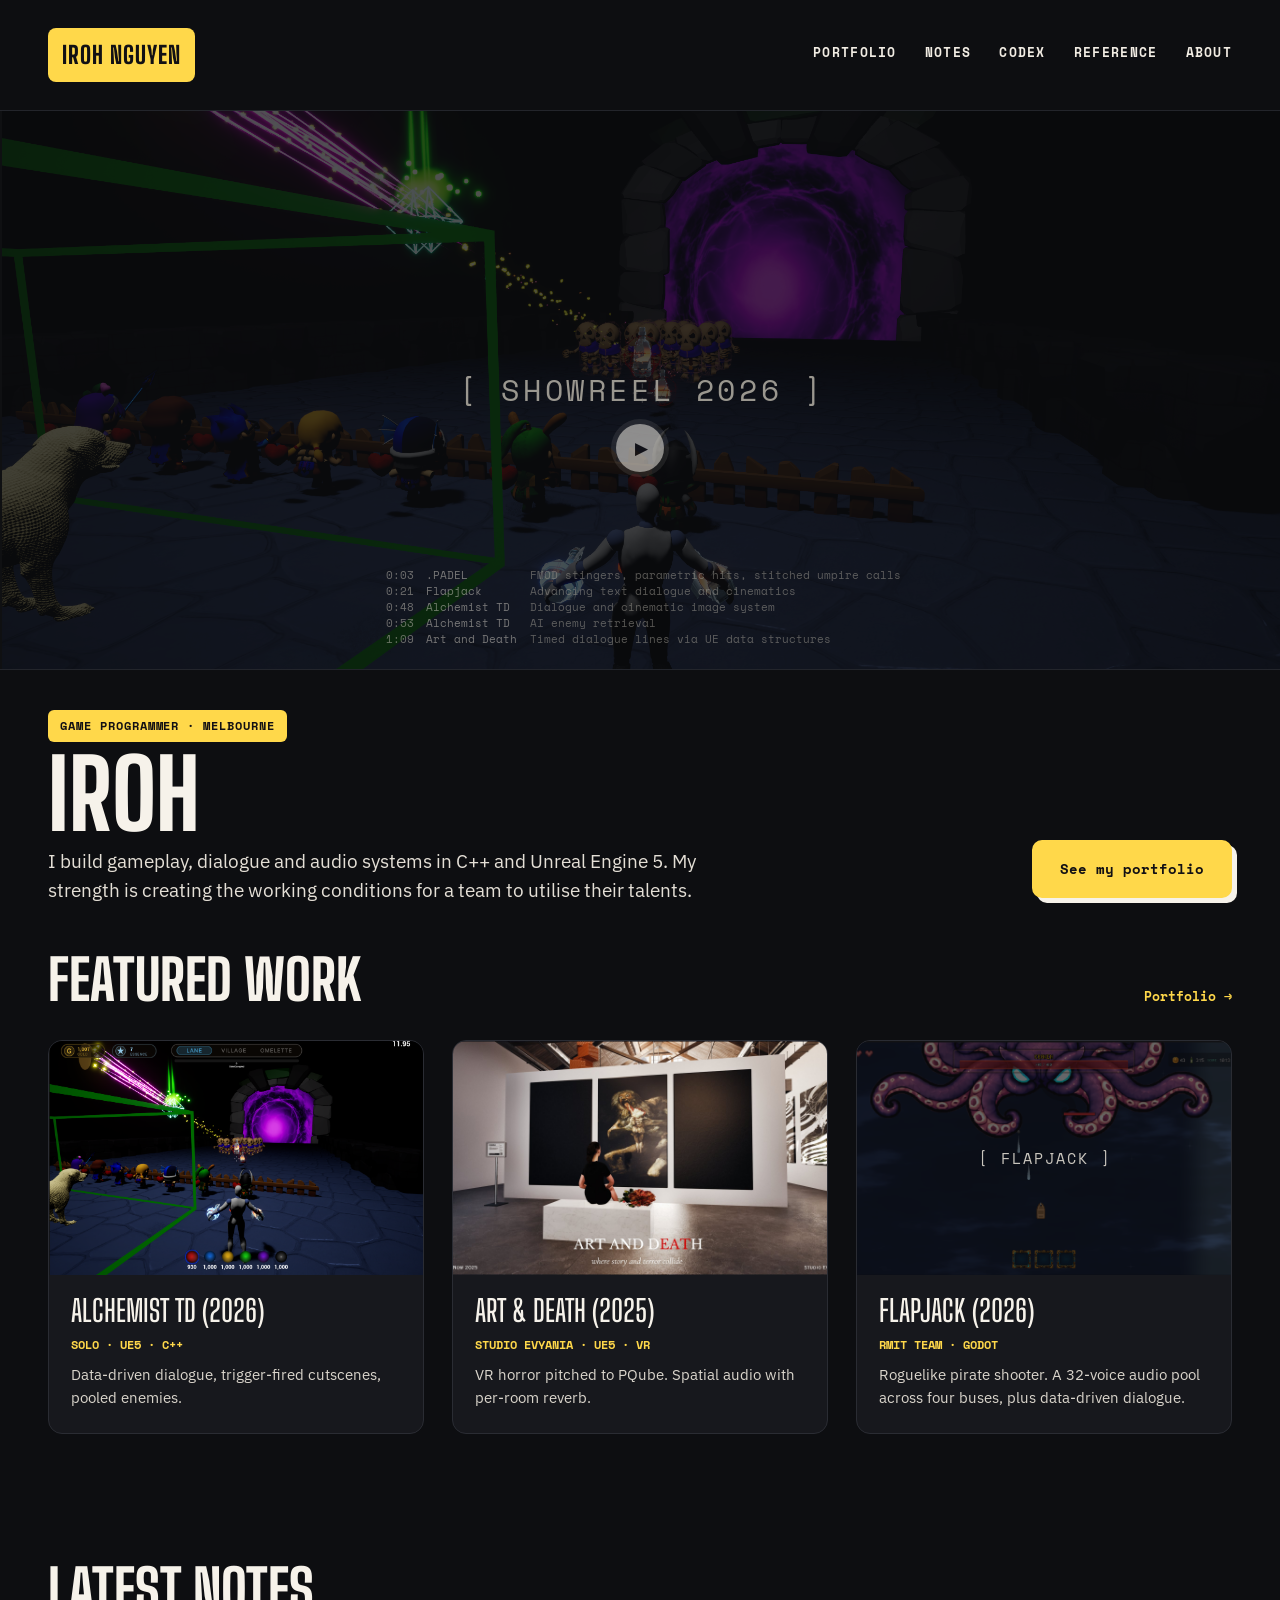
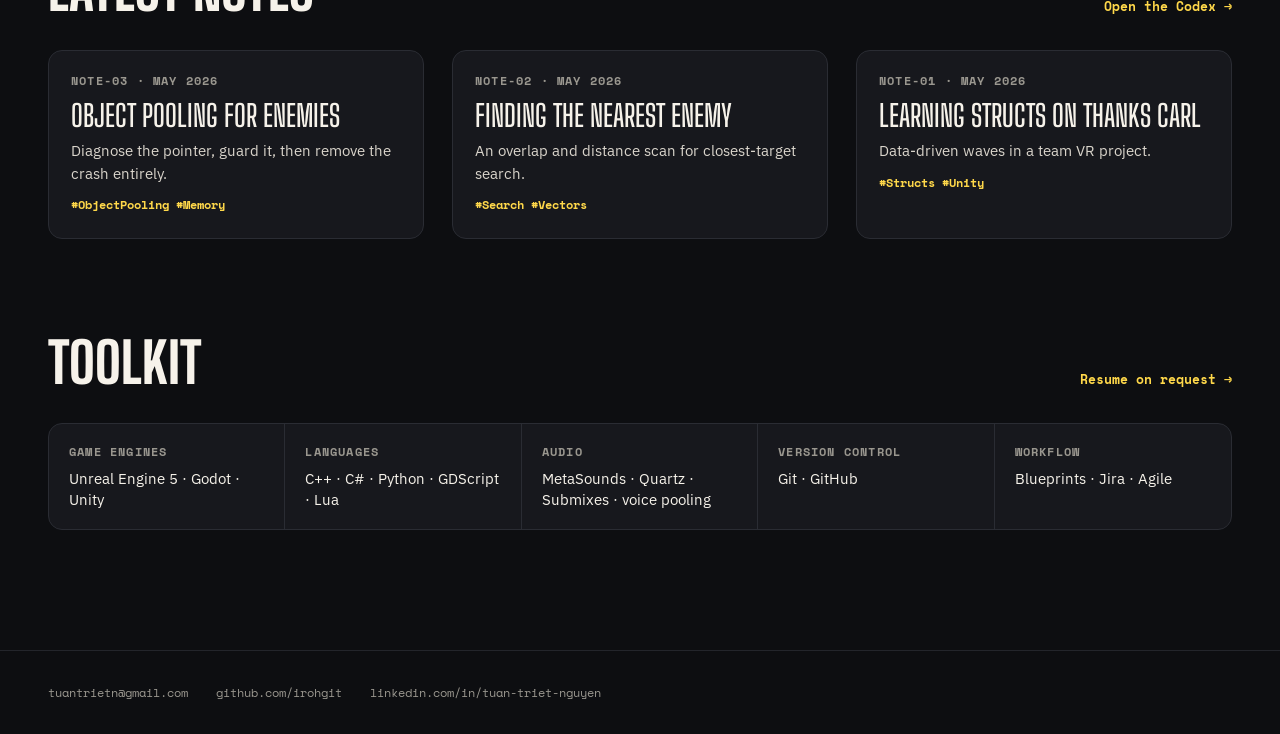
<file: index.html>
<!doctype html>
<html lang="en" data-root="">
<head>
<meta charset="utf-8">
<meta name="viewport" content="width=device-width, initial-scale=1">
<title>Iroh Nguyen · Game Programmer</title>
<meta name="description" content="Iroh Nguyen, game programmer in Melbourne. Gameplay, dialogue and audio systems in C++ and Unreal Engine 5.">
<link rel="preconnect" href="https://fonts.googleapis.com">
<link rel="preconnect" href="https://fonts.gstatic.com" crossorigin>
<link rel="stylesheet" href="https://fonts.googleapis.com/css2?family=Big+Shoulders+Display:wght@600;800&family=IBM+Plex+Sans:ital,wght@0,400;0,500;1,400&family=Space+Mono:wght@400;700&display=swap">
<link rel="stylesheet" href="assets/site.css">
</head>
<body class="page-home">
<header class="site-header wrap">
  <a class="logo" href="index.html">IROH NGUYEN</a>
  <nav class="site-nav" aria-label="Main"><a href="portfolio/index.html">Portfolio</a><a href="notes/index.html">Notes</a><a href="codex/index.html">Codex</a><a href="reference/index.html">Reference</a><a href="about/index.html">About</a></nav>
</header>
<main>
  <!-- HERO: video banner. Never autoplays; the poster image shows until the visitor presses play.
       Put the reel at assets/showreel.mp4. Until it exists, the button says "Showreel coming soon". -->
  <section class="hero" id="top" data-reel>
    <video class="hero-media" preload="metadata" playsinline poster="assets/gameplay_hero.png">
      <source src="assets/showreel.mp4" type="video/mp4">
    </video>
    <!-- The veil: a dark screen over the reel with a bracketed title, a play button and the chapter list.
         It fades away while the reel plays. -->
    <div class="hero-veil">
      <span class="veil-title">[ SHOWREEL 2026 ]</span>
      <button type="button" class="veil-play" data-play aria-label="Play showreel with sound"><span aria-hidden="true">▶</span></button>
      <!-- TODO: match these to the final cut. data-t is the start time in seconds. -->
      <ol class="chapters" aria-label="Showreel chapters">
        <li><button type="button" class="reel-mark" data-t="3"><span class="ch-time">0:03</span><span class="ch-game">.PADEL</span><span class="ch-what">FMOD stingers, parametric hits, stitched umpire calls</span></button></li>
        <li><button type="button" class="reel-mark" data-t="21"><span class="ch-time">0:21</span><span class="ch-game">Flapjack</span><span class="ch-what">Advancing text dialogue and cinematics</span></button></li>
        <li><button type="button" class="reel-mark" data-t="48"><span class="ch-time">0:48</span><span class="ch-game">Alchemist TD</span><span class="ch-what">Dialogue and cinematic image system</span></button></li>
        <li><button type="button" class="reel-mark" data-t="53"><span class="ch-time">0:53</span><span class="ch-game">Alchemist TD</span><span class="ch-what">AI enemy retrieval</span></button></li>
        <li><button type="button" class="reel-mark" data-t="69"><span class="ch-time">1:09</span><span class="ch-game">Art and Death</span><span class="ch-what">Timed dialogue lines via UE data structures</span></button></li>
      </ol>
    </div>
  </section>

  <!-- INTRO: who I am, in one tight band between the reel and the work -->
  <section class="intro wrap">
    <div class="intro-text">
      <span class="chip">GAME PROGRAMMER · MELBOURNE</span>
      <h1>Iroh</h1>
      <p>I build gameplay, dialogue and audio systems in C++ and Unreal Engine 5. My strength is creating the working conditions for a team to utilise their talents.</p>
    </div>
    <a class="btn btn-primary" href="portfolio/index.html">See my portfolio</a>
  </section>

  <section class="section wrap" id="work" style="padding-top:40px">
    <div class="section-head">
      <h2>Featured work</h2>
      <a class="more" href="portfolio/index.html">Portfolio →</a>
    </div>
    <div class="grid-3">
      <a class="card" href="portfolio/index.html#alchemist">
        <img class="card-media" src="assets/gameplay_hero.png" alt="Alchemist TD gameplay">
        <div class="card-body">
          <span class="card-title">Alchemist TD (2026)</span>
          <span class="tags">SOLO · UE5 · C++</span>
          <p>Data-driven dialogue, trigger-fired cutscenes, pooled enemies.</p>
        </div>
      </a>
      <a class="card" href="portfolio/index.html#artdeath">
        <img class="card-media" src="assets/art_and_death.jpg" alt="Art and Death key art: Jennifer sits before a triptych in a gallery">
        <div class="card-body">
          <span class="card-title">Art &amp; Death (2025)</span>
          <span class="tags">STUDIO EVYANIA · UE5 · VR</span>
          <p>VR horror pitched to PQube. Spatial audio with per-room reverb.</p>
        </div>
      </a>
      <a class="card" href="portfolio/flapjack.html">
        <div class="card-media veiled"><img src="assets/flapjack.png" alt="Flapjack: the Kraken final boss looming over the player ship"><span class="veil-label">[ FLAPJACK ]</span></div>
        <div class="card-body">
          <span class="card-title">Flapjack (2026)</span>
          <span class="tags">RMIT TEAM · GODOT</span>
          <p>Roguelike pirate shooter. A 32-voice audio pool across four buses, plus data-driven dialogue.</p>
        </div>
      </a>
    </div>
  </section>

  <section class="section wrap" id="notes">
    <div class="section-head">
      <h2>Latest notes</h2>
      <a class="more" href="codex/index.html">Open the Codex →</a>
    </div>
    <div class="grid-3">
      <a class="card" href="notes/index.html#post-pooling">
        <div class="card-body">
          <span class="kicker">NOTE-03 · MAY 2026</span>
          <span class="card-title">Object pooling for enemies</span>
          <p>Diagnose the pointer, guard it, then remove the crash entirely.</p>
          <span class="tags">#ObjectPooling #Memory</span>
        </div>
      </a>
      <a class="card" href="notes/index.html#post-nearest">
        <div class="card-body">
          <span class="kicker">NOTE-02 · MAY 2026</span>
          <span class="card-title">Finding the nearest enemy</span>
          <p>An overlap and distance scan for closest-target search.</p>
          <span class="tags">#Search #Vectors</span>
        </div>
      </a>
      <a class="card" href="notes/index.html#post-thankscarl">
        <div class="card-body">
          <span class="kicker">NOTE-01 · MAY 2026</span>
          <span class="card-title">Learning structs on Thanks Carl</span>
          <p>Data-driven waves in a team VR project.</p>
          <span class="tags">#Structs #Unity</span>
        </div>
      </a>
    </div>
  </section>
  <!-- TOOLKIT STRIP: the IMDb-style "details" box, now the last thing before the footer. -->
  <section class="section wrap" id="toolkit" style="padding-top:56px">
    <div class="section-head"><h2>Toolkit</h2><a class="more" href="mailto:tuantrietn@gmail.com">Resume on request →</a></div>
    <div class="details" aria-label="Toolkit" style="margin-top:0">
      <div><span class="kicker">Game engines</span><span class="v">Unreal Engine 5 · Godot · Unity</span></div>
      <div><span class="kicker">Languages</span><span class="v">C++ · C# · Python · GDScript · Lua</span></div>
      <div><span class="kicker">Audio</span><span class="v">MetaSounds · Quartz · Submixes · voice pooling</span></div>
      <div><span class="kicker">Version control</span><span class="v">Git · GitHub</span></div>
      <div><span class="kicker">Workflow</span><span class="v">Blueprints · Jira · Agile</span></div>
    </div>
  </section>
</main>

<script>
  // Showreel: plays only when the visitor asks. While playing, the text steps aside and
  // native controls appear; pausing or reaching the end brings the banner back.
  (function () {
    const hero = document.querySelector('[data-reel]');
    if (!hero) return;
    const video = hero.querySelector('video');
    const play = hero.querySelector('[data-play]');
    let available = true;

    function unavailable() {
      available = false;
      hero.classList.add('reel-missing');
      play.disabled = true;
      hero.querySelectorAll('.reel-mark').forEach(m => m.disabled = true);
    }
    video.querySelector('source').addEventListener('error', unavailable);
    video.addEventListener('error', unavailable);
    // the error may already have fired before this script ran
    if (video.networkState === HTMLMediaElement.NETWORK_NO_SOURCE) unavailable();

    function start(t) {
      if (!available) return;
      if (typeof t === 'number') {
        // seeking needs the video's metadata; wait for it if it hasn't arrived yet
        if (video.readyState >= 1) video.currentTime = t;
        else video.addEventListener('loadedmetadata', () => { video.currentTime = t; }, { once: true });
      }
      video.muted = false;              // user pressed play, so sound is allowed and it's an audio portfolio
      video.play().catch(() => {});
    }
    play.addEventListener('click', () => start());
    hero.querySelectorAll('.reel-mark').forEach(m => m.addEventListener('click', () => start(Number(m.dataset.t))));

    video.addEventListener('play', () => { hero.classList.add('playing'); video.controls = true; });
    const reset = () => { hero.classList.remove('playing'); video.controls = false; };
    video.addEventListener('pause', reset);
    video.addEventListener('ended', reset);
  })();
</script>

<footer class="site-footer">
  <div class="wrap">
    <a href="mailto:tuantrietn@gmail.com">tuantrietn@gmail.com</a>
    <a href="https://github.com/irohgit" target="_blank" rel="noopener">github.com/irohgit</a>
    <a href="https://www.linkedin.com/in/tuan-triet-nguyen" target="_blank" rel="noopener">linkedin.com/in/tuan-triet-nguyen</a>
  </div>
</footer>
</body>
</html>
</file>
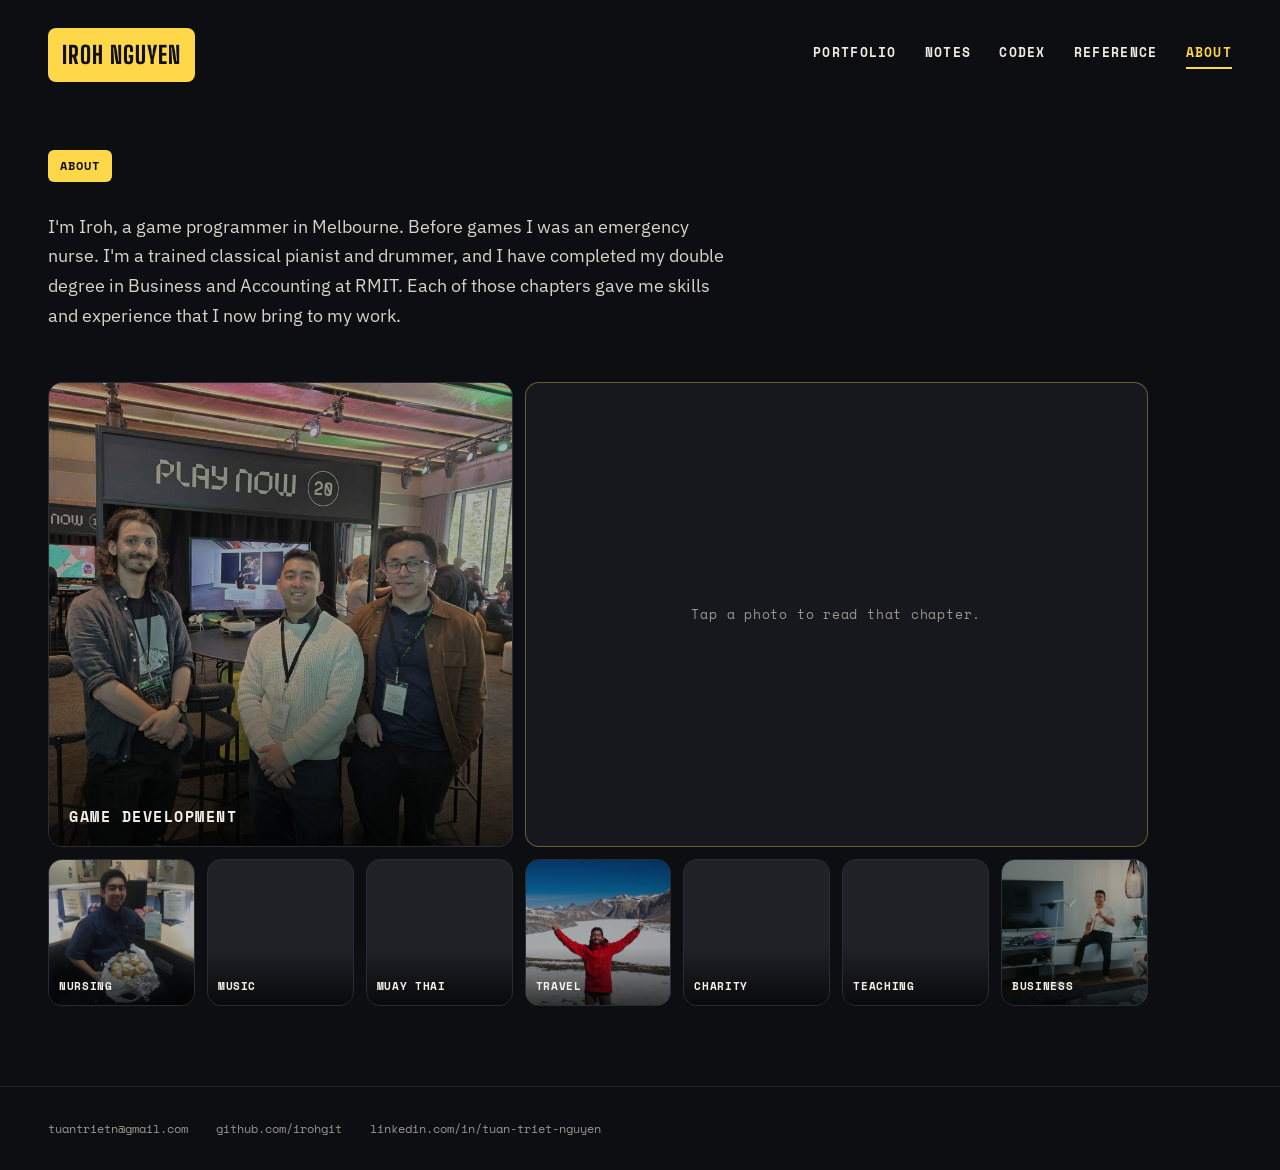
<file: about/index.html>
<!doctype html>
<html lang="en" data-root="../">
<head>
<meta charset="utf-8">
<meta name="viewport" content="width=device-width, initial-scale=1">
<title>About · Iroh Nguyen</title>
<meta name="description" content="Iroh Nguyen, game programmer in Melbourne. Gameplay, dialogue and audio systems in C++ and Unreal Engine 5.">
<link rel="preconnect" href="https://fonts.googleapis.com">
<link rel="preconnect" href="https://fonts.gstatic.com" crossorigin>
<link rel="stylesheet" href="https://fonts.googleapis.com/css2?family=Big+Shoulders+Display:wght@600;800&family=IBM+Plex+Sans:ital,wght@0,400;0,500;1,400&family=Space+Mono:wght@400;700&display=swap">
<link rel="stylesheet" href="../assets/site.css">
</head>
<body class="">
<header class="site-header wrap">
  <a class="logo" href="../index.html">IROH NGUYEN</a>
  <nav class="site-nav" aria-label="Main"><a href="../portfolio/index.html">Portfolio</a><a href="../notes/index.html">Notes</a><a href="../codex/index.html">Codex</a><a href="../reference/index.html">Reference</a><a href="../about/index.html" aria-current="page">About</a></nav>
</header>
<main class="wrap">
  <div class="page-intro">
    <span class="chip">ABOUT</span>
    <p class="about-summary">I'm Iroh, a game programmer in Melbourne. Before games I was an emergency nurse. I'm a trained classical pianist and drummer, and I have completed my double degree in Business and Accounting at RMIT. Each of those chapters gave me skills and experience that I now bring to my work.</p>
  </div>

  <!-- 3x3 grid. The centre shows the summary; tapping an outer tile swaps in that tile's <template>.
       Keep each chapter under about 40 words so it fits the square without scrolling.
       Photos are 800x800 squares in assets/about_KEY.jpg. -->
  <section class="about-grid" data-about>
    <button type="button" class="about-tile" data-key="nursing" aria-pressed="false" aria-controls="about-panel">
      <img src="../assets/about_nursing.jpg" alt="Iroh at the nurses' station holding a thank-you card and a tray of pastries" loading="lazy">
      <span class="about-label">Nursing</span>
    </button>
    <button type="button" class="about-tile" data-key="music" aria-pressed="false" aria-controls="about-panel">
      <span class="about-ph">[ MUSIC ]</span>
      <span class="about-label">Music</span>
    </button>
    <button type="button" class="about-tile" data-key="muaythai" aria-pressed="false" aria-controls="about-panel">
      <span class="about-ph">[ MUAY THAI ]</span>
      <span class="about-label">Muay Thai</span>
    </button>
    <button type="button" class="about-tile" data-key="travel" aria-pressed="false" aria-controls="about-panel">
      <img src="../assets/about_travel.jpg" alt="Iroh in a red jacket, arms raised, in front of frozen Tilicho Lake in the Annapurna range" loading="lazy">
      <span class="about-label">Travel</span>
    </button>
    <div class="about-centre" id="about-panel" aria-live="polite">
      <div class="about-panel is-empty" data-panel>
        <p class="about-empty">Tap a photo to read that chapter.</p>
      </div>
      <button type="button" class="about-back" data-back hidden>← Back</button>
    </div>
    <button type="button" class="about-tile" data-key="charity" aria-pressed="false" aria-controls="about-panel">
      <span class="about-ph">[ CHARITY ]</span>
      <span class="about-label">Charity</span>
    </button>
    <button type="button" class="about-tile" data-key="teaching" aria-pressed="false" aria-controls="about-panel">
      <span class="about-ph">[ TEACHING ]</span>
      <span class="about-label">Teaching</span>
    </button>
    <button type="button" class="about-tile" data-key="business" aria-pressed="false" aria-controls="about-panel">
      <img src="../assets/about_business.jpg" alt="Iroh in a Frontline Label tee, with bagged stock on the shelf beside him" loading="lazy">
      <span class="about-label">Business</span>
    </button>
    <button type="button" class="about-tile" data-key="gamedev" aria-pressed="false" aria-controls="about-panel">
      <img src="../assets/about_gamedev.jpg" alt="Iroh with two teammates in front of the Art and Death booth at PlayNow Melbourne" loading="lazy">
      <span class="about-label">Game Development</span>
    </button>
  </section>

  <template id="about-nursing">
    <span class="kicker">NURSING</span>
    <p>I worked as an emergency nurse. The emergency department taught me to stay calm under pressure, deal with what matters most first, and trust the team around me.</p>
  </template>
  <template id="about-music">
    <span class="kicker">MUSIC</span>
    <p>I'm a classically trained pianist. I earned a piano scholarship in high school and played in the Beijing Youth Olympics orchestra. Years of daily practice taught me that craft is built in small repetitions.</p>
  </template>
  <template id="about-muaythai">
    <span class="kicker">MUAY THAI</span>
    <p>Muay Thai is the traditional martial art of Thailand. I train because it's challenging, it keeps me healthy and it's social. Every session is repetition, discipline and learning from my mistakes, which is how I approach code too.</p>
  </template>
  <template id="about-travel">
    <span class="kicker">TRAVEL</span>
    <p>This is Tilicho Lake on the Annapurna circuit in Nepal, one of the highest lakes in the world. I did this trek solo, with a map to guide me. It taught me to take things one step at a time and to plan properly.</p>
  </template>
  <template id="about-charity">
    <span class="kicker">CHARITY</span>
    <p>I helped run community events with LACSI, including their Youth Week. I also organised a children's charity concert, where I played Joe Hisaishi's <i>Merry-Go-Round of Life</i> with a violinist.</p>
  </template>
  <template id="about-teaching">
    <span class="kicker">TEACHING</span>
    <p>I teach piano to adult learners and have taught children too. I've volunteered as a tutor at two homework clubs for over a decade, and spoken at a CPA conference. I thoroughly enjoy sharing what I know. It's why I keep a Codex of everything I've learnt, and write notes and case studies so others can learn too.</p>
  </template>
  <template id="about-business">
    <span class="kicker">BUSINESS</span>
    <p>In 2019 I started Frontline Label, an apparel brand, and built its online store myself in Python and Django, with Stripe for payments. I ran it until 2023. I have completed a double degree in Business and Accounting at RMIT.</p>
  </template>
  <template id="about-gamedev">
    <span class="kicker">GAME DEVELOPMENT</span>
    <p>This is PlayNow Melbourne 2025, where our team showed our VR horror game Art &amp; Death to publishers. One of my colleagues at RMIT introduced me to making games in 2024, and I got hooked. In 2025 I took a course in virtual reality and brought what I learnt into our horror game.</p>
  </template>

  <script>
  (function () {
    const grid = document.querySelector('[data-about]');
    const panel = grid.querySelector('[data-panel]');
    const back = grid.querySelector('[data-back]');
    const summary = panel.innerHTML;
    const tiles = grid.querySelectorAll('.about-tile');
    function show(key) {
      tiles.forEach(t => t.setAttribute('aria-pressed', String(t.dataset.key === key)));
      const tpl = key && document.getElementById('about-' + key);
      panel.innerHTML = tpl ? tpl.innerHTML : summary;
      panel.classList.toggle('is-empty', !tpl);
      back.hidden = !tpl;
      panel.classList.remove('swap'); void panel.offsetWidth; panel.classList.add('swap');
    }
    tiles.forEach(t => t.addEventListener('click', () =>
      show(t.getAttribute('aria-pressed') === 'true' ? null : t.dataset.key)));
    back.addEventListener('click', () => show(null));
    document.addEventListener('keydown', e => { if (e.key === 'Escape') show(null); });
    // a click anywhere outside the tiles and the panel goes straight back to the summary
    document.addEventListener('click', e => {
      if (back.hidden) return;
      if (!e.target.closest('.about-tile, .about-centre')) show(null);
    });
  })();
  </script>
</main>

<footer class="site-footer">
  <div class="wrap">
    <a href="mailto:tuantrietn@gmail.com">tuantrietn@gmail.com</a>
    <a href="https://github.com/irohgit" target="_blank" rel="noopener">github.com/irohgit</a>
    <a href="https://www.linkedin.com/in/tuan-triet-nguyen" target="_blank" rel="noopener">linkedin.com/in/tuan-triet-nguyen</a>
  </div>
</footer>
</body>
</html>
</file>
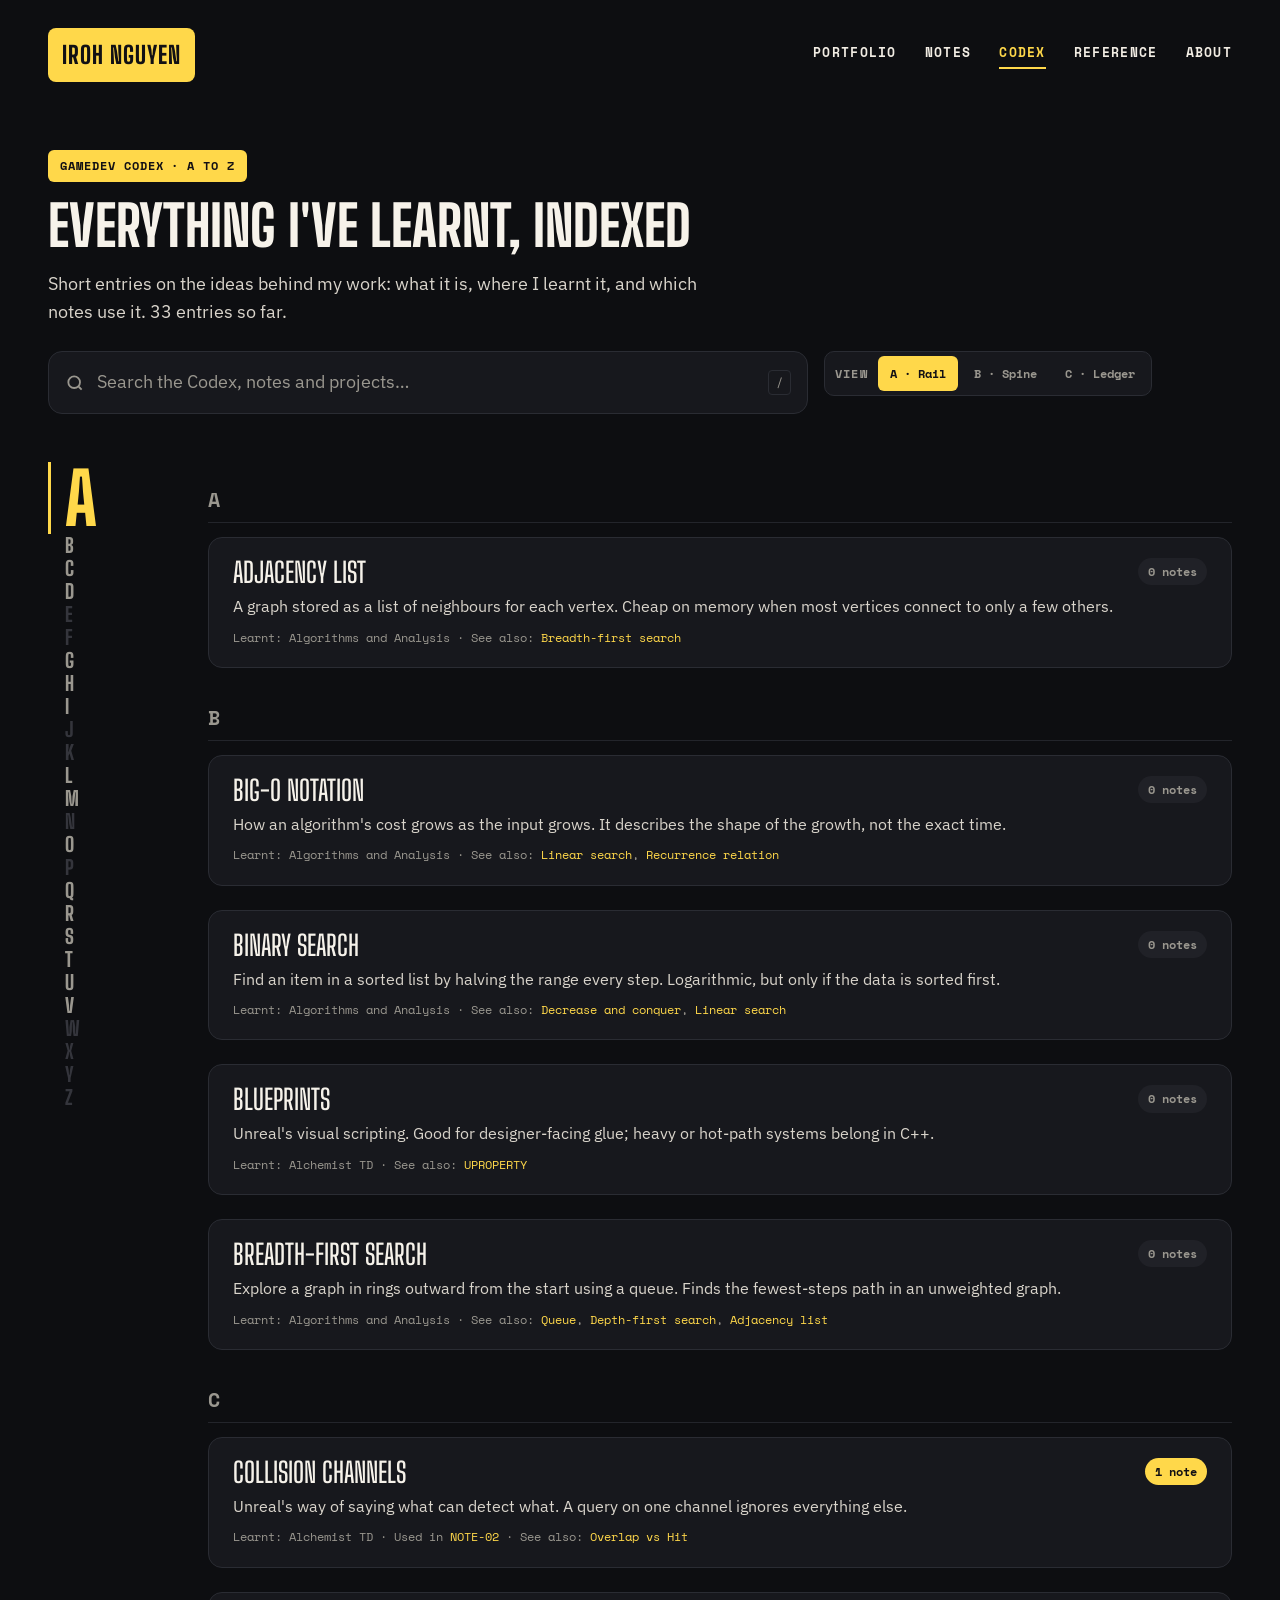
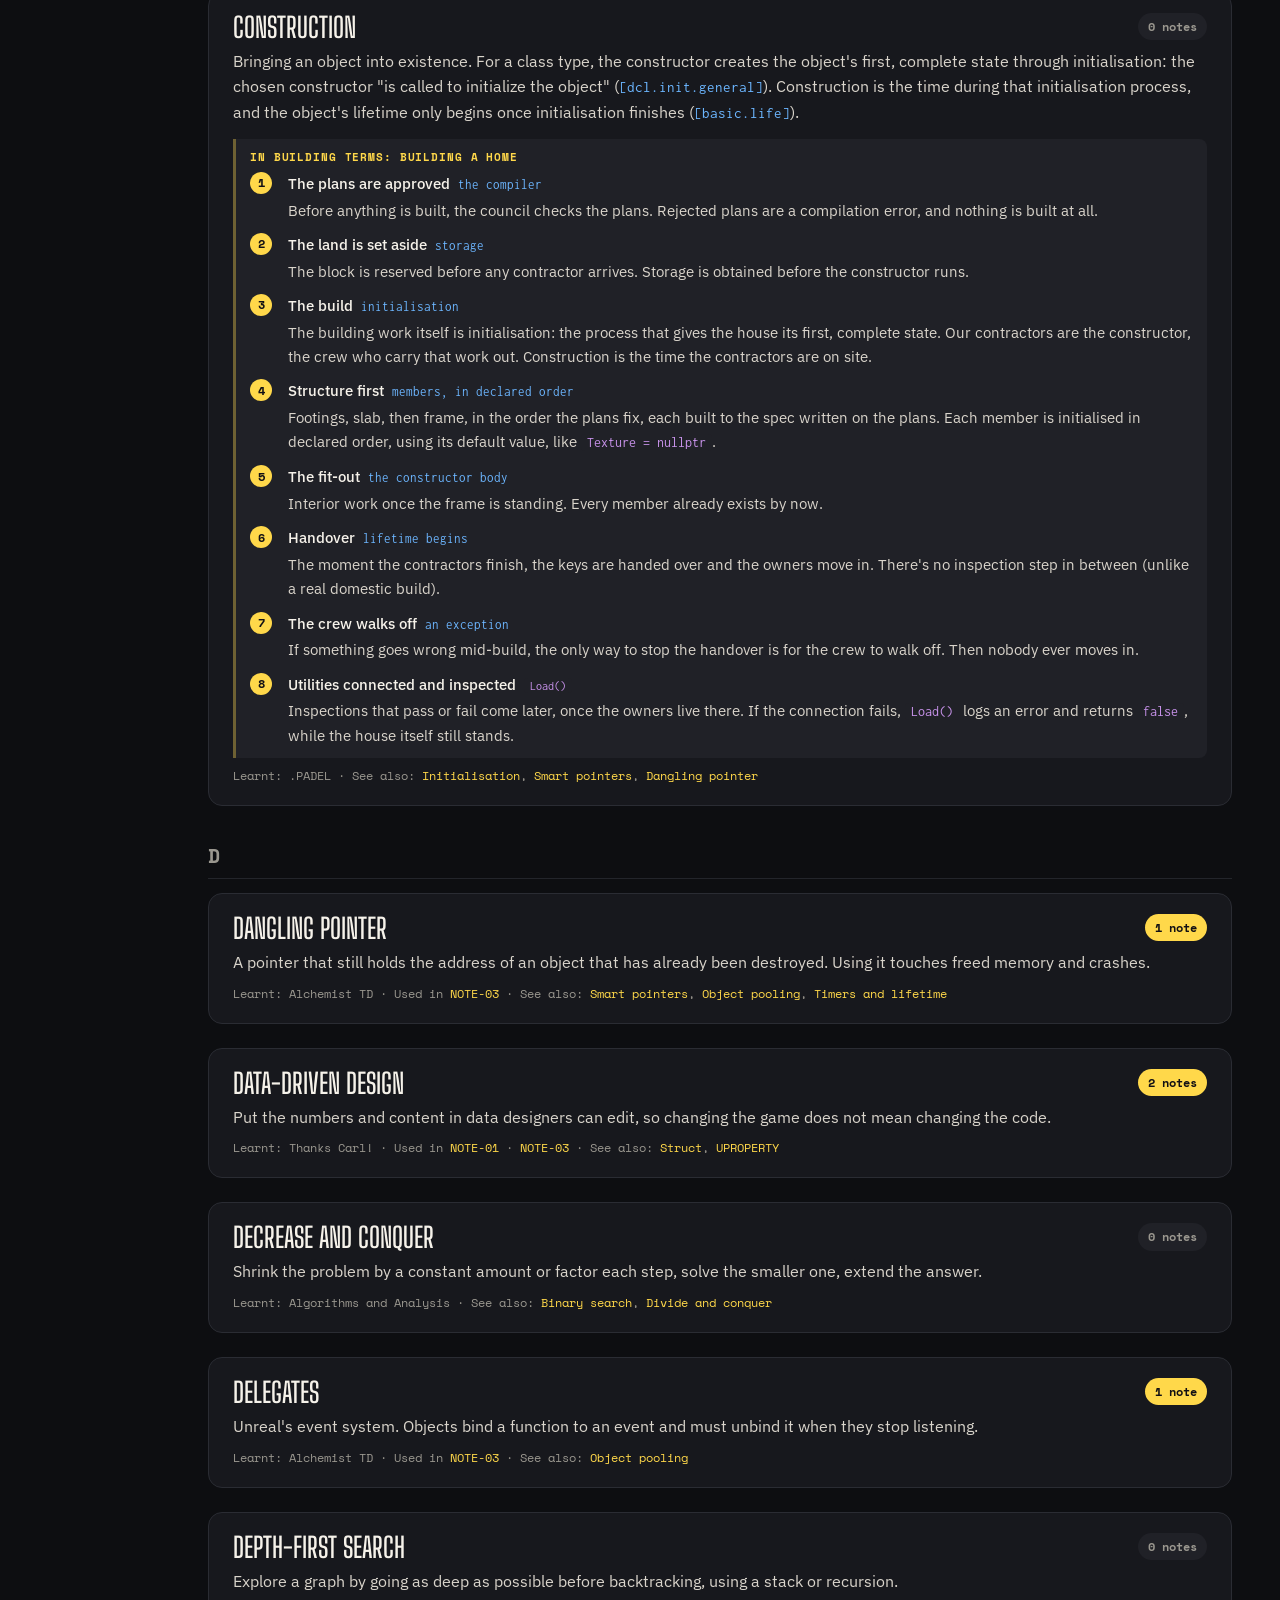
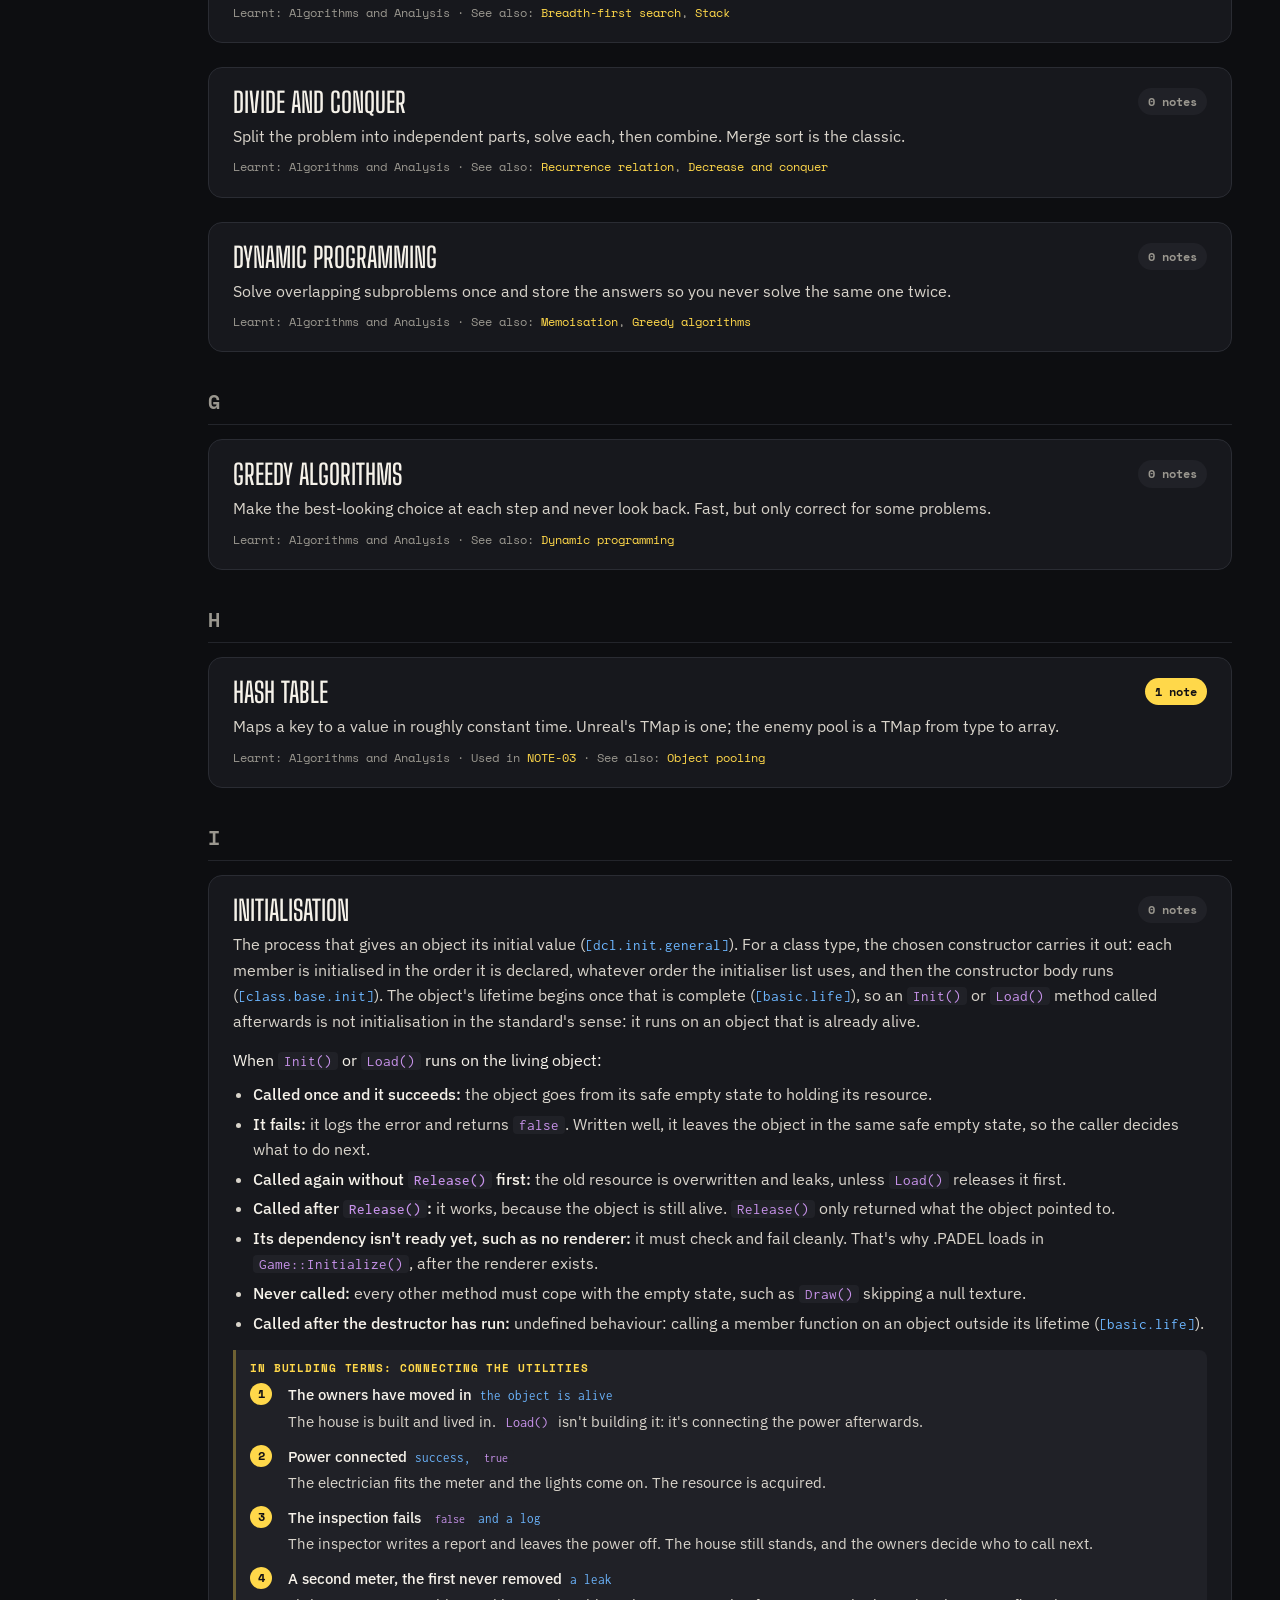
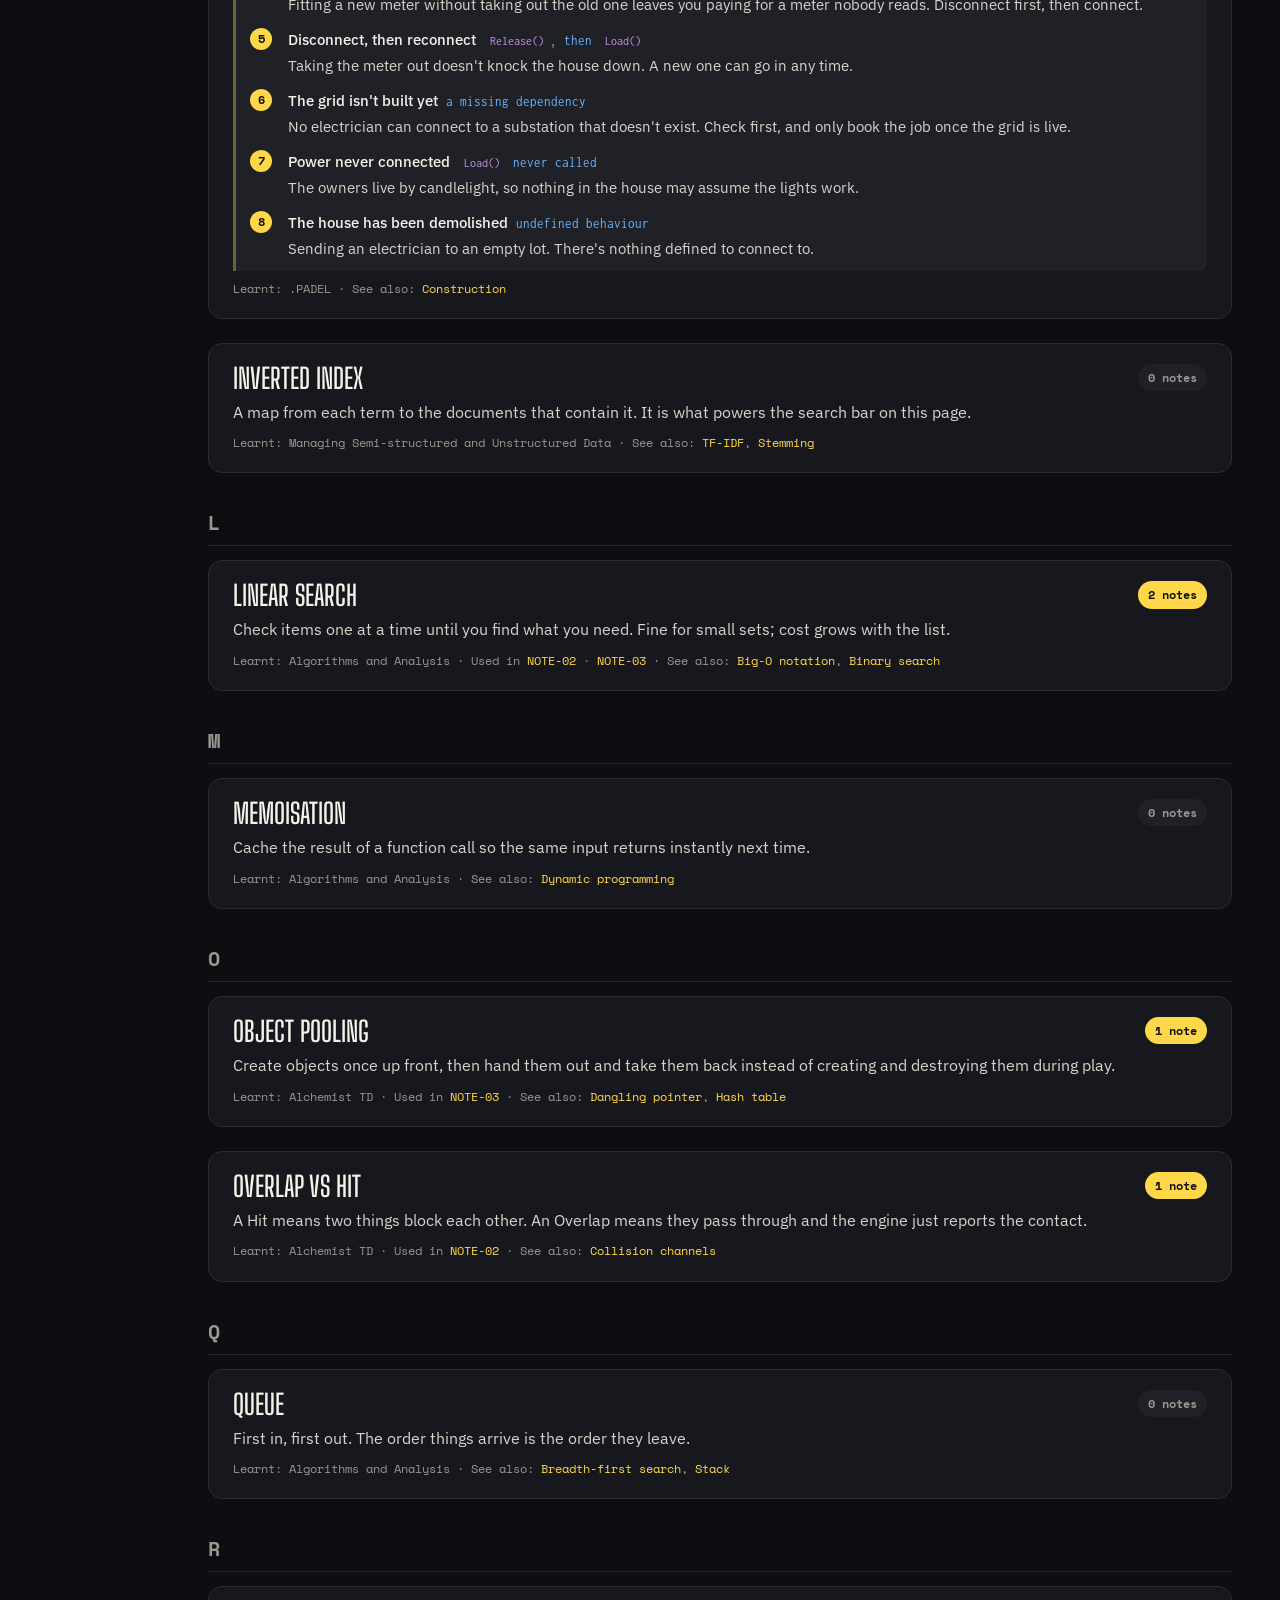
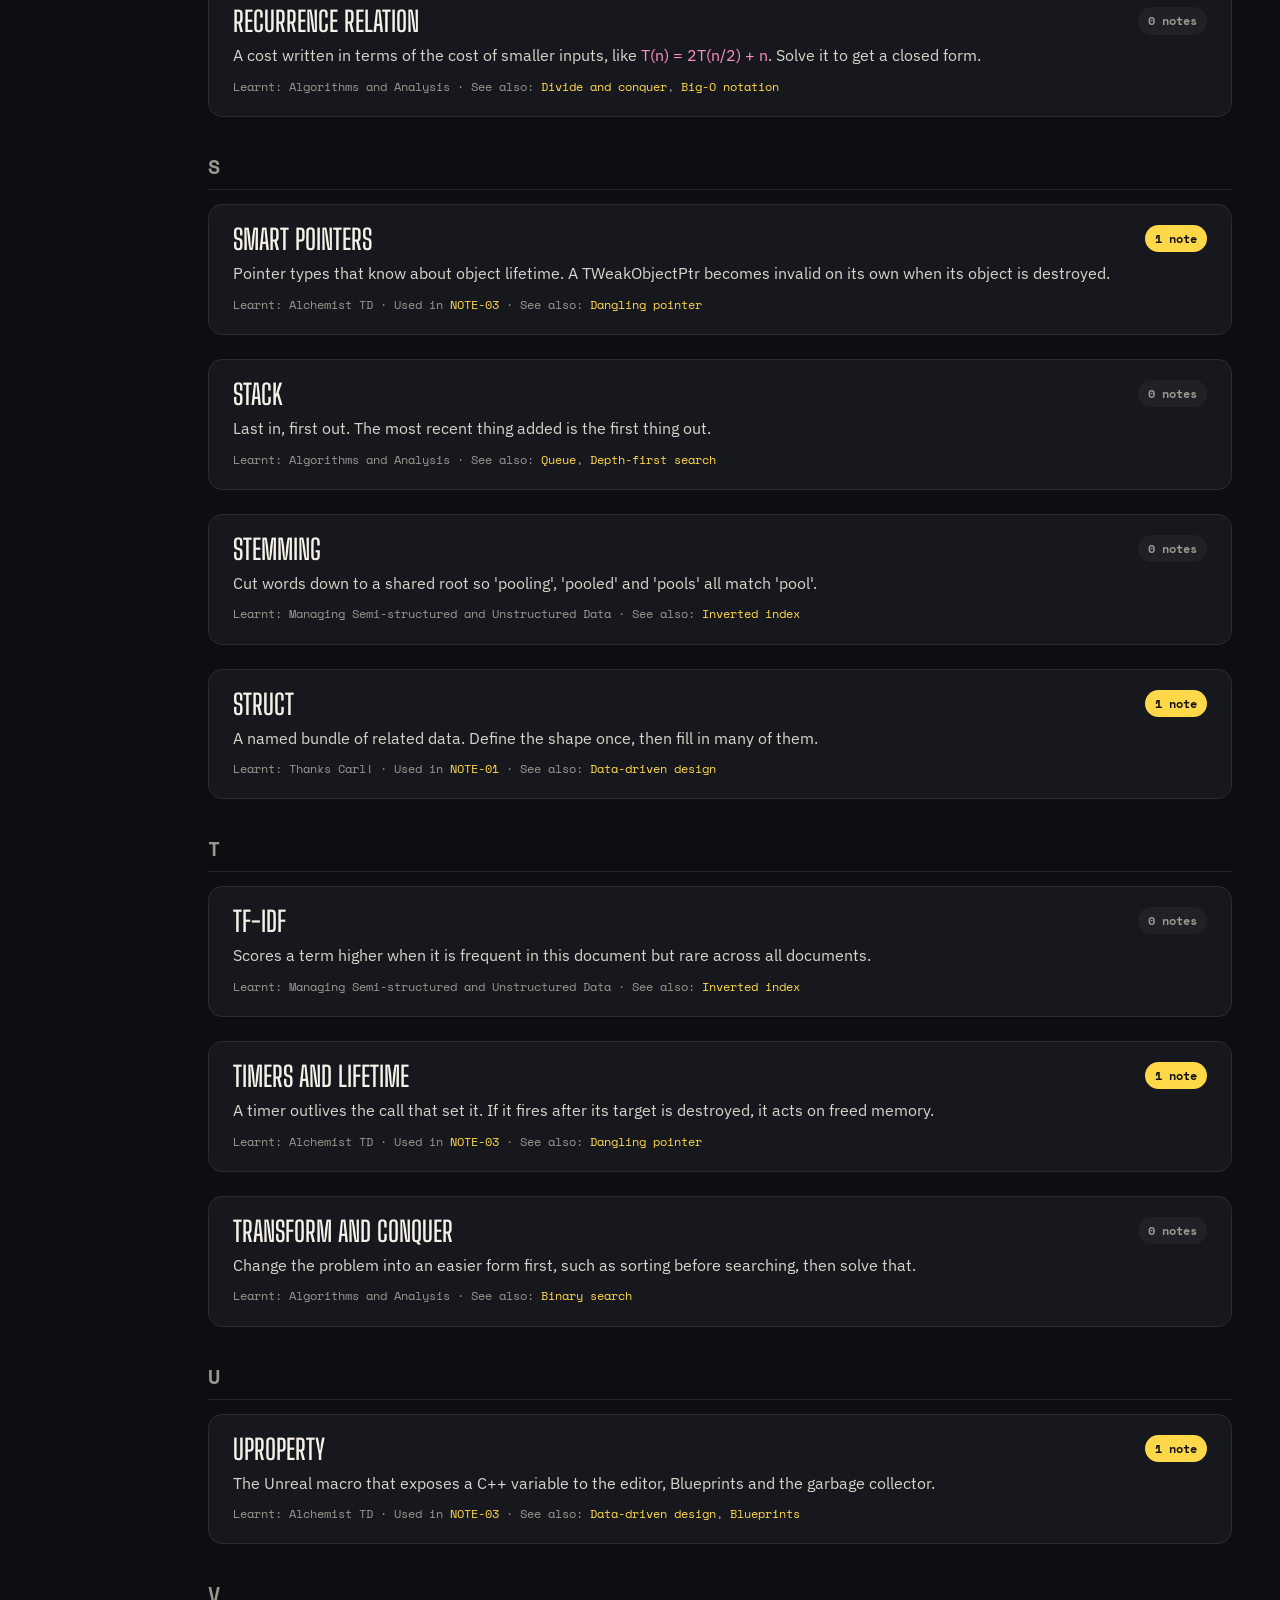
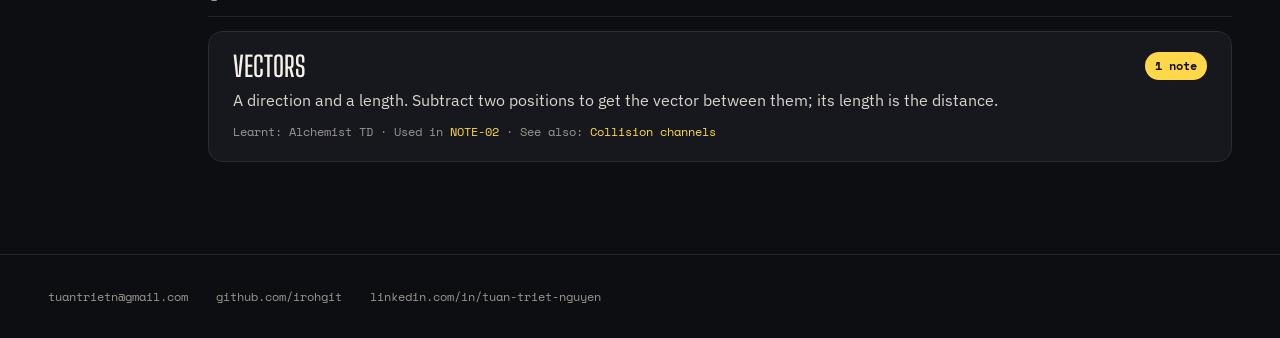
<file: codex/index.html>
<!doctype html>
<html lang="en" data-root="../">
<head>
<meta charset="utf-8">
<meta name="viewport" content="width=device-width, initial-scale=1">
<title>GameDev Codex · Iroh Nguyen</title>
<meta name="description" content="Iroh Nguyen, game programmer in Melbourne. Gameplay, dialogue and audio systems in C++ and Unreal Engine 5.">
<link rel="preconnect" href="https://fonts.googleapis.com">
<link rel="preconnect" href="https://fonts.gstatic.com" crossorigin>
<link rel="stylesheet" href="https://fonts.googleapis.com/css2?family=Big+Shoulders+Display:wght@600;800&family=IBM+Plex+Sans:ital,wght@0,400;0,500;1,400&family=Space+Mono:wght@400;700&family=Inconsolata:wght@400;600&display=swap">
<link rel="stylesheet" href="../assets/site.css">
</head>
<body class="">
<header class="site-header wrap">
  <a class="logo" href="../index.html">IROH NGUYEN</a>
  <nav class="site-nav" aria-label="Main"><a href="../portfolio/index.html">Portfolio</a><a href="../notes/index.html">Notes</a><a href="../codex/index.html" aria-current="page">Codex</a><a href="../reference/index.html">Reference</a><a href="../about/index.html">About</a></nav>
</header>
<main class="wrap codex view-rail" data-codex>
  <div class="page-intro">
    <span class="chip">GAMEDEV CODEX · A TO Z</span>
    <h1 class="page-title">Everything I've learnt, indexed</h1>
    <p>Short entries on the ideas behind my work: what it is, where I learnt it, and which notes use it. 33 entries so far.</p>
    <div class="codex-tools">
      <div class="search" data-search>
      <svg viewBox="0 0 24 24" fill="none" stroke="currentColor" stroke-width="2.2" aria-hidden="true"><circle cx="11" cy="11" r="7"/><path d="m20 20-3.5-3.5"/></svg>
      <input type="search" placeholder="Search the Codex, notes and projects…" aria-label="Search the site" autocomplete="off">
      <kbd>/</kbd>
      <div class="search-results" hidden></div>
    </div>
      <div class="view-switch" role="group" aria-label="Choose a layout"><span class="kicker" style="align-self:center;padding:0 6px">View</span><button type="button" data-view="rail" aria-pressed="true">A · Rail</button><button type="button" data-view="spine" aria-pressed="false">B · Spine</button><button type="button" data-view="ledger" aria-pressed="false">C · Ledger</button></div>
    </div>
  </div>
  <div class="codex-body">
    <nav class="az-rail" aria-label="Jump to letter"><a class="az-item" href="#letter-a" data-az="A">A</a><a class="az-item" href="#letter-b" data-az="B">B</a><a class="az-item" href="#letter-c" data-az="C">C</a><a class="az-item" href="#letter-d" data-az="D">D</a><span class="az-item empty">E</span><span class="az-item empty">F</span><a class="az-item" href="#letter-g" data-az="G">G</a><a class="az-item" href="#letter-h" data-az="H">H</a><a class="az-item" href="#letter-i" data-az="I">I</a><span class="az-item empty">J</span><span class="az-item empty">K</span><a class="az-item" href="#letter-l" data-az="L">L</a><a class="az-item" href="#letter-m" data-az="M">M</a><span class="az-item empty">N</span><a class="az-item" href="#letter-o" data-az="O">O</a><span class="az-item empty">P</span><a class="az-item" href="#letter-q" data-az="Q">Q</a><a class="az-item" href="#letter-r" data-az="R">R</a><a class="az-item" href="#letter-s" data-az="S">S</a><a class="az-item" href="#letter-t" data-az="T">T</a><a class="az-item" href="#letter-u" data-az="U">U</a><a class="az-item" href="#letter-v" data-az="V">V</a><span class="az-item empty">W</span><span class="az-item empty">X</span><span class="az-item empty">Y</span><span class="az-item empty">Z</span></nav>
    <div class="codex-main">
      <div class="here-bar"><span data-here></span><nav class="az-mini" aria-label="Jump to letter"><a class="az-mini-item" href="#letter-a" data-az="A">A</a><a class="az-mini-item" href="#letter-b" data-az="B">B</a><a class="az-mini-item" href="#letter-c" data-az="C">C</a><a class="az-mini-item" href="#letter-d" data-az="D">D</a><span class="az-mini-item empty">E</span><span class="az-mini-item empty">F</span><a class="az-mini-item" href="#letter-g" data-az="G">G</a><a class="az-mini-item" href="#letter-h" data-az="H">H</a><a class="az-mini-item" href="#letter-i" data-az="I">I</a><span class="az-mini-item empty">J</span><span class="az-mini-item empty">K</span><a class="az-mini-item" href="#letter-l" data-az="L">L</a><a class="az-mini-item" href="#letter-m" data-az="M">M</a><span class="az-mini-item empty">N</span><a class="az-mini-item" href="#letter-o" data-az="O">O</a><span class="az-mini-item empty">P</span><a class="az-mini-item" href="#letter-q" data-az="Q">Q</a><a class="az-mini-item" href="#letter-r" data-az="R">R</a><a class="az-mini-item" href="#letter-s" data-az="S">S</a><a class="az-mini-item" href="#letter-t" data-az="T">T</a><a class="az-mini-item" href="#letter-u" data-az="U">U</a><a class="az-mini-item" href="#letter-v" data-az="V">V</a><span class="az-mini-item empty">W</span><span class="az-mini-item empty">X</span><span class="az-mini-item empty">Y</span><span class="az-mini-item empty">Z</span></nav></div>
      <nav class="az-bar" aria-label="Jump to letter"><a class="az-bar-item" href="#letter-a" data-az="A">A</a><a class="az-bar-item" href="#letter-b" data-az="B">B</a><a class="az-bar-item" href="#letter-c" data-az="C">C</a><a class="az-bar-item" href="#letter-d" data-az="D">D</a><span class="az-bar-item empty">E</span><span class="az-bar-item empty">F</span><a class="az-bar-item" href="#letter-g" data-az="G">G</a><a class="az-bar-item" href="#letter-h" data-az="H">H</a><a class="az-bar-item" href="#letter-i" data-az="I">I</a><span class="az-bar-item empty">J</span><span class="az-bar-item empty">K</span><a class="az-bar-item" href="#letter-l" data-az="L">L</a><a class="az-bar-item" href="#letter-m" data-az="M">M</a><span class="az-bar-item empty">N</span><a class="az-bar-item" href="#letter-o" data-az="O">O</a><span class="az-bar-item empty">P</span><a class="az-bar-item" href="#letter-q" data-az="Q">Q</a><a class="az-bar-item" href="#letter-r" data-az="R">R</a><a class="az-bar-item" href="#letter-s" data-az="S">S</a><a class="az-bar-item" href="#letter-t" data-az="T">T</a><a class="az-bar-item" href="#letter-u" data-az="U">U</a><a class="az-bar-item" href="#letter-v" data-az="V">V</a><span class="az-bar-item empty">W</span><span class="az-bar-item empty">X</span><span class="az-bar-item empty">Y</span><span class="az-bar-item empty">Z</span></nav>
      <section class="letter-group" id="letter-a" data-letter="A"><h2 class="big-letter">A</h2><div class="entries"><div class="entry" id="adjacency-list"><h3>Adjacency list</h3><span class="count zero">0 notes</span><p>A graph stored as a list of neighbours for each vertex. Cheap on memory when most vertices connect to only a few others.</p><span class="see">Learnt: Algorithms and Analysis · See also: <a href="#breadth-first-search">Breadth-first search</a></span></div></div></section>
<section class="letter-group" id="letter-b" data-letter="B"><h2 class="big-letter">B</h2><div class="entries"><div class="entry" id="big-o-notation"><h3>Big-O notation</h3><span class="count zero">0 notes</span><p>How an algorithm&#x27;s cost grows as the input grows. It describes the shape of the growth, not the exact time.</p><span class="see">Learnt: Algorithms and Analysis · See also: <a href="#linear-search">Linear search</a>, <a href="#recurrence-relation">Recurrence relation</a></span></div><div class="entry" id="binary-search"><h3>Binary search</h3><span class="count zero">0 notes</span><p>Find an item in a sorted list by halving the range every step. Logarithmic, but only if the data is sorted first.</p><span class="see">Learnt: Algorithms and Analysis · See also: <a href="#decrease-and-conquer">Decrease and conquer</a>, <a href="#linear-search">Linear search</a></span></div><div class="entry" id="blueprints"><h3>Blueprints</h3><span class="count zero">0 notes</span><p>Unreal&#x27;s visual scripting. Good for designer-facing glue; heavy or hot-path systems belong in C++.</p><span class="see">Learnt: Alchemist TD · See also: <a href="#uproperty">UPROPERTY</a></span></div><div class="entry" id="breadth-first-search"><h3>Breadth-first search</h3><span class="count zero">0 notes</span><p>Explore a graph in rings outward from the start using a queue. Finds the fewest-steps path in an unweighted graph.</p><span class="see">Learnt: Algorithms and Analysis · See also: <a href="#queue">Queue</a>, <a href="#depth-first-search">Depth-first search</a>, <a href="#adjacency-list">Adjacency list</a></span></div></div></section>
<section class="letter-group" id="letter-c" data-letter="C"><h2 class="big-letter">C</h2><div class="entries"><div class="entry" id="collision-channels"><h3>Collision channels</h3><span class="count">1 note</span><p>Unreal&#x27;s way of saying what can detect what. A query on one channel ignores everything else.</p><span class="see">Learnt: Alchemist TD · Used in <a href="../notes/index.html#post-nearest">NOTE-02</a> · See also: <a href="#overlap-vs-hit">Overlap vs Hit</a></span></div><div class="entry" id="construction"><h3>Construction</h3><span class="count zero">0 notes</span><p>Bringing an object into existence. For a class type, the constructor creates the object&#x27;s first, complete state through initialisation: the chosen constructor &quot;is called to initialize the object&quot; (<a class="clause" href="https://eel.is/c++draft/dcl.init.general" target="_blank" rel="noopener">[dcl.init.general]</a>). Construction is the time during that initialisation process, and the object&#x27;s lifetime only begins once initialisation finishes (<a class="clause" href="https://eel.is/c++draft/basic.life" target="_blank" rel="noopener">[basic.life]</a>).</p><div class="analogy"><span class="analogy-tag">In building terms: building a home</span><ol class="analogy-steps"><li><span class="an-head"><span class="an-stage">The plans are approved</span><span class="an-term">the compiler</span></span><span class="an-text">Before anything is built, the council checks the plans. Rejected plans are a compilation error, and nothing is built at all.</span></li><li><span class="an-head"><span class="an-stage">The land is set aside</span><span class="an-term">storage</span></span><span class="an-text">The block is reserved before any contractor arrives. Storage is obtained before the constructor runs.</span></li><li><span class="an-head"><span class="an-stage">The build</span><span class="an-term">initialisation</span></span><span class="an-text">The building work itself is initialisation: the process that gives the house its first, complete state. Our contractors are the constructor, the crew who carry that work out. Construction is the time the contractors are on site.</span></li><li><span class="an-head"><span class="an-stage">Structure first</span><span class="an-term">members, in declared order</span></span><span class="an-text">Footings, slab, then frame, in the order the plans fix, each built to the spec written on the plans. Each member is initialised in declared order, using its default value, like <code>Texture = nullptr</code>.</span></li><li><span class="an-head"><span class="an-stage">The fit-out</span><span class="an-term">the constructor body</span></span><span class="an-text">Interior work once the frame is standing. Every member already exists by now.</span></li><li><span class="an-head"><span class="an-stage">Handover</span><span class="an-term">lifetime begins</span></span><span class="an-text">The moment the contractors finish, the keys are handed over and the owners move in. There&#x27;s no inspection step in between (unlike a real domestic build).</span></li><li><span class="an-head"><span class="an-stage">The crew walks off</span><span class="an-term">an exception</span></span><span class="an-text">If something goes wrong mid-build, the only way to stop the handover is for the crew to walk off. Then nobody ever moves in.</span></li><li><span class="an-head"><span class="an-stage">Utilities connected and inspected</span><span class="an-term"><code>Load()</code></span></span><span class="an-text">Inspections that pass or fail come later, once the owners live there. If the connection fails, <code>Load()</code> logs an error and returns <code>false</code>, while the house itself still stands.</span></li></ol></div><span class="see">Learnt: .PADEL · See also: <a href="#initialisation">Initialisation</a>, <a href="#smart-pointers">Smart pointers</a>, <a href="#dangling-pointer">Dangling pointer</a></span></div></div></section>
<section class="letter-group" id="letter-d" data-letter="D"><h2 class="big-letter">D</h2><div class="entries"><div class="entry" id="dangling-pointer"><h3>Dangling pointer</h3><span class="count">1 note</span><p>A pointer that still holds the address of an object that has already been destroyed. Using it touches freed memory and crashes.</p><span class="see">Learnt: Alchemist TD · Used in <a href="../notes/index.html#post-pooling">NOTE-03</a> · See also: <a href="#smart-pointers">Smart pointers</a>, <a href="#object-pooling">Object pooling</a>, <a href="#timers-and-lifetime">Timers and lifetime</a></span></div><div class="entry" id="data-driven-design"><h3>Data-driven design</h3><span class="count">2 notes</span><p>Put the numbers and content in data designers can edit, so changing the game does not mean changing the code.</p><span class="see">Learnt: Thanks Carl! · Used in <a href="../notes/index.html#post-thankscarl">NOTE-01</a> · <a href="../notes/index.html#post-pooling">NOTE-03</a> · See also: <a href="#struct">Struct</a>, <a href="#uproperty">UPROPERTY</a></span></div><div class="entry" id="decrease-and-conquer"><h3>Decrease and conquer</h3><span class="count zero">0 notes</span><p>Shrink the problem by a constant amount or factor each step, solve the smaller one, extend the answer.</p><span class="see">Learnt: Algorithms and Analysis · See also: <a href="#binary-search">Binary search</a>, <a href="#divide-and-conquer">Divide and conquer</a></span></div><div class="entry" id="delegates"><h3>Delegates</h3><span class="count">1 note</span><p>Unreal&#x27;s event system. Objects bind a function to an event and must unbind it when they stop listening.</p><span class="see">Learnt: Alchemist TD · Used in <a href="../notes/index.html#post-pooling">NOTE-03</a> · See also: <a href="#object-pooling">Object pooling</a></span></div><div class="entry" id="depth-first-search"><h3>Depth-first search</h3><span class="count zero">0 notes</span><p>Explore a graph by going as deep as possible before backtracking, using a stack or recursion.</p><span class="see">Learnt: Algorithms and Analysis · See also: <a href="#breadth-first-search">Breadth-first search</a>, <a href="#stack">Stack</a></span></div><div class="entry" id="divide-and-conquer"><h3>Divide and conquer</h3><span class="count zero">0 notes</span><p>Split the problem into independent parts, solve each, then combine. Merge sort is the classic.</p><span class="see">Learnt: Algorithms and Analysis · See also: <a href="#recurrence-relation">Recurrence relation</a>, <a href="#decrease-and-conquer">Decrease and conquer</a></span></div><div class="entry" id="dynamic-programming"><h3>Dynamic programming</h3><span class="count zero">0 notes</span><p>Solve overlapping subproblems once and store the answers so you never solve the same one twice.</p><span class="see">Learnt: Algorithms and Analysis · See also: <a href="#memoisation">Memoisation</a>, <a href="#greedy-algorithms">Greedy algorithms</a></span></div></div></section>
<section class="letter-group" id="letter-g" data-letter="G"><h2 class="big-letter">G</h2><div class="entries"><div class="entry" id="greedy-algorithms"><h3>Greedy algorithms</h3><span class="count zero">0 notes</span><p>Make the best-looking choice at each step and never look back. Fast, but only correct for some problems.</p><span class="see">Learnt: Algorithms and Analysis · See also: <a href="#dynamic-programming">Dynamic programming</a></span></div></div></section>
<section class="letter-group" id="letter-h" data-letter="H"><h2 class="big-letter">H</h2><div class="entries"><div class="entry" id="hash-table"><h3>Hash table</h3><span class="count">1 note</span><p>Maps a key to a value in roughly constant time. Unreal&#x27;s TMap is one; the enemy pool is a TMap from type to array.</p><span class="see">Learnt: Algorithms and Analysis · Used in <a href="../notes/index.html#post-pooling">NOTE-03</a> · See also: <a href="#object-pooling">Object pooling</a></span></div></div></section>
<section class="letter-group" id="letter-i" data-letter="I"><h2 class="big-letter">I</h2><div class="entries"><div class="entry" id="initialisation"><h3>Initialisation</h3><span class="count zero">0 notes</span><p>The process that gives an object its initial value (<a class="clause" href="https://eel.is/c++draft/dcl.init.general" target="_blank" rel="noopener">[dcl.init.general]</a>). For a class type, the chosen constructor carries it out: each member is initialised in the order it is declared, whatever order the initialiser list uses, and then the constructor body runs (<a class="clause" href="https://eel.is/c++draft/class.base.init" target="_blank" rel="noopener">[class.base.init]</a>). The object&#x27;s lifetime begins once that is complete (<a class="clause" href="https://eel.is/c++draft/basic.life" target="_blank" rel="noopener">[basic.life]</a>), so an <code>Init()</code> or <code>Load()</code> method called afterwards is not initialisation in the standard&#x27;s sense: it runs on an object that is already alive.</p><p class="cond-lead">When <code>Init()</code> or <code>Load()</code> runs on the living object:</p><ul class="conditions"><li><b>Called once and it succeeds:</b> the object goes from its safe empty state to holding its resource.</li><li><b>It fails:</b> it logs the error and returns <code>false</code>. Written well, it leaves the object in the same safe empty state, so the caller decides what to do next.</li><li><b>Called again without <code>Release()</code> first:</b> the old resource is overwritten and leaks, unless <code>Load()</code> releases it first.</li><li><b>Called after <code>Release()</code>:</b> it works, because the object is still alive. <code>Release()</code> only returned what the object pointed to.</li><li><b>Its dependency isn&#x27;t ready yet, such as no renderer:</b> it must check and fail cleanly. That&#x27;s why .PADEL loads in <code>Game::Initialize()</code>, after the renderer exists.</li><li><b>Never called:</b> every other method must cope with the empty state, such as <code>Draw()</code> skipping a null texture.</li><li><b>Called after the destructor has run:</b> undefined behaviour: calling a member function on an object outside its lifetime (<a class="clause" href="https://eel.is/c++draft/basic.life" target="_blank" rel="noopener">[basic.life]</a>).</li></ul><div class="analogy"><span class="analogy-tag">In building terms: connecting the utilities</span><ol class="analogy-steps"><li><span class="an-head"><span class="an-stage">The owners have moved in</span><span class="an-term">the object is alive</span></span><span class="an-text">The house is built and lived in. <code>Load()</code> isn&#x27;t building it: it&#x27;s connecting the power afterwards.</span></li><li><span class="an-head"><span class="an-stage">Power connected</span><span class="an-term">success, <code>true</code></span></span><span class="an-text">The electrician fits the meter and the lights come on. The resource is acquired.</span></li><li><span class="an-head"><span class="an-stage">The inspection fails</span><span class="an-term"><code>false</code> and a log</span></span><span class="an-text">The inspector writes a report and leaves the power off. The house still stands, and the owners decide who to call next.</span></li><li><span class="an-head"><span class="an-stage">A second meter, the first never removed</span><span class="an-term">a leak</span></span><span class="an-text">Fitting a new meter without taking out the old one leaves you paying for a meter nobody reads. Disconnect first, then connect.</span></li><li><span class="an-head"><span class="an-stage">Disconnect, then reconnect</span><span class="an-term"><code>Release()</code>, then <code>Load()</code></span></span><span class="an-text">Taking the meter out doesn&#x27;t knock the house down. A new one can go in any time.</span></li><li><span class="an-head"><span class="an-stage">The grid isn&#x27;t built yet</span><span class="an-term">a missing dependency</span></span><span class="an-text">No electrician can connect to a substation that doesn&#x27;t exist. Check first, and only book the job once the grid is live.</span></li><li><span class="an-head"><span class="an-stage">Power never connected</span><span class="an-term"><code>Load()</code> never called</span></span><span class="an-text">The owners live by candlelight, so nothing in the house may assume the lights work.</span></li><li><span class="an-head"><span class="an-stage">The house has been demolished</span><span class="an-term">undefined behaviour</span></span><span class="an-text">Sending an electrician to an empty lot. There&#x27;s nothing defined to connect to.</span></li></ol></div><span class="see">Learnt: .PADEL · See also: <a href="#construction">Construction</a></span></div><div class="entry" id="inverted-index"><h3>Inverted index</h3><span class="count zero">0 notes</span><p>A map from each term to the documents that contain it. It is what powers the search bar on this page.</p><span class="see">Learnt: Managing Semi-structured and Unstructured Data · See also: <a href="#tf-idf">TF-IDF</a>, <a href="#stemming">Stemming</a></span></div></div></section>
<section class="letter-group" id="letter-l" data-letter="L"><h2 class="big-letter">L</h2><div class="entries"><div class="entry" id="linear-search"><h3>Linear search</h3><span class="count">2 notes</span><p>Check items one at a time until you find what you need. Fine for small sets; cost grows with the list.</p><span class="see">Learnt: Algorithms and Analysis · Used in <a href="../notes/index.html#post-nearest">NOTE-02</a> · <a href="../notes/index.html#post-pooling">NOTE-03</a> · See also: <a href="#big-o-notation">Big-O notation</a>, <a href="#binary-search">Binary search</a></span></div></div></section>
<section class="letter-group" id="letter-m" data-letter="M"><h2 class="big-letter">M</h2><div class="entries"><div class="entry" id="memoisation"><h3>Memoisation</h3><span class="count zero">0 notes</span><p>Cache the result of a function call so the same input returns instantly next time.</p><span class="see">Learnt: Algorithms and Analysis · See also: <a href="#dynamic-programming">Dynamic programming</a></span></div></div></section>
<section class="letter-group" id="letter-o" data-letter="O"><h2 class="big-letter">O</h2><div class="entries"><div class="entry" id="object-pooling"><h3>Object pooling</h3><span class="count">1 note</span><p>Create objects once up front, then hand them out and take them back instead of creating and destroying them during play.</p><span class="see">Learnt: Alchemist TD · Used in <a href="../notes/index.html#post-pooling">NOTE-03</a> · See also: <a href="#dangling-pointer">Dangling pointer</a>, <a href="#hash-table">Hash table</a></span></div><div class="entry" id="overlap-vs-hit"><h3>Overlap vs Hit</h3><span class="count">1 note</span><p>A Hit means two things block each other. An Overlap means they pass through and the engine just reports the contact.</p><span class="see">Learnt: Alchemist TD · Used in <a href="../notes/index.html#post-nearest">NOTE-02</a> · See also: <a href="#collision-channels">Collision channels</a></span></div></div></section>
<section class="letter-group" id="letter-q" data-letter="Q"><h2 class="big-letter">Q</h2><div class="entries"><div class="entry" id="queue"><h3>Queue</h3><span class="count zero">0 notes</span><p>First in, first out. The order things arrive is the order they leave.</p><span class="see">Learnt: Algorithms and Analysis · See also: <a href="#breadth-first-search">Breadth-first search</a>, <a href="#stack">Stack</a></span></div></div></section>
<section class="letter-group" id="letter-r" data-letter="R"><h2 class="big-letter">R</h2><div class="entries"><div class="entry" id="recurrence-relation"><h3>Recurrence relation</h3><span class="count zero">0 notes</span><p>A cost written in terms of the cost of smaller inputs, like <span class="math">T(n) = 2T(n/2) + n</span>. Solve it to get a closed form.</p><span class="see">Learnt: Algorithms and Analysis · See also: <a href="#divide-and-conquer">Divide and conquer</a>, <a href="#big-o-notation">Big-O notation</a></span></div></div></section>
<section class="letter-group" id="letter-s" data-letter="S"><h2 class="big-letter">S</h2><div class="entries"><div class="entry" id="smart-pointers"><h3>Smart pointers</h3><span class="count">1 note</span><p>Pointer types that know about object lifetime. A TWeakObjectPtr becomes invalid on its own when its object is destroyed.</p><span class="see">Learnt: Alchemist TD · Used in <a href="../notes/index.html#post-pooling">NOTE-03</a> · See also: <a href="#dangling-pointer">Dangling pointer</a></span></div><div class="entry" id="stack"><h3>Stack</h3><span class="count zero">0 notes</span><p>Last in, first out. The most recent thing added is the first thing out.</p><span class="see">Learnt: Algorithms and Analysis · See also: <a href="#queue">Queue</a>, <a href="#depth-first-search">Depth-first search</a></span></div><div class="entry" id="stemming"><h3>Stemming</h3><span class="count zero">0 notes</span><p>Cut words down to a shared root so &#x27;pooling&#x27;, &#x27;pooled&#x27; and &#x27;pools&#x27; all match &#x27;pool&#x27;.</p><span class="see">Learnt: Managing Semi-structured and Unstructured Data · See also: <a href="#inverted-index">Inverted index</a></span></div><div class="entry" id="struct"><h3>Struct</h3><span class="count">1 note</span><p>A named bundle of related data. Define the shape once, then fill in many of them.</p><span class="see">Learnt: Thanks Carl! · Used in <a href="../notes/index.html#post-thankscarl">NOTE-01</a> · See also: <a href="#data-driven-design">Data-driven design</a></span></div></div></section>
<section class="letter-group" id="letter-t" data-letter="T"><h2 class="big-letter">T</h2><div class="entries"><div class="entry" id="tf-idf"><h3>TF-IDF</h3><span class="count zero">0 notes</span><p>Scores a term higher when it is frequent in this document but rare across all documents.</p><span class="see">Learnt: Managing Semi-structured and Unstructured Data · See also: <a href="#inverted-index">Inverted index</a></span></div><div class="entry" id="timers-and-lifetime"><h3>Timers and lifetime</h3><span class="count">1 note</span><p>A timer outlives the call that set it. If it fires after its target is destroyed, it acts on freed memory.</p><span class="see">Learnt: Alchemist TD · Used in <a href="../notes/index.html#post-pooling">NOTE-03</a> · See also: <a href="#dangling-pointer">Dangling pointer</a></span></div><div class="entry" id="transform-and-conquer"><h3>Transform and conquer</h3><span class="count zero">0 notes</span><p>Change the problem into an easier form first, such as sorting before searching, then solve that.</p><span class="see">Learnt: Algorithms and Analysis · See also: <a href="#binary-search">Binary search</a></span></div></div></section>
<section class="letter-group" id="letter-u" data-letter="U"><h2 class="big-letter">U</h2><div class="entries"><div class="entry" id="uproperty"><h3>UPROPERTY</h3><span class="count">1 note</span><p>The Unreal macro that exposes a C++ variable to the editor, Blueprints and the garbage collector.</p><span class="see">Learnt: Alchemist TD · Used in <a href="../notes/index.html#post-pooling">NOTE-03</a> · See also: <a href="#data-driven-design">Data-driven design</a>, <a href="#blueprints">Blueprints</a></span></div></div></section>
<section class="letter-group" id="letter-v" data-letter="V"><h2 class="big-letter">V</h2><div class="entries"><div class="entry" id="vectors"><h3>Vectors</h3><span class="count">1 note</span><p>A direction and a length. Subtract two positions to get the vector between them; its length is the distance.</p><span class="see">Learnt: Alchemist TD · Used in <a href="../notes/index.html#post-nearest">NOTE-02</a> · See also: <a href="#collision-channels">Collision channels</a></span></div></div></section>
    </div>
  </div>
</main>
<script src="../assets/search-docs.js"></script><script src="../assets/codex-search.js"></script><script src="../assets/codex-ui.js"></script>
<footer class="site-footer">
  <div class="wrap">
    <a href="mailto:tuantrietn@gmail.com">tuantrietn@gmail.com</a>
    <a href="https://github.com/irohgit" target="_blank" rel="noopener">github.com/irohgit</a>
    <a href="https://www.linkedin.com/in/tuan-triet-nguyen" target="_blank" rel="noopener">linkedin.com/in/tuan-triet-nguyen</a>
  </div>
</footer>
</body>
</html>
</file>
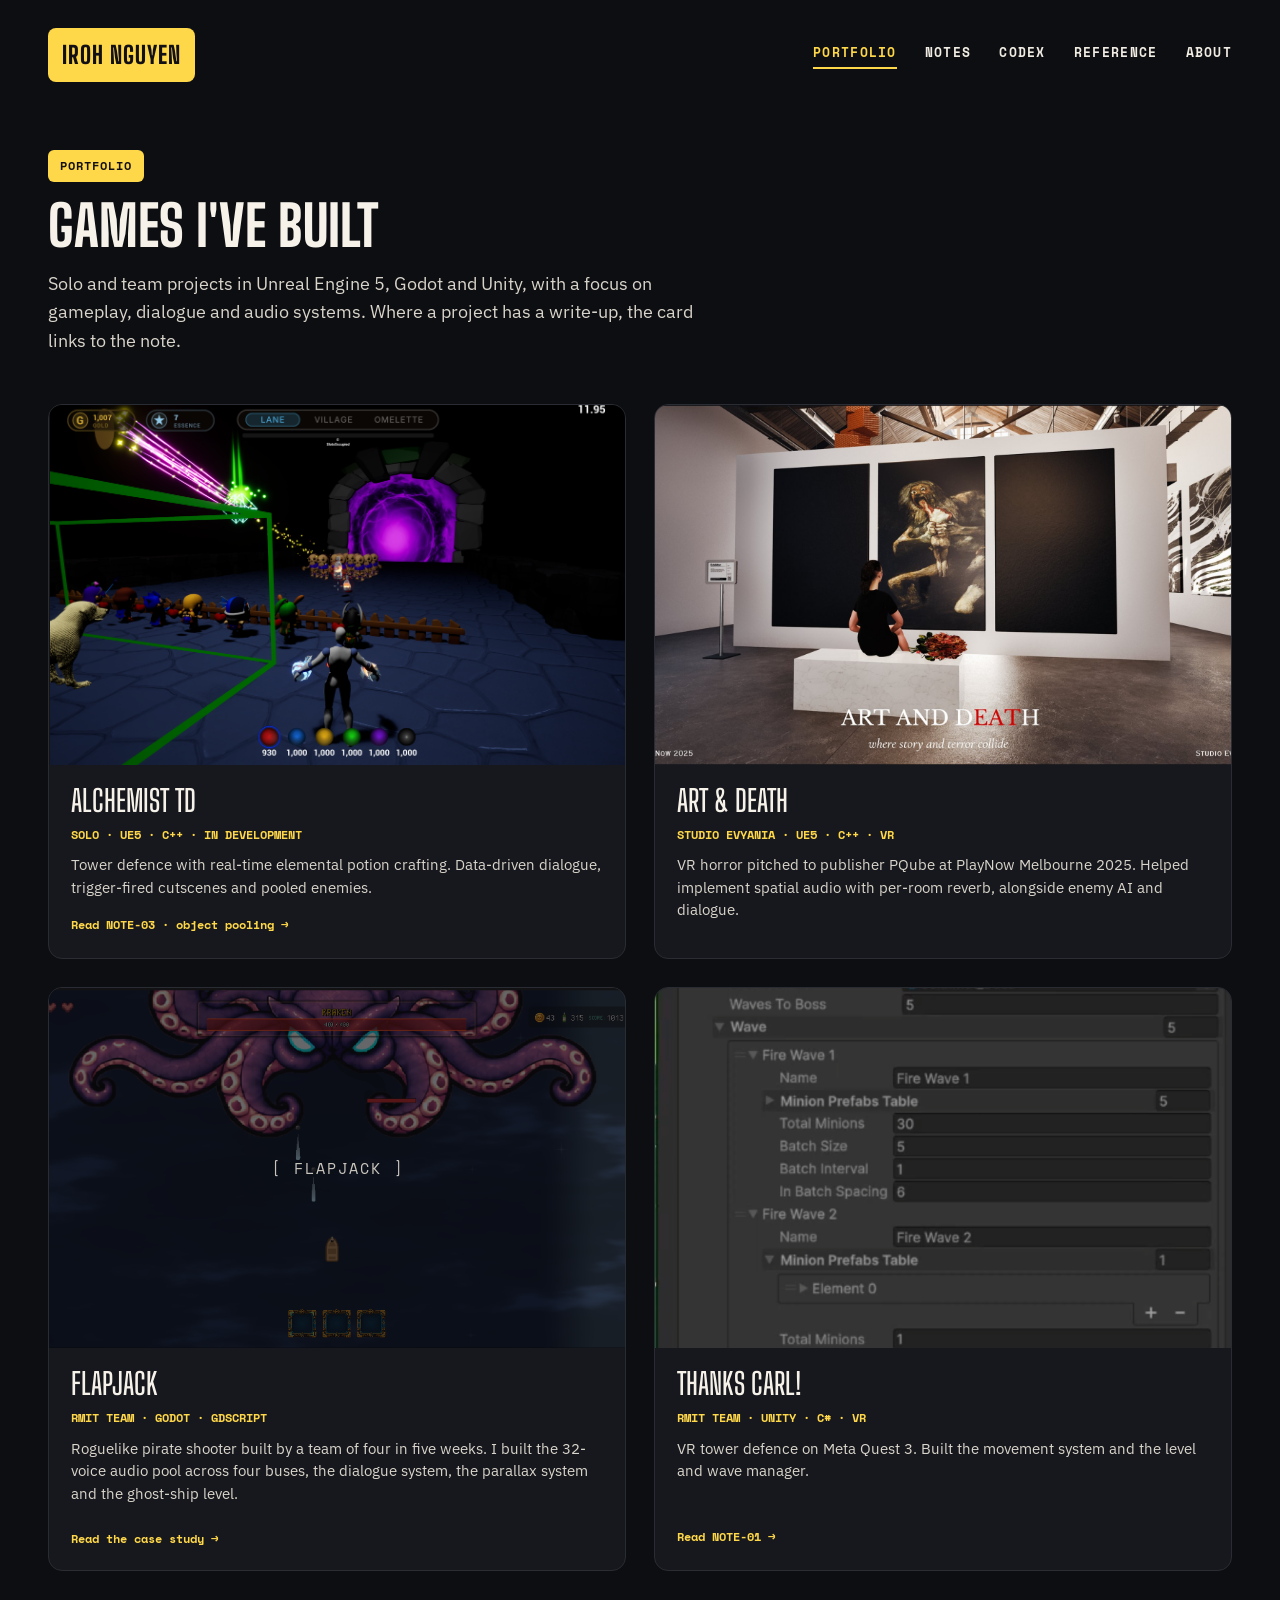
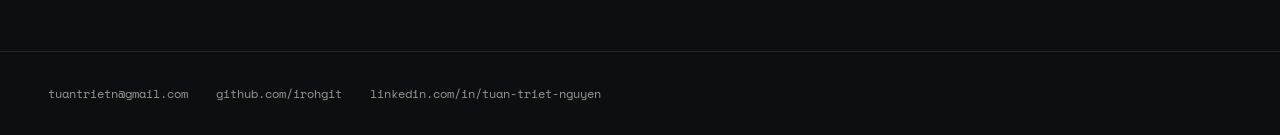
<file: portfolio/index.html>
<!doctype html>
<html lang="en" data-root="../">
<head>
<meta charset="utf-8">
<meta name="viewport" content="width=device-width, initial-scale=1">
<title>Portfolio · Iroh Nguyen</title>
<meta name="description" content="Iroh Nguyen, game programmer in Melbourne. Gameplay, dialogue and audio systems in C++ and Unreal Engine 5.">
<link rel="preconnect" href="https://fonts.googleapis.com">
<link rel="preconnect" href="https://fonts.gstatic.com" crossorigin>
<link rel="stylesheet" href="https://fonts.googleapis.com/css2?family=Big+Shoulders+Display:wght@600;800&family=IBM+Plex+Sans:ital,wght@0,400;0,500;1,400&family=Space+Mono:wght@400;700&display=swap">
<link rel="stylesheet" href="../assets/site.css">
</head>
<body class="">
<header class="site-header wrap">
  <a class="logo" href="../index.html">IROH NGUYEN</a>
  <nav class="site-nav" aria-label="Main"><a href="../portfolio/index.html" aria-current="page">Portfolio</a><a href="../notes/index.html">Notes</a><a href="../codex/index.html">Codex</a><a href="../reference/index.html">Reference</a><a href="../about/index.html">About</a></nav>
</header>
<main class="wrap">
  <div class="page-intro">
    <span class="chip">PORTFOLIO</span>
    <h1 class="page-title">Games I've built</h1>
    <p>Solo and team projects in Unreal Engine 5, Godot and Unity, with a focus on gameplay, dialogue and audio systems. Where a project has a write-up, the card links to the note.</p>
  </div>
  <div class="grid-2" style="margin-top:24px">
    <a class="card" id="alchemist" href="../notes/index.html#post-pooling">
      <img class="card-media" src="../assets/gameplay_hero.png" alt="Alchemist TD gameplay">
      <div class="card-body">
        <span class="card-title">Alchemist TD</span>
        <span class="tags">SOLO · UE5 · C++ · IN DEVELOPMENT</span>
        <p>Tower defence with real-time elemental potion crafting. Data-driven dialogue, trigger-fired cutscenes and pooled enemies.</p>
        <span class="card-more">Read NOTE-03 · object pooling →</span>
      </div>
    </a>
    <div class="card" id="artdeath">
      <img class="card-media" src="../assets/art_and_death.jpg" alt="Art and Death key art: Jennifer sits before a triptych in a gallery">
      <div class="card-body">
        <span class="card-title">Art &amp; Death</span>
        <span class="tags">STUDIO EVYANIA · UE5 · C++ · VR</span>
        <p>VR horror pitched to publisher PQube at PlayNow Melbourne 2025. Helped implement spatial audio with per-room reverb, alongside enemy AI and dialogue.</p>
      </div>
    </div>
    <a class="card" id="flapjack" href="flapjack.html">
      <div class="card-media veiled"><img src="../assets/flapjack.png" alt="Flapjack: the Kraken final boss looming over the player ship"><span class="veil-label">[ FLAPJACK ]</span></div>
      <div class="card-body">
        <span class="card-title">Flapjack</span>
        <span class="tags">RMIT TEAM · GODOT · GDSCRIPT</span>
        <p>Roguelike pirate shooter built by a team of four in five weeks. I built the 32-voice audio pool across four buses, the dialogue system, the parallax system and the ghost-ship level.</p>
      </div>
      <span class="card-more" style="padding:0 22px 22px">Read the case study →</span>
    </a>
    <a class="card" id="thankscarl" href="../notes/index.html#post-thankscarl">
      <img class="card-media" src="../assets/2026_07_08_level_manager.png" alt="Thanks Carl! level manager in the Unity inspector">
      <div class="card-body">
        <span class="card-title">Thanks Carl!</span>
        <span class="tags">RMIT TEAM · UNITY · C# · VR</span>
        <p>VR tower defence on Meta Quest 3. Built the movement system and the level and wave manager.</p>
        <span class="card-more">Read NOTE-01 →</span>
      </div>
    </a>
  </div>
</main>

<footer class="site-footer">
  <div class="wrap">
    <a href="mailto:tuantrietn@gmail.com">tuantrietn@gmail.com</a>
    <a href="https://github.com/irohgit" target="_blank" rel="noopener">github.com/irohgit</a>
    <a href="https://www.linkedin.com/in/tuan-triet-nguyen" target="_blank" rel="noopener">linkedin.com/in/tuan-triet-nguyen</a>
  </div>
</footer>
</body>
</html>
</file>
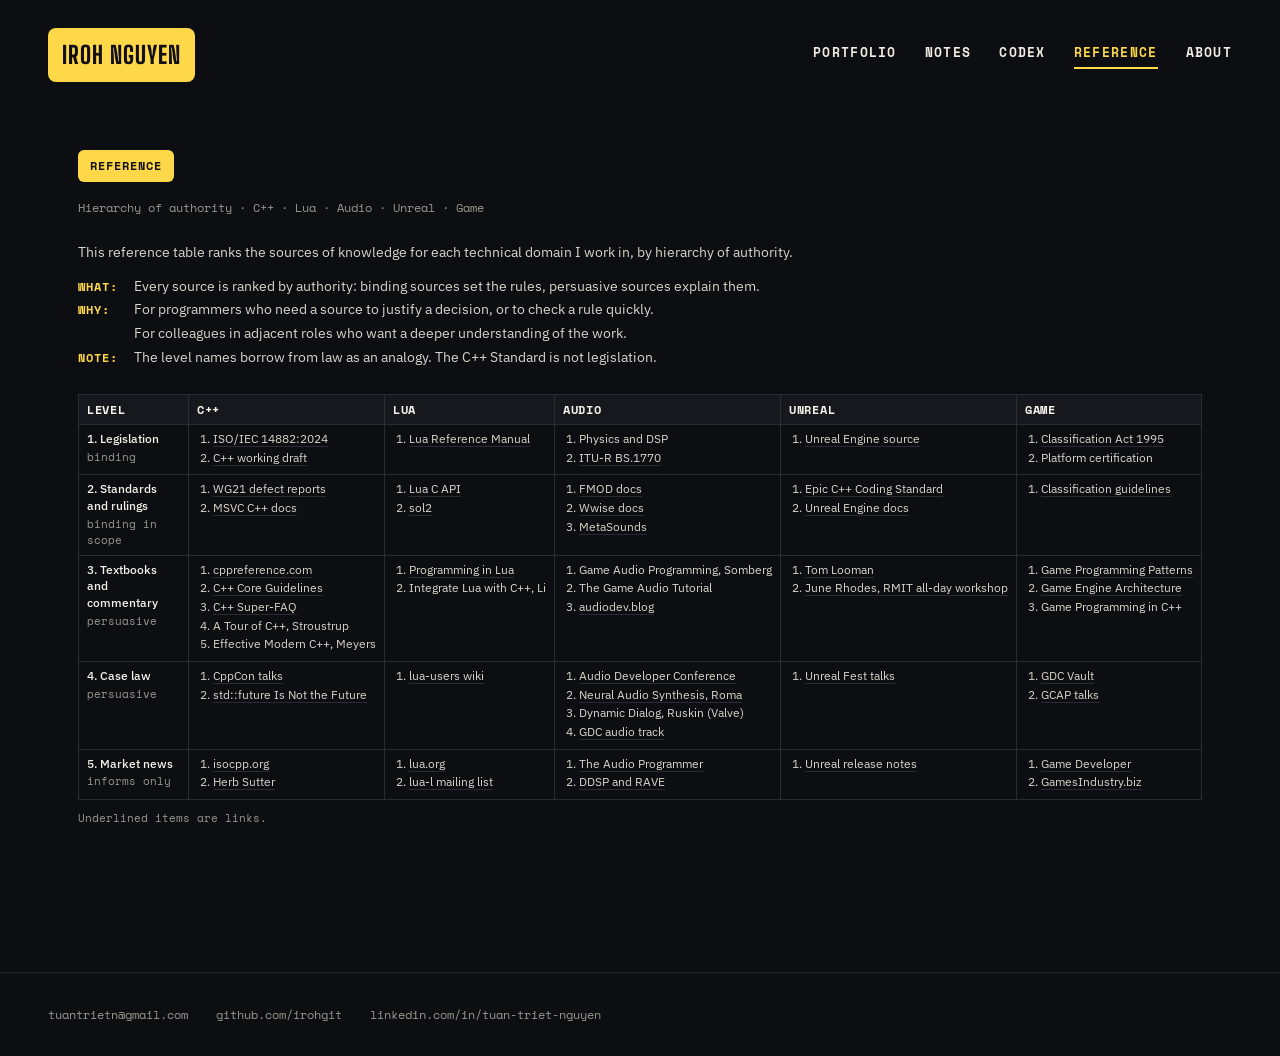
<file: reference/index.html>
<!doctype html>
<html lang="en" data-root="../">
<head>
<meta charset="utf-8">
<meta name="viewport" content="width=device-width, initial-scale=1">
<title>Reference · Iroh Nguyen</title>
<meta name="description" content="Iroh Nguyen's hierarchy of authority: binding and persuasive sources for C++, Lua, game audio, Unreal Engine and game development.">
<link rel="preconnect" href="https://fonts.googleapis.com">
<link rel="preconnect" href="https://fonts.gstatic.com" crossorigin>
<link rel="stylesheet" href="https://fonts.googleapis.com/css2?family=Big+Shoulders+Display:wght@600;800&family=IBM+Plex+Sans:ital,wght@0,400;0,500;1,400&family=Space+Mono:wght@400;700&display=swap">
<link rel="stylesheet" href="../assets/site.css">
<style>
  .page-reference .ref-wrap{width:fit-content;max-width:100%;margin:0 auto;padding-bottom:64px}
  .page-reference .ref-sub{font-family:var(--font-mono);font-size:12px;color:var(--muted);margin:0}
  .page-reference .ref-scroll{overflow-x:auto}
  .page-reference .ref-scroll table{border-collapse:collapse;font-size:11.5px;line-height:1.45}
  .page-reference .ref-scroll th,.page-reference .ref-scroll td{border:1px solid var(--border);padding:6px 8px;vertical-align:top;text-align:left;color:var(--text);white-space:nowrap}
  .page-reference .ref-scroll thead th{background:var(--surface);font-family:var(--font-mono);font-size:12px;font-weight:700;letter-spacing:.06em;text-transform:uppercase;color:var(--heading)}
  .page-reference .ref-scroll td.lvl{font-weight:500;color:var(--heading);white-space:normal;width:110px;min-width:110px}
  .page-reference .ref-scroll td.lvl span{display:block;font-family:var(--font-mono);font-size:11px;font-weight:400;color:var(--muted);margin-top:2px}
  .page-reference .ref-scroll ol{margin:0;padding-left:16px}
  .page-reference .ref-scroll li{margin-bottom:2px}
  .page-reference .ref-scroll a{color:var(--text);text-decoration:underline;text-decoration-color:var(--border);text-underline-offset:3px}
  .page-reference .ref-scroll a:hover{color:var(--accent);text-decoration-color:var(--accent)}
  .page-reference .ref-preamble{margin:0 0 24px;font-size:14px;line-height:1.7;color:var(--text)}
  .page-reference .ref-preamble span{display:block}
  .page-reference .ref-preamble .ref-lead{margin-bottom:10px}
  .page-reference .ref-preamble .ref-indent{padding-left:56px}
  .page-reference .ref-preamble .ref-label{display:inline-block;width:56px;font-family:var(--font-mono);font-size:12px;font-weight:700;letter-spacing:.08em;color:var(--accent)}
  .page-reference .ref-key{font-family:var(--font-mono);font-size:11px;color:var(--muted);margin-top:10px}
</style>
</head>
<body class="page-reference">
<header class="site-header wrap">
  <a class="logo" href="../index.html">IROH NGUYEN</a>
  <nav class="site-nav" aria-label="Main"><a href="../portfolio/index.html">Portfolio</a><a href="../notes/index.html">Notes</a><a href="../codex/index.html">Codex</a><a href="../reference/index.html" aria-current="page">Reference</a><a href="../about/index.html">About</a></nav>
</header>
<main class="wrap">
  <div class="ref-wrap">
    <div class="page-intro">
      <span class="chip">REFERENCE</span>
      <p class="ref-sub">Hierarchy of authority · C++ · Lua · Audio · Unreal · Game</p>
    </div>
    <p class="ref-preamble">
      <span class="ref-lead">This reference table ranks the sources of knowledge for each technical domain I work in, by hierarchy of authority.</span>
      <span><span class="ref-label">WHAT:</span>Every source is ranked by authority: binding sources set the rules, persuasive sources explain them.</span>
      <span><span class="ref-label">WHY:</span>For programmers who need a source to justify a decision, or to check a rule quickly.</span>
      <span class="ref-indent">For colleagues in adjacent roles who want a deeper understanding of the work.</span>
      <span><span class="ref-label">NOTE:</span>The level names borrow from law as an analogy. The C++ Standard is not legislation.</span>
    </p>
  <div class="ref-scroll">
  <table>
    <thead>
      <tr><th>Level</th><th>C++</th><th>Lua</th><th>Audio</th><th>Unreal</th><th>Game</th></tr>
    </thead>
    <tbody>
      <tr>
        <td class="lvl">1. Legislation<span>binding</span></td>
        <td><ol>
          <li><a href="https://www.iso.org/standard/83626.html" target="_blank" rel="noopener">ISO/IEC 14882:2024</a></li>
          <li><a href="https://eel.is/c++draft/" target="_blank" rel="noopener">C++ working draft</a></li>
        </ol></td>
        <td><ol>
          <li><a href="https://www.lua.org/manual/" target="_blank" rel="noopener">Lua Reference Manual</a></li>
        </ol></td>
        <td><ol>
          <li>Physics and DSP</li>
          <li><a href="https://www.itu.int/rec/R-REC-BS.1770" target="_blank" rel="noopener">ITU-R BS.1770</a></li>
        </ol></td>
        <td><ol>
          <li><a href="https://www.unrealengine.com/en-US/ue-on-github" target="_blank" rel="noopener">Unreal Engine source</a></li>
        </ol></td>
        <td><ol>
          <li><a href="https://www.legislation.gov.au/C2004A04863/latest/text" target="_blank" rel="noopener">Classification Act 1995</a></li>
          <li>Platform certification</li>
        </ol></td>
      </tr>
      <tr>
        <td class="lvl">2. Standards and rulings<span>binding in scope</span></td>
        <td><ol>
          <li><a href="https://www.open-std.org/jtc1/sc22/wg21/" target="_blank" rel="noopener">WG21 defect reports</a></li>
          <li><a href="https://learn.microsoft.com/en-us/cpp/cpp/" target="_blank" rel="noopener">MSVC C++ docs</a></li>
        </ol></td>
        <td><ol>
          <li><a href="https://www.lua.org/manual/" target="_blank" rel="noopener">Lua C API</a></li>
          <li><a href="https://github.com/ThePhD/sol2" target="_blank" rel="noopener">sol2</a></li>
        </ol></td>
        <td><ol>
          <li><a href="https://www.fmod.com/docs" target="_blank" rel="noopener">FMOD docs</a></li>
          <li><a href="https://www.audiokinetic.com/en/library/" target="_blank" rel="noopener">Wwise docs</a></li>
          <li><a href="https://dev.epicgames.com/documentation/en-us/unreal-engine/metasounds-in-unreal-engine" target="_blank" rel="noopener">MetaSounds</a></li>
        </ol></td>
        <td><ol>
          <li><a href="https://dev.epicgames.com/documentation/en-us/unreal-engine/epic-cplusplus-coding-standard-for-unreal-engine" target="_blank" rel="noopener">Epic C++ Coding Standard</a></li>
          <li><a href="https://dev.epicgames.com/documentation/en-us/unreal-engine" target="_blank" rel="noopener">Unreal Engine docs</a></li>
        </ol></td>
        <td><ol>
          <li><a href="https://classification.gov.au/about-us/legislation" target="_blank" rel="noopener">Classification guidelines</a></li>
        </ol></td>
      </tr>
      <tr>
        <td class="lvl">3. Textbooks and commentary<span>persuasive</span></td>
        <td><ol>
          <li><a href="https://en.cppreference.com/" target="_blank" rel="noopener">cppreference.com</a></li>
          <li><a href="https://isocpp.github.io/CppCoreGuidelines/" target="_blank" rel="noopener">C++ Core Guidelines</a></li>
          <li><a href="https://isocpp.org/faq" target="_blank" rel="noopener">C++ Super-FAQ</a></li>
          <li>A Tour of C++, Stroustrup</li>
          <li>Effective Modern C++, Meyers</li>
        </ol></td>
        <td><ol>
          <li><a href="https://www.lua.org/pil/" target="_blank" rel="noopener">Programming in Lua</a></li>
          <li>Integrate Lua with C++, Li</li>
        </ol></td>
        <td><ol>
          <li>Game Audio Programming, Somberg</li>
          <li>The Game Audio Tutorial</li>
          <li><a href="https://audiodev.blog/" target="_blank" rel="noopener">audiodev.blog</a></li>
        </ol></td>
        <td><ol>
          <li><a href="https://www.tomlooman.com/" target="_blank" rel="noopener">Tom Looman</a></li>
          <li><a href="https://www.youtube.com/playlist?list=PLvdCeRan_5MgIfEi-RNDpLLtAJNpa8t8h" target="_blank" rel="noopener">June Rhodes, RMIT all-day workshop</a></li>
        </ol></td>
        <td><ol>
          <li><a href="https://gameprogrammingpatterns.com/" target="_blank" rel="noopener">Game Programming Patterns</a></li>
          <li><a href="https://www.gameenginebook.com/" target="_blank" rel="noopener">Game Engine Architecture</a></li>
          <li>Game Programming in C++</li>
        </ol></td>
      </tr>
      <tr>
        <td class="lvl">4. Case law<span>persuasive</span></td>
        <td><ol>
          <li><a href="https://www.youtube.com/@CppCon" target="_blank" rel="noopener">CppCon talks</a></li>
          <li><a href="https://conference.audio.dev/session/2026/stdfuture-is-not-the-future/" target="_blank" rel="noopener">std::future Is Not the Future</a></li>
        </ol></td>
        <td><ol>
          <li><a href="http://lua-users.org/wiki/" target="_blank" rel="noopener">lua-users wiki</a></li>
        </ol></td>
        <td><ol>
          <li><a href="https://audio.dev/" target="_blank" rel="noopener">Audio Developer Conference</a></li>
          <li><a href="https://conference.audio.dev/session/2026/overview-of-neural-audio-synthesis-algorithms/" target="_blank" rel="noopener">Neural Audio Synthesis, Roma</a></li>
          <li>Dynamic Dialog, Ruskin (Valve)</li>
          <li><a href="https://gdcvault.com/" target="_blank" rel="noopener">GDC audio track</a></li>
        </ol></td>
        <td><ol>
          <li><a href="https://www.youtube.com/@UnrealEngine" target="_blank" rel="noopener">Unreal Fest talks</a></li>
        </ol></td>
        <td><ol>
          <li><a href="https://gdcvault.com/" target="_blank" rel="noopener">GDC Vault</a></li>
          <li><a href="https://gcap.com.au/" target="_blank" rel="noopener">GCAP talks</a></li>
        </ol></td>
      </tr>
      <tr>
        <td class="lvl">5. Market news<span>informs only</span></td>
        <td><ol>
          <li><a href="https://isocpp.org/" target="_blank" rel="noopener">isocpp.org</a></li>
          <li><a href="https://herbsutter.com/" target="_blank" rel="noopener">Herb Sutter</a></li>
        </ol></td>
        <td><ol>
          <li><a href="https://www.lua.org/" target="_blank" rel="noopener">lua.org</a></li>
          <li><a href="https://www.lua.org/lua-l.html" target="_blank" rel="noopener">lua-l mailing list</a></li>
        </ol></td>
        <td><ol>
          <li><a href="https://www.theaudioprogrammer.com/" target="_blank" rel="noopener">The Audio Programmer</a></li>
          <li><a href="https://acids-ircam.github.io/projects" target="_blank" rel="noopener">DDSP and RAVE</a></li>
        </ol></td>
        <td><ol>
          <li><a href="https://dev.epicgames.com/documentation/en-us/unreal-engine" target="_blank" rel="noopener">Unreal release notes</a></li>
        </ol></td>
        <td><ol>
          <li><a href="https://www.gamedeveloper.com/" target="_blank" rel="noopener">Game Developer</a></li>
          <li><a href="https://www.gamesindustry.biz/" target="_blank" rel="noopener">GamesIndustry.biz</a></li>
        </ol></td>
      </tr>
    </tbody>
  </table>
  </div>
    <p class="ref-key">Underlined items are links.</p>
  </div>
</main>
<footer class="site-footer">
  <div class="wrap">
    <a href="mailto:tuantrietn@gmail.com">tuantrietn@gmail.com</a>
    <a href="https://github.com/irohgit" target="_blank" rel="noopener">github.com/irohgit</a>
    <a href="https://www.linkedin.com/in/tuan-triet-nguyen" target="_blank" rel="noopener">linkedin.com/in/tuan-triet-nguyen</a>
  </div>
</footer>
</body>
</html>
</file>
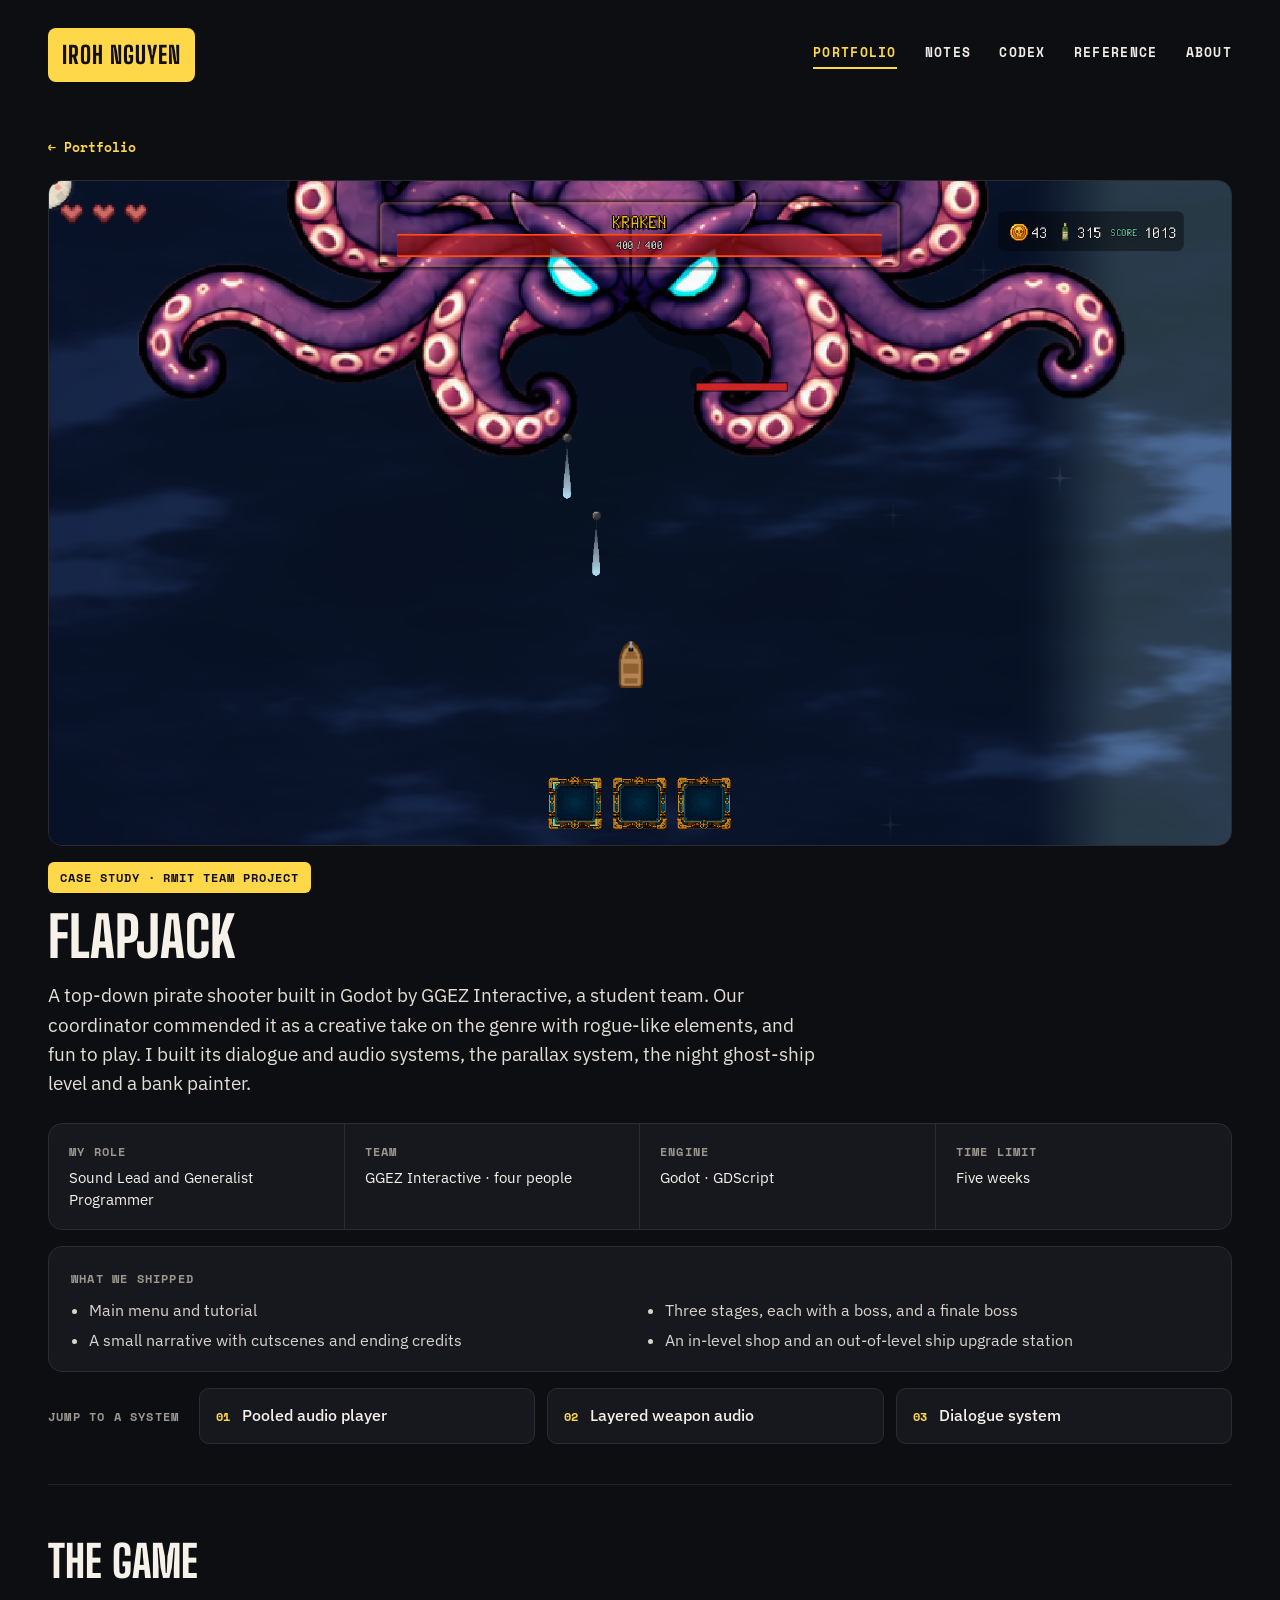
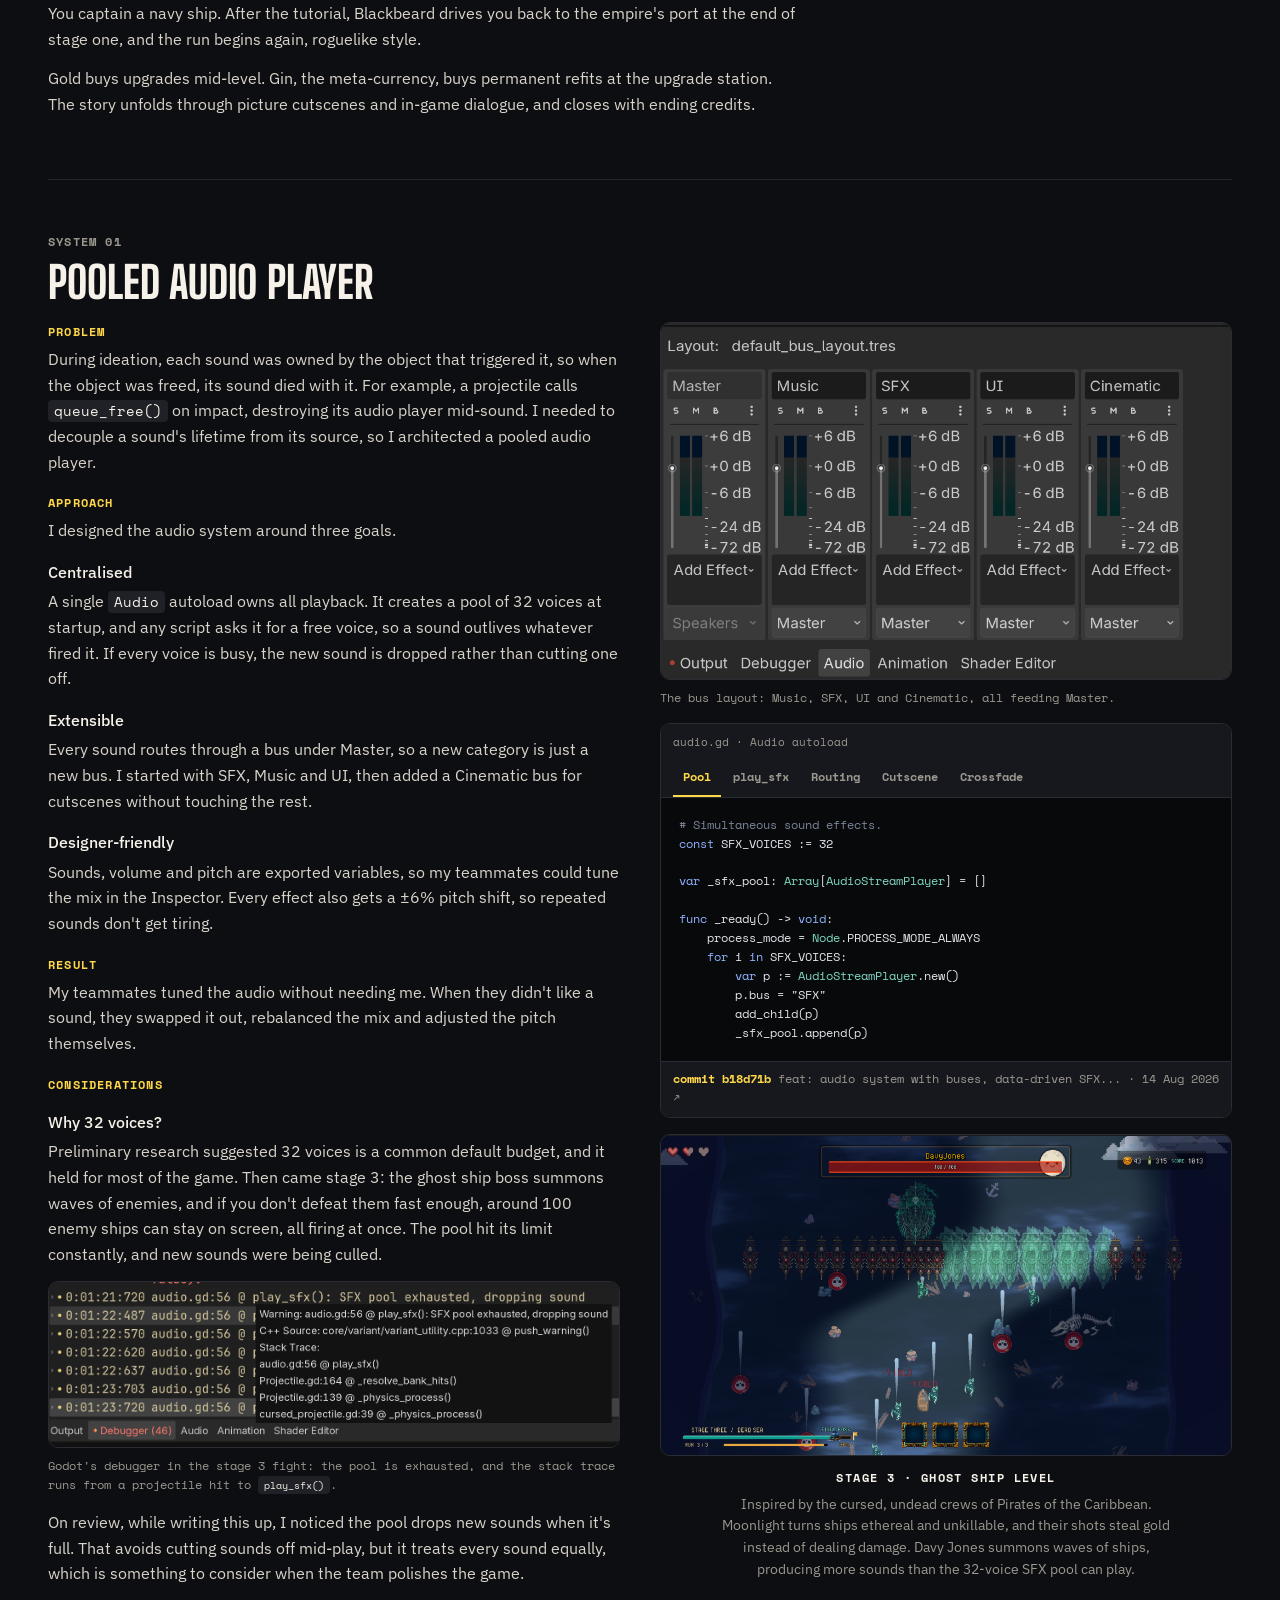
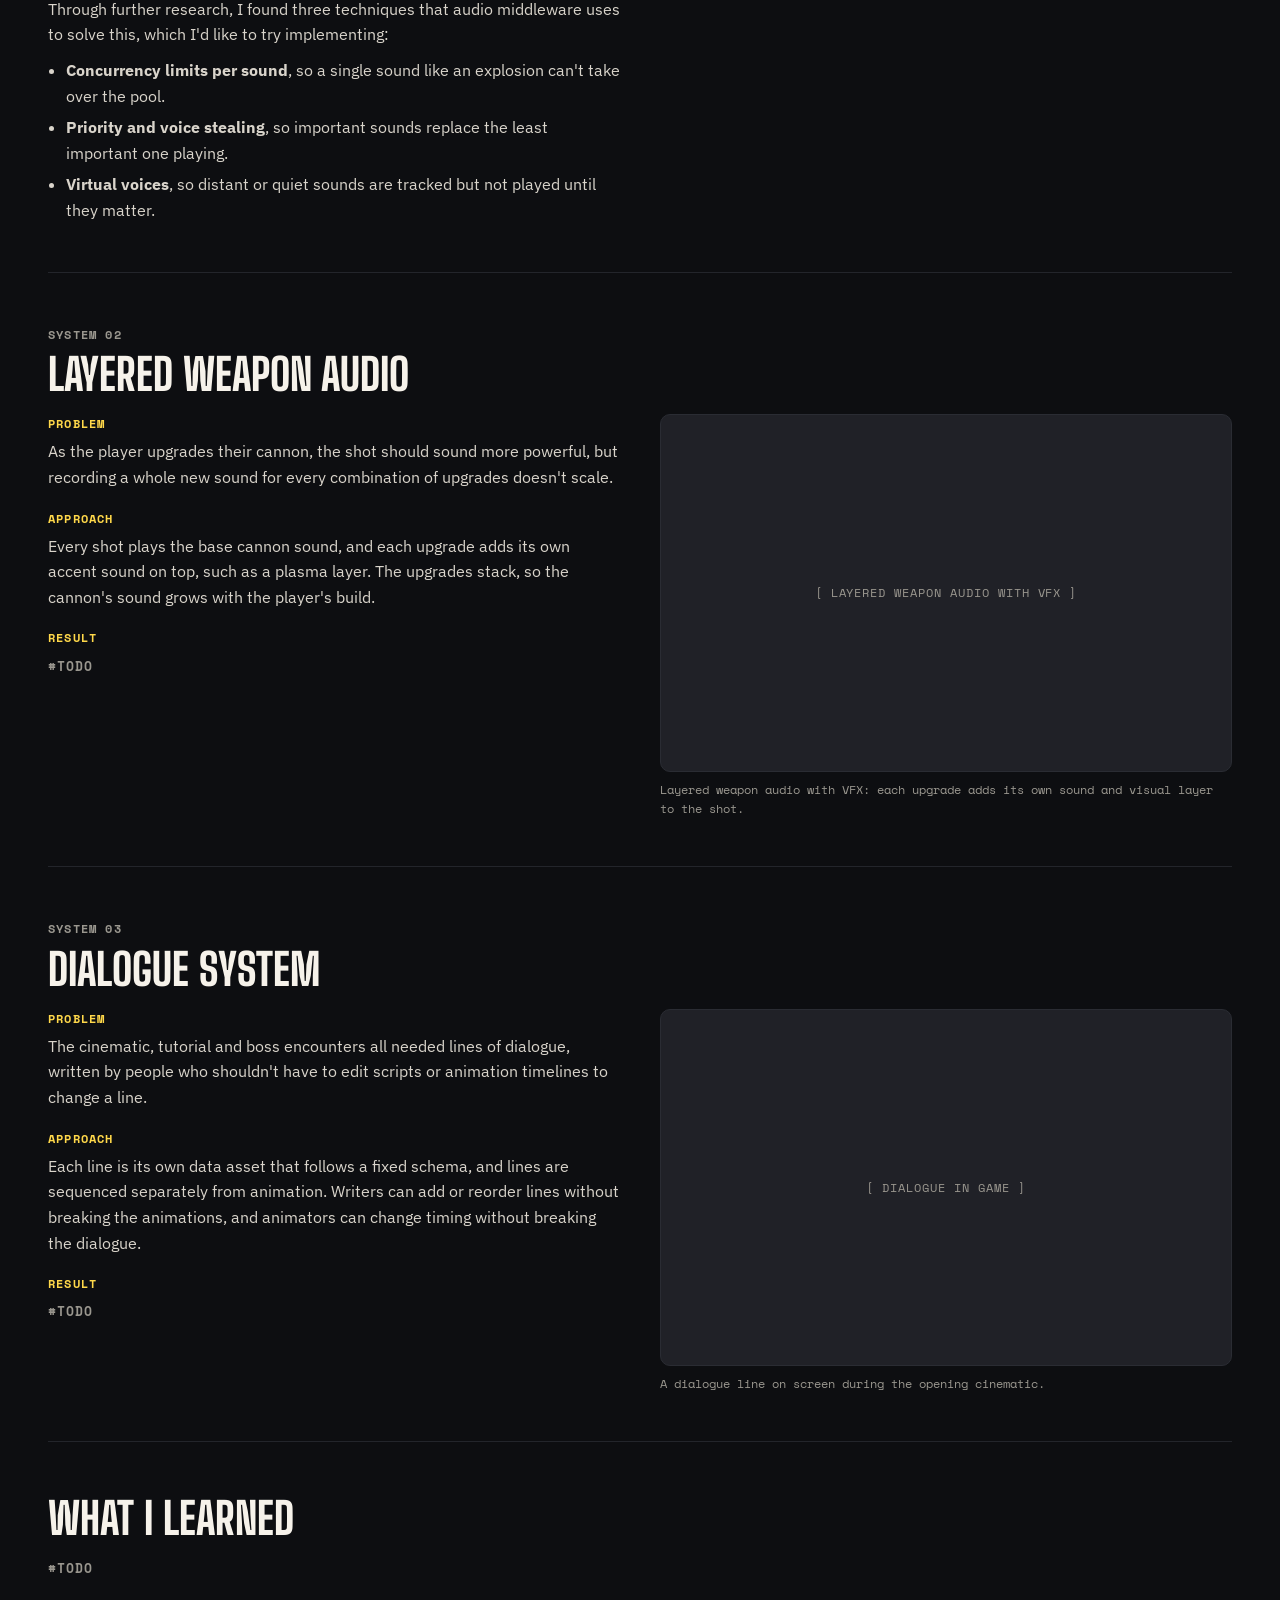
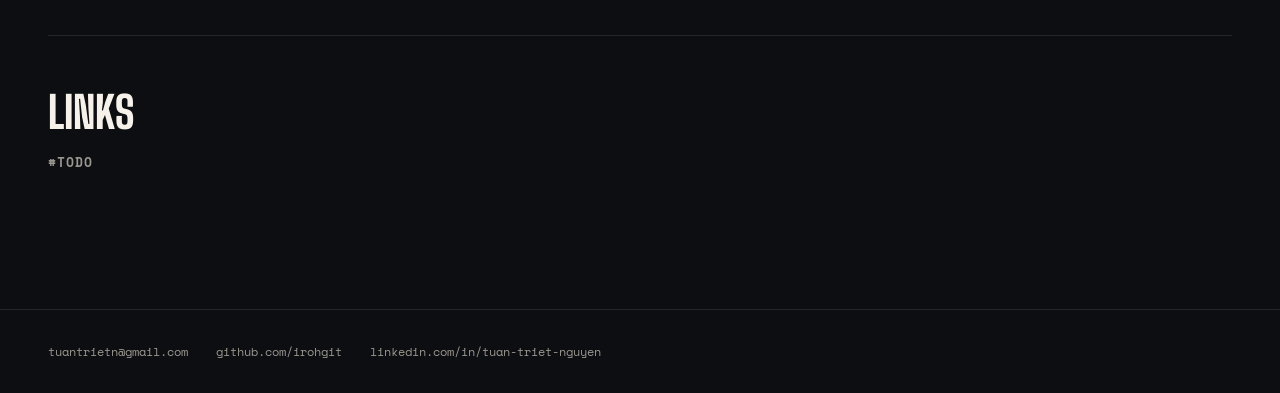
<file: portfolio/flapjack.html>
<!doctype html>
<html lang="en" data-root="../">
<head>
<meta charset="utf-8">
<meta name="viewport" content="width=device-width, initial-scale=1">
<title>Flapjack · Iroh Nguyen</title>
<meta name="description" content="Iroh Nguyen, game programmer in Melbourne. Gameplay, dialogue and audio systems in C++ and Unreal Engine 5.">
<link rel="preconnect" href="https://fonts.googleapis.com">
<link rel="preconnect" href="https://fonts.gstatic.com" crossorigin>
<link rel="stylesheet" href="https://fonts.googleapis.com/css2?family=Big+Shoulders+Display:wght@600;800&family=IBM+Plex+Sans:ital,wght@0,400;0,500;1,400&family=Space+Mono:wght@400;700&display=swap">
<link rel="stylesheet" href="../assets/site.css">
</head>
<body class="">
<header class="site-header wrap">
  <a class="logo" href="../index.html">IROH NGUYEN</a>
  <nav class="site-nav" aria-label="Main"><a href="../portfolio/index.html" aria-current="page">Portfolio</a><a href="../notes/index.html">Notes</a><a href="../codex/index.html">Codex</a><a href="../reference/index.html">Reference</a><a href="../about/index.html">About</a></nav>
</header>
<main class="wrap case">
  <a class="more" href="../portfolio/index.html">← Portfolio</a>

  <header class="case-head">
    <img class="case-media" src="../assets/flapjack.png" alt="Flapjack: the Kraken final boss looming over the player ship">
    <span class="chip">CASE STUDY · RMIT TEAM PROJECT</span>
    <h1 class="page-title">Flapjack</h1>
    <p class="case-lede">A top-down pirate shooter built in Godot by GGEZ Interactive, a student team. Our coordinator commended it as a creative take on the genre with rogue-like elements, and fun to play. I built its dialogue and audio systems, the parallax system, the night ghost-ship level and a bank painter.</p>
    <div class="details case-facts case-facts-4">
      <div><span class="kicker">My role</span><span class="v">Sound Lead and Generalist Programmer</span></div>
      <div><span class="kicker">Team</span><span class="v">GGEZ Interactive · four people</span></div>
      <div><span class="kicker">Engine</span><span class="v">Godot · GDScript</span></div>
      <div><span class="kicker">Time limit</span><span class="v">Five weeks</span></div>
    </div>
    <div class="shipped">
      <span class="kicker">What we shipped</span>
      <ul>
        <li>Main menu and tutorial</li>
        <li>Three stages, each with a boss, and a finale boss</li>
        <li>A small narrative with cutscenes and ending credits</li>
        <li>An in-level shop and an out-of-level ship upgrade station</li>
      </ul>
    </div>
    <nav class="case-toc" aria-label="Systems on this page">
      <span class="kicker">Jump to a system</span>
      <a href="#pooled-audio"><span class="toc-n">01</span>Pooled audio player</a>
      <a href="#weapon-audio"><span class="toc-n">02</span>Layered weapon audio</a>
      <a href="#dialogue-system"><span class="toc-n">03</span>Dialogue system</a>
    </nav>
  </header>

  <section class="case-section">
    <h2>The game</h2>
    <p>You captain a navy ship. After the tutorial, Blackbeard drives you back to the empire's port at the end of stage one, and the run begins again, roguelike style.</p>
    <p>Gold buys upgrades mid-level. Gin, the meta-currency, buys permanent refits at the upgrade station. The story unfolds through picture cutscenes and in-game dialogue, and closes with ending credits.</p>
  </section>

  <section class="case-section" id="pooled-audio">
    <span class="kicker">System 01</span>
    <h2>Pooled audio player</h2>
    <div class="case-grid">
      <div>
        <h3>Problem</h3>
        <p>During ideation, each sound was owned by the object that triggered it, so when the object was freed, its sound died with it. For example, a projectile calls <code>queue_free()</code> on impact, destroying its audio player mid-sound. I needed to decouple a sound's lifetime from its source, so I architected a pooled audio player.</p>
        <h3>Approach</h3>
        <p>I designed the audio system around three goals.</p>
        <span class="lead-in">Centralised</span>
        <p>A single <code>Audio</code> autoload owns all playback. It creates a pool of 32 voices at startup, and any script asks it for a free voice, so a sound outlives whatever fired it. If every voice is busy, the new sound is dropped rather than cutting one off.</p>
        <span class="lead-in">Extensible</span>
        <p>Every sound routes through a bus under Master, so a new category is just a new bus. I started with SFX, Music and UI, then added a Cinematic bus for cutscenes without touching the rest.</p>
        <span class="lead-in">Designer-friendly</span>
        <p>Sounds, volume and pitch are exported variables, so my teammates could tune the mix in the Inspector. Every effect also gets a ±6% pitch shift, so repeated sounds don't get tiring.</p>
        <h3>Result</h3>
        <p>My teammates tuned the audio without needing me. When they didn't like a sound, they swapped it out, rebalanced the mix and adjusted the pitch themselves.</p>
        <h3>Considerations</h3>
        <span class="lead-in">Why 32 voices?</span>
        <p>Preliminary research suggested 32 voices is a common default budget, and it held for most of the game. Then came stage 3: the ghost ship boss summons waves of enemies, and if you don't defeat them fast enough, around 100 enemy ships can stay on screen, all firing at once. The pool hit its limit constantly, and new sounds were being culled.</p>
        <figure class="inline-shot"><img src="../assets/flapjack_pool_exhausted.png" alt="Godot debugger showing repeated 'SFX pool exhausted, dropping sound' warnings with a stack trace from a cursed projectile"><figcaption>Godot's debugger in the stage 3 fight: the pool is exhausted, and the stack trace runs from a projectile hit to <code>play_sfx()</code>.</figcaption></figure>
        <p>On review, while writing this up, I noticed the pool drops new sounds when it's full. That avoids cutting sounds off mid-play, but it treats every sound equally, which is something to consider when the team polishes the game.</p>
        <p>Through further research, I found three techniques that audio middleware uses to solve this, which I'd like to try implementing:</p>
        <ul class="bullets">
          <li><strong>Concurrency limits per sound</strong>, so a single sound like an explosion can't take over the pool.</li>
          <li><strong>Priority and voice stealing</strong>, so important sounds replace the least important one playing.</li>
          <li><strong>Virtual voices</strong>, so distant or quiet sounds are tracked but not played until they matter.</li>
        </ul>
      </div>
      <figure class="case-shot"><img src="../assets/flapjack_bus_layout.png" alt="Godot Audio panel showing the Master, Music, SFX, UI and Cinematic buses"><figcaption>The bus layout: Music, SFX, UI and Cinematic, all feeding Master.</figcaption>
        <div class="code-tabs" data-tabs>
          <div class="code-tabs-head"><span class="code-file">audio.gd · Audio autoload</span><div role="tablist" aria-label="Audio code excerpts"><button type="button" role="tab" id="tab-audio-0" aria-controls="panel-audio-0" aria-selected="true" tabindex="0">Pool</button><button type="button" role="tab" id="tab-audio-1" aria-controls="panel-audio-1" aria-selected="false" tabindex="-1">play_sfx</button><button type="button" role="tab" id="tab-audio-2" aria-controls="panel-audio-2" aria-selected="false" tabindex="-1">Routing</button><button type="button" role="tab" id="tab-audio-3" aria-controls="panel-audio-3" aria-selected="false" tabindex="-1">Cutscene</button><button type="button" role="tab" id="tab-audio-4" aria-controls="panel-audio-4" aria-selected="false" tabindex="-1">Crossfade</button></div></div>
          <div role="tabpanel" id="panel-audio-0" aria-labelledby="tab-audio-0"><pre><code class="gd"># Simultaneous sound effects.
const SFX_VOICES := 32

var _sfx_pool: Array[AudioStreamPlayer] = []

func _ready() -&gt; void:
    process_mode = Node.PROCESS_MODE_ALWAYS
    for i in SFX_VOICES:
        var p := AudioStreamPlayer.new()
        p.bus = &quot;SFX&quot;
        add_child(p)
        _sfx_pool.append(p)</code></pre><div class="commit-links"><a class="commit-link" href="https://github.com/irohgit/flapjack/commit/b18d71b42d0dd66d761278ed289e142fc5e808ba" target="_blank" rel="noopener"><span class="ch">commit b18d71b</span> feat: audio system with buses, data-driven SFX... · 14 Aug 2026 ↗</a></div></div><div role="tabpanel" id="panel-audio-1" aria-labelledby="tab-audio-1" hidden><pre><code class="gd"># pitch spread float value gives a variance of +- x percent.
func play_sfx(stream: AudioStream, volume_db := 0.0, pitch_spread := 0.06, base_pitch := 1.0) -&gt; void:
    if stream == null:
        return

    var voice := _free_voice()
    if voice == null:
        push_warning(&quot;SFX pool exhausted, dropping sound&quot;)
        return

    voice.bus = &quot;SFX&quot;
    voice.stream = stream
    voice.volume_db = volume_db
    voice.pitch_scale = base_pitch + randf_range(-pitch_spread, pitch_spread)
    voice.play()


func _free_voice() -&gt; AudioStreamPlayer:
    for p in _sfx_pool:
        if not p.playing:
            return p
    return null</code></pre><div class="commit-links"><a class="commit-link" href="https://github.com/irohgit/flapjack/commit/b18d71b42d0dd66d761278ed289e142fc5e808ba" target="_blank" rel="noopener"><span class="ch">commit b18d71b</span> feat: audio system with buses, data-driven SFX... · 14 Aug 2026 ↗</a></div></div><div role="tabpanel" id="panel-audio-2" aria-labelledby="tab-audio-2" hidden><pre><code class="gd"># UI sounds bypass the SFX bus so a gameplay volume slider does not silence
# the menus the player is using to adjust it.
func play_ui(stream: AudioStream, volume_db := 0.0) -&gt; void:
    if stream == null:
        return
    var voice := _free_voice()
    if voice == null:
        return
    voice.bus = &quot;UI&quot;
    voice.stream = stream
    voice.volume_db = volume_db
    voice.pitch_scale = 1.0
    voice.play()

# Cutscene audio. Bypasses the Music and SFX buses so the cutscene fade,
# which ducks those two, does not silence the cutscene itself.
func play_cinematic(stream: AudioStream, volume_db := 0.0) -&gt; void:
    ...
    free_voice.bus = &quot;Cinematic&quot;</code></pre><div class="commit-links"><a class="commit-link" href="https://github.com/irohgit/flapjack/commit/b18d71b42d0dd66d761278ed289e142fc5e808ba" target="_blank" rel="noopener"><span class="ch">commit b18d71b</span> feat: audio system with buses, data-driven SFX... · 14 Aug 2026 ↗</a><a class="commit-link" href="https://github.com/irohgit/flapjack/commit/0e345f4d58455777cd3e94b4e8810a5bb3870478" target="_blank" rel="noopener"><span class="ch">commit 0e345f4</span> wip: cutscene manager · 4 Sep 2026 ↗</a></div></div><div role="tabpanel" id="panel-audio-3" aria-labelledby="tab-audio-3" hidden><pre><code class="gd"># Freezes gameplay audio without touching UI or Cinematic voices, which must
# keep playing while the tree is paused. Called by CutsceneManager.
func set_world_paused(is_paused: bool) -&gt; void:
    _music_a.stream_paused = is_paused
    _music_b.stream_paused = is_paused
    for p: AudioStreamPlayer in _sfx_pool:
        if p.bus == &quot;SFX&quot;:
            p.stream_paused = is_paused</code></pre><div class="commit-links"><a class="commit-link" href="https://github.com/irohgit/flapjack/commit/0e345f4d58455777cd3e94b4e8810a5bb3870478" target="_blank" rel="noopener"><span class="ch">commit 0e345f4</span> wip: cutscene manager · 4 Sep 2026 ↗</a></div></div><div role="tabpanel" id="panel-audio-4" aria-labelledby="tab-audio-4" hidden><pre><code class="gd"># Two music players so one can fade in while the other fades out.
func play_music(stream: AudioStream, volume_db := 0.0, fade_time := 1.5) -&gt; void:
    if stream == null:
        return
    if _music_active.stream == stream and _music_active.playing:
        return

    _force_loop(stream)

    var incoming := _music_b if _music_active == _music_a else _music_a
    var outgoing := _music_active

    incoming.stream = stream
    incoming.volume_db = -60.0
    incoming.play()

    var t := create_tween()
    t.set_parallel(true)
    t.tween_property(incoming, &quot;volume_db&quot;, volume_db, fade_time)
    t.tween_property(outgoing, &quot;volume_db&quot;, -60.0, fade_time)
    t.set_parallel(false)
    t.tween_callback(outgoing.stop)

    _music_active = incoming</code></pre><div class="commit-links"><a class="commit-link" href="https://github.com/irohgit/flapjack/commit/b18d71b42d0dd66d761278ed289e142fc5e808ba" target="_blank" rel="noopener"><span class="ch">commit b18d71b</span> feat: audio system with buses, data-driven SFX... · 14 Aug 2026 ↗</a></div></div>
        </div>
        <div class="stage-shot"><img src="../assets/flapjack_stage3_boss.png" alt="Flapjack stage 3: the Davy Jones ghost ship boss with a wall of summoned enemy ships"></div>
        <div class="stage-cap">
          <span class="stage-title">Stage 3 · Ghost Ship Level</span>
          <p>Inspired by the cursed, undead crews of Pirates of the Caribbean. Moonlight turns ships ethereal and unkillable, and their shots steal gold instead of dealing damage. Davy Jones summons waves of ships, producing more sounds than the 32-voice SFX pool can play.</p>
        </div>
        </figure>
    </div>
  </section>

  <section class="case-section" id="weapon-audio">
    <span class="kicker">System 02</span>
    <h2>Layered weapon audio</h2>
    <div class="case-grid">
      <div>
        <h3>Problem</h3>
        <p>As the player upgrades their cannon, the shot should sound more powerful, but recording a whole new sound for every combination of upgrades doesn't scale.</p>
        <h3>Approach</h3>
        <p>Every shot plays the base cannon sound, and each upgrade adds its own accent sound on top, such as a plasma layer. The upgrades stack, so the cannon's sound grows with the player's build.</p>
        <h3>Result</h3>
        <p class="todo-public">#TODO</p>
      </div>
      <figure class="case-shot"><div class="placeholder">[ LAYERED WEAPON AUDIO WITH VFX ]</div><figcaption>Layered weapon audio with VFX: each upgrade adds its own sound and visual layer to the shot.</figcaption></figure>
    </div>
  </section>

  <section class="case-section" id="dialogue-system">
    <span class="kicker">System 03</span>
    <h2>Dialogue system</h2>
    <div class="case-grid">
      <div>
        <h3>Problem</h3>
        <p>The cinematic, tutorial and boss encounters all needed lines of dialogue, written by people who shouldn't have to edit scripts or animation timelines to change a line.</p>
        <h3>Approach</h3>
        <p>Each line is its own data asset that follows a fixed schema, and lines are sequenced separately from animation. Writers can add or reorder lines without breaking the animations, and animators can change timing without breaking the dialogue.</p>
        <h3>Result</h3>
        <p class="todo-public">#TODO</p>
      </div>
      <figure class="case-shot"><div class="placeholder">[ DIALOGUE IN GAME ]</div><figcaption>A dialogue line on screen during the opening cinematic.</figcaption></figure>
    </div>
  </section>

  <section class="case-section">
    <h2>What I learned</h2>
    <p class="todo-public">#TODO</p>
  </section>

  <section class="case-section">
    <h2>Links</h2>
    <p class="todo-public">#TODO</p>
  </section>
</main>
<script src="../assets/code-tabs.js"></script>

<footer class="site-footer">
  <div class="wrap">
    <a href="mailto:tuantrietn@gmail.com">tuantrietn@gmail.com</a>
    <a href="https://github.com/irohgit" target="_blank" rel="noopener">github.com/irohgit</a>
    <a href="https://www.linkedin.com/in/tuan-triet-nguyen" target="_blank" rel="noopener">linkedin.com/in/tuan-triet-nguyen</a>
  </div>
</footer>
</body>
</html>
</file>
<file: assets/site.css>
/* ==========================================================
   irohnguyen.com · D Hybrid
   One stylesheet for every page. Change the palette in ONE
   place: the :root block below. Alternative named palettes
   are listed underneath; swap the --accent values to try one.
   ========================================================== */

:root{
  /* base: keep these */
  --bg:#0d0e11;          /* near-black with a cool blue tint */
  --surface:#17181d;     /* cards */
  --surface-2:#202127;   /* placeholders, code chips */
  --border:#2a2c33;
  --line:#23252b;        /* section dividers */
  --text:#d9d4cb;        /* body */
  --heading:#f6f2ea;     /* headings */
  --muted:#9a978f;       /* labels, meta */

  /* accent: palette "Marquee" (default) */
  --accent:#ffd84a;
  --accent-ink:#121014;  /* text that sits ON the accent */
  --accent-dim:rgba(255,216,74,0.12);
  --accent-border:rgba(255,216,74,0.35);

  --red:#ff8a7a;
  --r:10px; --r-lg:14px;
  --font-display:'Big Shoulders Display',sans-serif;
  --font-body:'IBM Plex Sans',system-ui,sans-serif;
  --font-mono:'Space Mono',monospace;
  --font-code:Consolas,'Inconsolata','Cascadia Mono','Courier New',monospace; /* code: straight terminal text */
  --code-ink:#c792ea;     /* code: purple */
  --clause-ink:#6cb6ff;   /* C++ standard clause links: blue */
  --math-ink:#ff8fc8;     /* maths: pink */
  --max:1280px;
}
/* Other named palettes (accent only, base stays the same):
   Brass    --accent:#f2c14e  (closest to IMDb, mature, crafted)
   Ember    --accent:#ffbf3c  (warmer, more orange, human)
   Lumen    --accent:#ffe45c  (lighter, cooler, technical)
   Parchment --accent:#e8cf7a (low saturation, calm, scholarly) */

*,*::before,*::after{box-sizing:border-box;margin:0;padding:0}
html{scroll-behavior:smooth}
body{background:var(--bg);color:var(--text);font-family:var(--font-body);font-size:16px;line-height:1.6;min-height:100vh}
a{color:inherit;text-decoration:none}
a:hover{color:var(--accent)}
::selection{background:var(--accent);color:var(--accent-ink)}
img{max-width:100%;display:block}
.wrap{max-width:var(--max);margin:0 auto;padding:0 48px}
.mono{font-family:var(--font-mono)}
.kicker{font-family:var(--font-mono);font-size:12px;font-weight:700;letter-spacing:.1em;text-transform:uppercase;color:var(--muted)}
.chip{display:inline-block;align-self:flex-start;padding:6px 12px;background:var(--accent);color:var(--accent-ink);font-family:var(--font-mono);font-size:12px;font-weight:700;letter-spacing:.08em;border-radius:6px}
.tags{font-family:var(--font-mono);font-size:12px;font-weight:700;color:var(--accent)}
.placeholder{display:flex;align-items:center;justify-content:center;background:var(--surface-2);color:var(--muted);font-family:var(--font-mono);font-size:12px;text-transform:uppercase;letter-spacing:.08em;text-align:center;padding:12px}
.todo{border:1px dashed var(--accent-border);background:var(--accent-dim);color:var(--heading);border-radius:var(--r);padding:14px 18px;font-size:14px}
.todo b{font-family:var(--font-mono);color:var(--accent);font-size:12px;letter-spacing:.08em}

/* ---------- header ---------- */
.site-header{display:flex;flex-wrap:wrap;gap:24px;align-items:center;justify-content:space-between;padding-top:28px;padding-bottom:28px}
.logo{padding:8px 14px;background:var(--accent);color:var(--accent-ink);font-family:var(--font-display);font-weight:800;font-size:24px;letter-spacing:.04em;border-radius:8px}
.logo:hover{color:var(--accent-ink)}
.site-nav{display:flex;flex-wrap:wrap;gap:28px;font-family:var(--font-mono);font-size:13px;font-weight:700;letter-spacing:.1em;text-transform:uppercase}
.site-nav a{color:#f2ede4;padding-bottom:4px;border-bottom:2px solid transparent}
.site-nav a:hover{color:var(--accent)}
.site-nav a[aria-current="page"]{color:var(--accent);border-bottom-color:var(--accent)}

/* ---------- buttons ---------- */
.btns{display:flex;flex-wrap:wrap;gap:16px}
.btn{padding:16px 26px;border-radius:var(--r);font-family:var(--font-mono);font-size:14px;font-weight:700;border:2px solid #f2ede4;color:#f2ede4;transition:transform .15s}
.btn:hover{transform:translateY(-2px)}
.btn-primary{background:var(--accent);border-color:var(--accent);color:var(--accent-ink);box-shadow:5px 5px 0 var(--heading)}
.btn-primary:hover{color:var(--accent-ink)}

/* ---------- hero (home) ---------- */
.hero{position:relative;height:640px;overflow:hidden;border-top:1px solid var(--line);border-bottom:1px solid var(--line)}
.hero-media{position:absolute;inset:0;width:100%;height:100%;object-fit:cover;opacity:.42}
.reel{position:absolute;top:28px;right:48px;z-index:1;display:flex;flex-direction:column;align-items:flex-end;gap:10px}
.reel-badge{padding:8px 12px;background:rgba(13,14,17,.85);border:1px solid var(--accent);border-radius:8px;font-family:var(--font-mono);font-size:12px;font-weight:700;color:var(--accent)}
.reel-mark{padding:6px 10px;background:rgba(13,14,17,.85);border-radius:6px;font-family:var(--font-mono);font-size:12px;color:#f2ede4}
.hero-inner{position:relative;height:100%;display:flex;flex-direction:column;justify-content:flex-end;gap:20px;padding-bottom:72px}
.hero h1{font-family:var(--font-display);font-weight:800;font-size:120px;line-height:.9;color:var(--heading);text-transform:uppercase}
.hero p{max-width:620px;font-size:20px;line-height:1.5;color:#e4dfd6}

/* ---------- details strip (IMDb style) ---------- */
.details{display:grid;grid-template-columns:repeat(5,minmax(0,1fr));border:1px solid var(--border);border-radius:var(--r-lg);background:var(--surface);margin-top:56px}
.details div{padding:18px 20px;border-right:1px solid var(--border);display:flex;flex-direction:column;gap:6px}
.details div:last-child{border-right:none}
.details .v{font-size:15px;color:var(--heading)}

/* ---------- sections ---------- */
.section{padding-top:88px;padding-bottom:40px}
.section-head{display:flex;flex-wrap:wrap;justify-content:space-between;align-items:baseline;gap:16px;margin-bottom:32px}
.section-head h2,.page-title{font-family:var(--font-display);font-weight:800;font-size:56px;text-transform:uppercase;color:var(--heading);line-height:1}
.more{font-family:var(--font-mono);font-size:13px;font-weight:700;color:var(--accent)}
.page-intro{padding-top:40px;padding-bottom:24px;display:flex;flex-direction:column;gap:16px}
.page-intro p{max-width:62ch;font-size:18px}

/* ---------- cards ---------- */
.grid-3{display:grid;grid-template-columns:repeat(3,minmax(0,1fr));gap:28px}
.grid-2{display:grid;grid-template-columns:repeat(2,minmax(0,1fr));gap:28px}
.card{display:flex;flex-direction:column;background:var(--surface);border:1px solid var(--border);border-radius:var(--r-lg);overflow:hidden;color:var(--text);transition:border-color .15s,transform .15s}
a.card:hover{border-color:var(--accent-border);transform:translateY(-2px);color:var(--text)}
.card-media{width:100%;aspect-ratio:16/10;object-fit:cover}
.card-body{padding:20px 22px 24px;display:flex;flex-direction:column;gap:10px;flex:1}
.card-title{font-family:var(--font-display);font-weight:600;font-size:30px;line-height:1;text-transform:uppercase;color:var(--heading)}
.card-body p{font-size:15px;line-height:1.5}
.card-more{margin-top:auto;padding-top:6px;font-family:var(--font-mono);font-size:12px;font-weight:700;color:var(--accent)}

.site-footer{border-top:1px solid var(--line);margin-top:80px}
.site-footer .wrap{padding-top:32px;padding-bottom:32px;display:flex;flex-wrap:wrap;gap:28px;font-family:var(--font-mono);font-size:12px;color:var(--muted)}

/* ---------- notes page: three columns ---------- */
.notes-layout{display:grid;grid-template-columns:260px minmax(0,1fr) 220px;gap:48px;max-width:1440px;margin:0 auto;padding:0 32px}
.rail{position:sticky;top:0;height:100vh;overflow-y:auto;scrollbar-width:none;padding:32px 0}
.rail::-webkit-scrollbar{display:none}
.rail .kicker{margin-bottom:12px}
.rail-block{padding-bottom:22px;margin-bottom:22px;border-bottom:1px solid var(--border)}
.contact-item{display:flex;align-items:center;gap:8px;font-size:13px;margin-bottom:8px;word-break:break-all}
.contact-item svg{width:14px;height:14px;opacity:.6;flex-shrink:0}
.kit-row{margin-bottom:14px}
.kit-row .kicker{display:block;font-size:11px;margin-bottom:2px}
.kit-row span:last-child{font-size:14px;color:var(--heading)}
.commit-gallery{display:flex;flex-direction:column;gap:10px}
.gallery-item{container-type:inline-size;position:relative;border:1px solid var(--border);border-radius:8px;overflow:hidden;cursor:zoom-in;transition:border-color .15s,transform .15s}
.gallery-item:hover{border-color:var(--accent);transform:translateY(-1px)}
.gallery-item img{width:100%;filter:grayscale(100%) brightness(.8);transition:filter .2s}
.gallery-item:hover img{filter:none}
.gallery-cap{position:absolute;inset:0;display:flex;flex-direction:column;align-items:flex-start;background:linear-gradient(rgba(13,14,17,.35),rgba(13,14,17,.92));color:#fff;padding:12px}
.g-title{font-family:var(--font-display);font-weight:600;text-transform:uppercase;font-size:clamp(16px,9cqw,26px);color:var(--heading)}
.g-desc{font-size:clamp(12px,5.5cqw,16px);color:rgba(255,255,255,.85);margin-top:.3em}
.g-hash{margin-top:auto;font-family:var(--font-mono);font-size:clamp(12px,5.5cqw,15px);color:var(--accent)}

.post-list .post-link{display:block;padding:12px 0;border-bottom:1px solid var(--border)}
.post-link .pl-num{font-family:var(--font-mono);font-size:11px;font-weight:700;color:var(--accent);display:block}
.post-link .pl-title{font-size:14px;color:var(--heading);line-height:1.3}
.post-link .pl-meta{display:block;font-family:var(--font-mono);font-size:11px;color:var(--muted);margin-top:4px}
.post-link.active .pl-title,.post-link:hover .pl-title{color:var(--accent)}
.tag-list{display:flex;flex-wrap:wrap;gap:8px}
.tag-pill{font-family:var(--font-mono);font-size:12px;font-weight:700;padding:4px 10px;border:1px solid var(--accent-border);border-radius:999px;color:var(--accent)}
.tag-pill span{color:var(--muted);font-weight:400}

.notes-main{padding:40px 0 120px;min-width:0}
article{padding:56px 0;border-top:1px solid var(--line);scroll-margin-top:24px}
.post-eyebrow{display:flex;flex-direction:column;align-items:flex-start;gap:8px;margin-bottom:14px}
.post-eyebrow .meta{font-family:var(--font-mono);font-size:12px;color:var(--muted);text-transform:uppercase;letter-spacing:.06em}
article h2{font-family:var(--font-display);font-weight:800;font-size:52px;line-height:.95;text-transform:uppercase;color:var(--heading);margin-bottom:10px}
.dek{font-style:italic;color:var(--muted);margin-bottom:28px}
article h3{font-family:var(--font-mono);font-size:14px;font-weight:700;letter-spacing:.06em;color:var(--heading);margin:40px 0 14px}
article h3 .n{color:var(--accent)}
article p{margin-bottom:16px;max-width:75ch}
article strong{color:var(--heading);font-weight:500}
article em{color:var(--heading)}
code{font-family:var(--font-mono);font-size:.86em;background:var(--surface-2);padding:1px 6px;border-radius:4px;color:var(--heading)}
.shot{border-radius:var(--r-lg);overflow:hidden;border:1px solid var(--border)}
.shot-cap{font-family:var(--font-mono);font-size:12px;color:var(--muted);margin:10px 0 30px}
.exec{background:var(--surface);border:1px solid var(--border);border-top:4px solid var(--accent);border-radius:var(--r-lg);padding:6px 26px;margin-bottom:8px}
.exec-row{display:grid;grid-template-columns:140px 1fr;gap:6px 24px;padding:18px 0;border-bottom:1px solid var(--border)}
.exec-row:last-child{border-bottom:none}
.exec-row .k{font-family:var(--font-mono);font-size:12px;font-weight:700;letter-spacing:.08em;text-transform:uppercase;color:var(--accent);padding-top:3px}
.exec-row .v{color:var(--heading)}
.frame{border-left:3px solid var(--accent);background:var(--accent-dim);padding:16px 20px;border-radius:0 var(--r) var(--r) 0;margin-bottom:24px}
.frame p{margin:0}
pre{margin:14px 0;background:#08090b;color:#e2e5ea;border:1px solid var(--border);border-radius:var(--r);padding:18px;overflow-x:auto;font-family:var(--font-mono);font-size:12.5px;line-height:1.65}
pre code{background:none;padding:0;color:inherit;font-size:inherit}
.cmt{color:#7c8698}.key{color:#8fb3ff}.typ{color:#7fd6c2}.str{color:#e0b57a}
.filepath{display:block;font-family:var(--font-mono);font-size:12px;color:var(--muted);margin-top:18px}
.commit{display:block;font-family:var(--font-mono);font-size:12px;color:var(--accent);background:var(--accent-dim);border:1px solid var(--accent-border);padding:10px 16px;border-radius:var(--r);margin-top:14px}
.crashlog{background:#08090b;border:1px solid #4a2f2b;border-radius:var(--r);padding:13px 18px;font-family:var(--font-mono);font-size:12px;color:#e8a89f;margin-bottom:18px;overflow-x:auto}
.crashlog .addr{color:var(--red);font-weight:700}
.ba{display:grid;grid-template-columns:1fr 1fr;gap:14px}
.ba h4{font-family:var(--font-mono);font-size:12px;letter-spacing:.08em;text-transform:uppercase;display:flex;gap:8px;align-items:center}
.pill{font-size:10px;padding:2px 8px;border-radius:999px}
.pill-b{background:rgba(255,138,122,.14);color:var(--red)}
.pill-a{background:var(--accent-dim);color:var(--accent)}
.note{border:1px dashed var(--border);border-radius:var(--r);padding:18px 22px;margin-top:24px;background:var(--surface)}
.note .lbl{font-family:var(--font-mono);font-size:12px;font-weight:700;letter-spacing:.1em;text-transform:uppercase;color:var(--accent);margin-bottom:8px}
.note p:last-child{margin-bottom:0}
.steps{display:grid;grid-template-columns:repeat(3,1fr);gap:14px;margin-top:26px}
.step{background:var(--surface);border:1px solid var(--border);border-radius:var(--r);padding:18px}
.step:last-child{border-color:var(--accent-border);background:var(--accent-dim)}
.step .kicker{color:var(--accent)}
.step b{display:block;color:var(--heading);margin:6px 0}
.step p{font-size:14px;margin:0}
.btn-link{display:inline-flex;align-items:center;gap:10px;margin:8px 0 4px;padding:14px 22px;background:var(--accent);color:var(--accent-ink);border-radius:var(--r);font-family:var(--font-mono);font-size:13px;font-weight:700}
.btn-link:hover{color:var(--accent-ink)}

.lightbox{display:none;position:fixed;inset:0;z-index:1000;background:rgba(8,9,11,.9);align-items:center;justify-content:center;padding:40px;cursor:zoom-out;backdrop-filter:blur(30px)}
.lightbox.open{display:flex}
.lightbox-inner{display:flex;flex-direction:column;align-items:center;max-width:95%}
.lightbox-inner img{max-height:85vh;border-radius:8px}
.lightbox-caption{margin-top:14px;font-family:var(--font-mono);font-size:13px;color:#f2ede4}
.lightbox-close{position:absolute;top:20px;right:30px;font-size:40px;color:#fff;cursor:pointer}

/* ---------- GameDev Codex ---------- */
.layout-tabs{display:flex;flex-wrap:wrap;gap:8px;align-items:center;padding:10px 12px;border:1px dashed var(--accent-border);border-radius:var(--r);align-self:flex-start}
.layout-tabs a{font-family:var(--font-mono);font-size:12px;font-weight:700;padding:6px 10px;border-radius:6px;background:var(--surface-2)}
.layout-tabs a[aria-current="page"]{background:var(--accent);color:var(--accent-ink)}

/* search */
.search{position:relative;max-width:760px;display:flex;align-items:center;gap:12px;background:var(--surface);border:1px solid var(--border);border-radius:var(--r-lg);padding:0 16px;margin-top:8px}
.search:focus-within{border-color:var(--accent)}
.search svg{width:20px;height:20px;color:var(--muted);flex-shrink:0}
.search input{flex:1;background:none;border:none;outline:none;color:var(--heading);font:inherit;font-size:18px;padding:16px 0}
.search input::placeholder{color:var(--muted)}
.search kbd{font-family:var(--font-mono);font-size:12px;color:var(--muted);border:1px solid var(--border);border-radius:4px;padding:2px 7px}
.search-results{position:absolute;left:0;right:0;top:calc(100% + 8px);z-index:50;background:#121318;border:1px solid var(--border);border-radius:var(--r-lg);padding:6px;box-shadow:0 18px 50px rgba(0,0,0,.55);max-height:60vh;overflow-y:auto}
.search-hit{display:grid;grid-template-columns:76px 1fr auto;gap:2px 12px;padding:12px;border-radius:var(--r)}
.search-hit:hover,.search-hit:focus{background:var(--surface-2);color:inherit;outline:none}
.search-type{grid-row:1/3;align-self:start;font-family:var(--font-mono);font-size:11px;font-weight:700;color:var(--accent-ink);background:var(--accent);border-radius:4px;padding:3px 6px;text-align:center;text-transform:uppercase}
.search-title{color:var(--heading);font-weight:500}
.search-snip{grid-column:2;font-size:13px;color:var(--muted)}
.search-score{grid-column:3;grid-row:1;font-family:var(--font-mono);font-size:11px;color:var(--muted)}
.search-empty{padding:14px;font-size:14px;color:var(--muted)}
.entry.hit{animation:hit 1.6s ease}
@keyframes hit{0%,40%{border-color:var(--accent);box-shadow:0 0 0 4px var(--accent-dim)}100%{}}

.letter-group{scroll-margin-top:24px}
.big-letter{font-family:var(--font-display);font-weight:800;color:var(--accent);line-height:1}
.entries{display:flex;flex-direction:column;gap:12px}
.entry{scroll-margin-top:120px}

/* ---- Codex layouts: one page, three views. The class on .codex picks the view. ---- */
.view-switch{display:inline-flex;gap:4px;padding:4px;background:var(--surface);border:1px solid var(--border);border-radius:var(--r);align-self:flex-start}
.view-switch button{font:inherit;font-family:var(--font-mono);font-size:12px;font-weight:700;color:var(--muted);background:none;border:none;border-radius:6px;padding:8px 12px;cursor:pointer}
.view-switch button:hover{color:var(--heading)}
.view-switch button[aria-pressed="true"]{background:var(--accent);color:var(--accent-ink)}
.codex-tools{display:flex;flex-wrap:wrap;gap:16px;align-items:center;margin-top:8px}
.codex-tools .search{flex:1;min-width:280px;margin-top:0}
.codex-body{margin-top:24px}
.codex-main{min-width:0}
.az-rail,.here-bar,.az-bar{display:none}

/* A · Rail: the whole alphabet down the left, the current letter grows */
.view-rail .codex-body{display:grid;grid-template-columns:120px minmax(0,1fr);gap:40px}
.view-rail .az-rail{position:sticky;top:20px;align-self:start;display:flex;flex-direction:column;align-items:flex-start;max-height:calc(100vh - 40px)}
.az-item{font-family:var(--font-display);font-weight:800;font-size:clamp(13px,2.3vh,20px);line-height:1.15;color:var(--muted);padding-left:14px;border-left:3px solid transparent;transition:font-size .2s,color .2s}
.az-item.empty{color:#34353c}
.az-item:hover{color:var(--heading)}
.az-item.active{font-size:clamp(40px,8vh,72px);color:var(--accent);border-left-color:var(--accent);line-height:1}
.view-rail .big-letter{font-size:20px;font-family:var(--font-mono);color:var(--muted);letter-spacing:.1em;padding:28px 0 12px;border-bottom:1px solid var(--line);margin-bottom:14px}

/* B · Spine: a big pinned letter beside its own entries, plus a "you are here" bar */
.view-spine .here-bar{position:sticky;top:0;z-index:20;display:flex;flex-wrap:wrap;align-items:center;gap:16px;justify-content:space-between;background:rgba(13,14,17,.92);backdrop-filter:blur(8px);border-bottom:1px solid var(--line);padding:12px 0}
.here-bar [data-here]{font-family:var(--font-mono);font-size:13px;font-weight:700;color:var(--accent)}
.az-mini{display:flex;flex-wrap:wrap;gap:4px}
.az-mini-item{font-family:var(--font-mono);font-size:12px;font-weight:700;width:22px;text-align:center;color:var(--muted)}
.az-mini-item.empty{color:#34353c}
.az-mini-item.active{color:var(--accent-ink);background:var(--accent);border-radius:4px}
.view-spine .letter-group{display:grid;grid-template-columns:200px minmax(0,1fr);gap:40px;padding:32px 0;border-bottom:1px solid var(--line);scroll-margin-top:60px}
.view-spine .big-letter{position:sticky;top:72px;align-self:start;font-size:160px}

/* C · Ledger: a full A to Z bar across the top, one entry per row */
.view-ledger .az-bar{position:sticky;top:0;z-index:20;display:grid;grid-template-columns:repeat(26,1fr);background:rgba(13,14,17,.94);backdrop-filter:blur(8px);border-top:1px solid var(--line);border-bottom:1px solid var(--line)}
.az-bar-item{text-align:center;padding:12px 0;font-family:var(--font-display);font-weight:800;font-size:20px;color:var(--muted);border-bottom:3px solid transparent}
.az-bar-item.empty{color:#34353c}
.az-bar-item.active{color:var(--accent);border-bottom-color:var(--accent);background:var(--accent-dim)}
.view-ledger .letter-group{scroll-margin-top:64px}
.view-ledger .big-letter{font-size:72px;margin:40px 0 16px}

.entry{display:grid;grid-template-columns:1fr auto;gap:8px 24px;padding:20px 24px;background:var(--surface);border:1px solid var(--border);border-radius:var(--r-lg);margin-bottom:12px}
.entry h3{font-family:var(--font-display);font-weight:600;font-size:28px;text-transform:uppercase;color:var(--heading);line-height:1}
.entry .count{font-family:var(--font-mono);font-size:12px;font-weight:700;color:var(--accent-ink);background:var(--accent);padding:4px 10px;border-radius:999px;align-self:start}
.entry p{grid-column:1/-1;margin:0}
.entry .see{grid-column:1/-1;font-family:var(--font-mono);font-size:12px;color:var(--muted)}
.entry .see a{color:var(--accent)}

/* ---------- About / Experience ---------- */
.story{display:grid;grid-template-columns:320px 1fr;gap:40px;padding:40px 0;border-top:1px solid var(--line)}
.story .placeholder{aspect-ratio:4/5;border-radius:var(--r-lg)}
.story h2{font-family:var(--font-display);font-weight:800;font-size:44px;text-transform:uppercase;color:var(--heading);line-height:1;margin:8px 0 16px}
.story p{max-width:62ch;margin-bottom:14px}
.timeline-item{display:grid;grid-template-columns:200px 1fr;gap:32px;padding:28px 0;border-top:1px solid var(--line)}
.timeline-item h3{font-family:var(--font-display);font-weight:600;font-size:30px;text-transform:uppercase;color:var(--heading);line-height:1;margin-bottom:8px}

@media(max-width:1100px){
  .notes-layout{grid-template-columns:240px minmax(0,1fr)}
  .notes-layout .rail-right{display:none}
  .details{grid-template-columns:repeat(3,minmax(0,1fr))}
  .details div:nth-child(3){border-right:none}
  .hero h1{font-size:88px}
}
@media(max-width:760px){
  .wrap{padding:0 16px}
  .hero{height:auto;min-height:560px}
  .hero h1{font-size:52px}
  .site-nav{gap:8px 18px;font-size:12px}
  .reel-mark{display:none}
  .hero-inner{padding-top:96px!important}
  .reel{left:16px;right:16px;top:16px;align-items:flex-start}
  .hero-inner{padding-top:220px;padding-bottom:40px}
  .grid-3,.grid-2,.ba,.steps,.story,.timeline-item{grid-template-columns:1fr}
  .details{grid-template-columns:1fr 1fr}
  .details div{border-right:none;border-bottom:1px solid var(--border)}
  .section-head h2,.page-title{font-size:40px}
  .notes-layout{grid-template-columns:1fr;padding:0 16px}
  .rail{position:static;height:auto}
  article h2{font-size:36px}
  .exec-row{grid-template-columns:1fr}
  /* Codex on phones: every view uses the sliding A to Z strip across the top */
  .codex .codex-body{display:block}
  .codex .az-rail,.codex .here-bar{display:none}
  .codex .az-bar{position:sticky;top:0;z-index:20;display:flex;overflow-x:auto;scrollbar-width:none;background:rgba(13,14,17,.95);border-bottom:1px solid var(--line)}
  .az-bar-item{min-width:32px;font-size:16px}
  .codex .letter-group{display:block;padding:0}
  .codex .big-letter{position:static;font-family:var(--font-display);font-size:56px;color:var(--accent);border:none;padding:0;margin:28px 0 12px;letter-spacing:0}
  .search-hit{grid-template-columns:1fr}
  .search-type{grid-row:auto;justify-self:start}
  .search-snip,.search-score{grid-column:1;grid-row:auto}
}
@media(prefers-reduced-motion:reduce){html{scroll-behavior:auto}}
.entry .count.zero{background:var(--surface-2);color:var(--muted)}
.bullets{margin:10px 0 0 18px;display:flex;flex-direction:column;gap:6px}
.bullets li{max-width:75ch}
.timeline-item .tags{display:block;margin-top:2px}
.details .v{line-height:1.45}

/* ---------- hero video banner ---------- */
.hero video.hero-media{background:#000}
.reel-play{display:flex;align-items:center;gap:14px;padding:12px 18px 12px 12px;background:rgba(13,14,17,.85);border:1px solid var(--accent);border-radius:999px;color:var(--heading);cursor:pointer;font:inherit;text-align:left;transition:transform .15s,background .15s}
.reel-play:hover{transform:translateY(-2px);background:rgba(13,14,17,.95)}
.reel-play-icon{width:44px;height:44px;border-radius:50%;background:var(--accent);color:var(--accent-ink);display:flex;align-items:center;justify-content:center;font-size:18px;padding-left:3px}
.reel-play-label{display:block;font-family:var(--font-mono);font-size:14px;font-weight:700;color:var(--accent)}
.reel-play-meta{display:block;font-family:var(--font-mono);font-size:12px;color:var(--muted)}
button.reel-mark{border:none;cursor:pointer;font:inherit;font-family:var(--font-mono);font-size:12px;text-align:right}
button.reel-mark:hover{color:var(--accent)}
.reel-missing .reel-play{cursor:default;border-color:var(--border)}
.reel-missing .reel-play-icon{background:var(--surface-2);color:var(--muted)}
.reel-missing .reel-play-label{color:var(--heading)}
.reel-missing button.reel-mark{cursor:default;color:var(--muted)}
.hero-inner,.reel{transition:opacity .3s}
.hero.playing .hero-media{opacity:1}
.hero.playing .hero-inner,.hero.playing .reel{opacity:0;pointer-events:none}

/* ---------- hero is now pure video; the intro band sits underneath ---------- */
.hero{height:560px}
.hero .hero-media{opacity:.9}
.intro{display:flex;flex-wrap:wrap;align-items:flex-end;justify-content:space-between;gap:24px 48px;padding-top:40px;padding-bottom:8px}
.intro-text{display:flex;flex-direction:column;gap:12px;max-width:720px}
.intro h1{font-family:var(--font-display);font-weight:800;font-size:96px;line-height:.85;text-transform:uppercase;color:var(--heading)}
.intro p{font-size:19px;line-height:1.5;color:#e4dfd6}
.intro .btn{flex-shrink:0;margin-bottom:6px}
@media(max-width:760px){
  .hero{height:300px;min-height:0}
  .intro{padding-top:28px}
  .intro h1{font-size:64px}
}

/* ---------- hero veil: dark screen + bracketed title, like the card placeholders ---------- */
.hero .hero-media{opacity:1}
.hero-veil{position:absolute;inset:0;z-index:1;display:flex;flex-direction:column;align-items:center;justify-content:center;gap:14px;background:rgba(13,14,17,.72);border:none;cursor:pointer;color:var(--muted);font:inherit;transition:background .2s,opacity .3s}
.hero-veil:hover{background:rgba(13,14,17,.6)}
.hero-veil:hover .veil-title{color:var(--heading)}
.veil-title{font-family:var(--font-mono);font-size:clamp(16px,2.4vw,30px);letter-spacing:.12em;text-transform:uppercase;color:#c9c5bd;transition:color .2s}
.veil-meta{font-family:var(--font-mono);font-size:13px;letter-spacing:.08em;text-transform:uppercase;color:var(--muted)}
.veil-meta .reel-play-label{color:var(--accent);font-weight:700}
.reel{z-index:2}
.reel-missing .hero-veil{cursor:default}
.reel-missing .hero-veil:hover{background:rgba(13,14,17,.72)}
.reel-missing .veil-meta .reel-play-label{color:var(--heading)}
.hero.playing .hero-veil{opacity:0;pointer-events:none}
.veil-meta .reel-play-label,.veil-meta .reel-play-meta{display:inline;font-size:13px}

/* ---------- veil v2: title, centred play button, aligned chapter list ---------- */
.hero-veil{cursor:default;gap:22px;padding:24px 16px}
.hero-veil:hover{background:rgba(13,14,17,.72)}
.veil-play{display:inline-flex;align-items:center;gap:14px;padding:10px 22px 10px 10px;background:none;border:2px solid var(--accent);border-radius:999px;cursor:pointer;color:var(--heading);font:inherit;transition:transform .15s,background .15s}
.veil-play:hover{transform:scale(1.04);background:var(--accent-dim)}
.veil-play-icon{width:52px;height:52px;border-radius:50%;background:var(--accent);color:var(--accent-ink);display:flex;align-items:center;justify-content:center;font-size:20px;padding-left:4px}
.veil-play-text{display:flex;flex-direction:column;align-items:flex-start;text-align:left}
.veil-play .reel-play-label{display:block;font-family:var(--font-mono);font-size:15px;font-weight:700;color:var(--accent);text-transform:uppercase;letter-spacing:.08em}
.veil-play .reel-play-meta{display:block;font-family:var(--font-mono);font-size:12px;color:var(--muted)}
.chapters{list-style:none;display:flex;flex-direction:column;gap:2px;margin-top:4px}
.chapters .reel-mark{display:grid;grid-template-columns:48px 120px 1fr;gap:16px;align-items:baseline;width:100%;min-width:420px;padding:7px 12px;background:none;border:none;border-radius:6px;text-align:left;font-family:var(--font-mono);font-size:13px;color:#c9c5bd;cursor:pointer}
.chapters .reel-mark:hover{background:rgba(255,255,255,.06);color:var(--heading)}
.ch-time{color:var(--accent);font-variant-numeric:tabular-nums;text-align:right}
.ch-game{color:var(--heading);font-weight:700}
.reel-missing .veil-play{cursor:default;opacity:.6}
.reel-missing .veil-play:hover{transform:none;background:none}
.reel-missing .chapters .reel-mark{cursor:default}
@media(max-width:760px){
  .hero{height:auto;min-height:420px}
  .chapters .reel-mark{min-width:0;grid-template-columns:40px 1fr;font-size:12px}
  .ch-what{grid-column:2}
}

/* ---------- veil v3: icon-only play, centred title, tighter chapters ---------- */
.hero-veil{gap:18px}
.veil-title{letter-spacing:.12em;padding-left:.12em;text-align:center}   /* padding balances the trailing letter-space so it centres truly */
.veil-play{width:56px;height:56px;padding:0;padding-left:4px;justify-content:center;border:none;border-radius:50%;background:var(--accent);color:var(--accent-ink);font-size:20px;box-shadow:0 0 0 6px rgba(255,216,74,.18)}
.veil-play:hover{transform:scale(1.08);background:var(--accent);box-shadow:0 0 0 10px rgba(255,216,74,.22)}
.chapters{gap:0;margin-top:2px}
.chapters .reel-mark{grid-template-columns:40px 104px 1fr;gap:14px;padding:4px 10px;min-width:380px;font-size:12.5px;line-height:1.4}
.reel-missing .veil-play{opacity:.55}
@media(max-width:760px){
  .chapters .reel-mark{min-width:0;grid-template-columns:36px 1fr;gap:2px 10px;padding:3px 8px}
}

/* ---------- veil v4: title and play sit dead centre; chapters anchored to the bottom ---------- */
.hero-veil{justify-content:center;gap:16px}
.veil-title{display:block;width:100%;text-align:center}
.veil-play{width:48px;height:48px;font-size:17px;padding-left:3px;box-shadow:0 0 0 5px rgba(255,216,74,.18)}
.veil-play:hover{box-shadow:0 0 0 8px rgba(255,216,74,.22)}
.chapters{position:absolute;left:50%;bottom:22px;transform:translateX(-50%);margin:0}
.chapters .reel-mark{grid-template-columns:34px 92px auto;gap:12px;padding:2px 8px;min-width:0;font-size:11.5px;line-height:1.35;white-space:nowrap}
@media(max-width:760px){
  .hero{min-height:360px}
  .chapters{bottom:12px}
  .chapters .reel-mark{grid-template-columns:30px 84px auto;gap:8px;font-size:10.5px}
}
@media(max-width:760px){
  .chapters .reel-mark{grid-template-columns:30px auto}
  .chapters .ch-what{display:none}
}

/* ---------- veil v5: ONLY the title is dead centre, like the card placeholders.
   The play button hangs just below it without moving it. ---------- */
.veil-play{position:absolute;left:50%;top:calc(50% + 34px);transform:translateX(-50%)}
.veil-play:hover{transform:translateX(-50%) scale(1.08)}
.reel-missing .veil-play:hover{transform:translateX(-50%)}
@media(max-width:760px){ .veil-play{top:calc(50% + 28px)} }

/* ---------- veil v6: white play button, quieter timestamps ---------- */
.veil-play{background:#f6f2ea;color:#121014;box-shadow:0 0 0 5px rgba(246,242,234,.16)}
.veil-play:hover{background:#fff;box-shadow:0 0 0 8px rgba(246,242,234,.22)}
.chapters{opacity:.55;transition:opacity .2s}
.chapters:hover,.chapters:focus-within{opacity:1}
.chapters .reel-mark{font-size:10.5px;padding:1px 8px;color:#9a978f}
.chapters .ch-time{color:#b8b4ab}
.chapters .ch-game{color:#c9c5bd;font-weight:400}
@media(max-width:760px){ .chapters .reel-mark{font-size:10px} }
/* title uses the same muted grey as the card placeholders */
.veil-title{color:var(--muted)}

/* ---------- case-study pages ---------- */
.case{padding-top:24px;padding-bottom:40px}
.case-head{display:flex;flex-direction:column;gap:16px;margin-top:20px}
.case-media{aspect-ratio:21/9;border-radius:var(--r-lg);border:1px solid var(--border);font-size:16px;letter-spacing:.12em}
.case-lede{font-size:19px;line-height:1.55;max-width:70ch;color:#e4dfd6}
.case-facts{margin-top:8px}
.case-section{padding:48px 0 8px;border-top:1px solid var(--line);margin-top:40px}
.case-section>h2{font-family:var(--font-display);font-weight:800;font-size:44px;text-transform:uppercase;color:var(--heading);line-height:1;margin:6px 0 18px}
.case-section>p{max-width:75ch;margin-bottom:14px}
.case-grid{display:grid;grid-template-columns:minmax(0,1fr) minmax(0,1fr);gap:40px;align-items:start}
.case-grid h3{font-family:var(--font-mono);font-size:12px;font-weight:700;letter-spacing:.1em;text-transform:uppercase;color:var(--accent);margin:18px 0 6px}
.case-grid h3:first-child{margin-top:0}
.case-grid p{margin-bottom:10px}
.case-shot{position:sticky;top:24px}
.case-shot .placeholder{aspect-ratio:16/10;border-radius:var(--r);border:1px solid var(--border)}
.case-shot img{width:100%;border-radius:var(--r);border:1px solid var(--border)}
.case-shot figcaption{font-family:var(--font-mono);font-size:12px;color:var(--muted);margin-top:8px}
.gap{color:var(--accent);font-family:var(--font-mono);font-size:.85em}
.case .todo{margin:10px 0}
@media(max-width:760px){ .case-grid{grid-template-columns:1fr} .case-shot{position:static} .case-section>h2{font-size:32px} }
.case-facts-4{grid-template-columns:repeat(4,minmax(0,1fr))}
.shipped{background:var(--surface);border:1px solid var(--border);border-radius:var(--r-lg);padding:18px 22px}
.shipped ul{margin:8px 0 0 18px;display:grid;grid-template-columns:1fr 1fr;gap:4px 32px}
@media(max-width:760px){ .case-facts-4{grid-template-columns:1fr 1fr} .shipped ul{grid-template-columns:1fr} }
.case-toc{display:grid;grid-template-columns:auto repeat(3,minmax(0,1fr));gap:12px;align-items:stretch}
.case-toc .kicker{align-self:center;padding-right:8px}
.case-toc a{display:flex;align-items:center;gap:12px;padding:14px 16px;background:var(--surface);border:1px solid var(--border);border-radius:var(--r);color:var(--heading);font-weight:500;transition:border-color .15s,transform .15s}
.case-toc a:hover{border-color:var(--accent);transform:translateY(-2px);color:var(--heading)}
.toc-n{font-family:var(--font-mono);font-size:12px;font-weight:700;color:var(--accent)}
.case-section{scroll-margin-top:24px}
@media(max-width:760px){ .case-toc{grid-template-columns:1fr} }

/* ---------- tabbed code blocks ---------- */
.code-tabs{margin-top:16px;border:1px solid var(--border);border-radius:var(--r);overflow:hidden;background:#08090b}
.code-tabs-head{display:flex;flex-direction:column;gap:8px;padding:10px 12px 0;border-bottom:1px solid var(--border);background:var(--surface)}
.code-file{font-family:var(--font-mono);font-size:11px;color:var(--muted)}
.code-tabs [role="tablist"]{display:flex;flex-wrap:wrap;gap:2px}
.code-tabs [role="tab"]{font:inherit;font-family:var(--font-mono);font-size:12px;font-weight:700;color:var(--muted);background:none;border:none;border-bottom:2px solid transparent;padding:8px 10px;cursor:pointer}
.code-tabs [role="tab"]:hover{color:var(--heading)}
.code-tabs [role="tab"][aria-selected="true"]{color:var(--accent);border-bottom-color:var(--accent)}
.code-tabs pre{margin:0;border:none;border-radius:0;max-height:380px;overflow:auto;font-size:11.5px}
.case-shot{position:static}
.commit-links{display:flex;flex-direction:column;gap:2px;padding:8px 12px 10px;border-top:1px solid var(--border);background:var(--surface)}
.commit-link{font-family:var(--font-mono);font-size:11.5px;color:var(--muted)}
.commit-link .ch{color:var(--accent);font-weight:700}
.commit-link:hover{color:var(--heading)}
.code-tabs [role="tabpanel"] pre{max-height:340px}
.lead-in{display:block;font-weight:500;color:var(--heading);margin:16px 0 4px}
.inline-shot{margin:14px 0 16px}
.inline-shot img{width:100%;border-radius:var(--r);border:1px solid var(--border)}
.inline-shot figcaption{font-family:var(--font-mono);font-size:12px;color:var(--muted);margin-top:8px}
/* gameplay shot with the debugger layered over its bottom-right corner */
.combo{position:relative}
.combo-main{width:100%;display:block;border-radius:var(--r);border:1px solid var(--border)}
.combo-label{position:absolute;top:12px;left:12px;padding:6px 12px;background:rgba(13,14,17,.85);border:1px solid var(--border);border-radius:6px;font-family:var(--font-mono);font-size:12px;font-weight:700;letter-spacing:.12em;text-transform:uppercase;color:var(--heading)}
.combo-inset{position:absolute;right:-12px;bottom:-12px;width:58%;border-radius:8px;border:1px solid var(--accent-border);box-shadow:0 14px 40px rgba(0,0,0,.6)}
.combo-shot figcaption{margin-top:22px}
@media(max-width:760px){ .combo-inset{position:static;width:100%;margin-top:10px} }
.inline-shot .combo .combo-inset{width:56%;right:-10px;bottom:-14px}
@media(max-width:760px){ .inline-shot .combo .combo-inset{width:100%;position:static;margin-top:10px} }
.stage-shot{position:relative;margin-top:16px}
.stage-shot img{width:100%;border-radius:var(--r);border:1px solid var(--border)}
.stage-cap{text-align:center;margin-top:12px}
.stage-title{display:block;font-family:var(--font-mono);font-size:12px;font-weight:700;letter-spacing:.12em;text-transform:uppercase;color:var(--heading);margin-bottom:6px}
.stage-cap p{font-size:14px;line-height:1.55;color:var(--muted);max-width:56ch;margin:0 auto}
.todo-public{font-family:var(--font-mono);font-size:13px;font-weight:700;letter-spacing:.08em;color:var(--muted)} p.todo-public{margin:8px 0}
.case-media{object-fit:cover;width:100%;display:block}

/* image with a dark veil and a bracketed title, like the showreel banner */
.veiled{position:relative;overflow:hidden;padding:0}
.veiled img{position:absolute;inset:0;width:100%;height:100%;object-fit:cover;display:block;border:none;border-radius:0}
.veiled::after{content:"";position:absolute;inset:0;background:rgba(13,14,17,.62);transition:background .2s}
.veil-label{position:absolute;inset:0;z-index:1;display:flex;align-items:center;justify-content:center;font-family:var(--font-mono);font-size:15px;letter-spacing:.14em;padding-left:.14em;color:#c9c5bd;text-transform:uppercase}
.veil-label-lg{font-size:clamp(18px,2.6vw,30px)}
a.card:hover .veiled::after{background:rgba(13,14,17,.4)}
.case-media{aspect-ratio:16/9}

/* ---------- about: 3x3 backstory grid ---------- */
.about-hint{color:var(--muted);font-family:var(--font-mono);font-size:13px;margin-top:8px}
.about-grid{display:grid;grid-template-columns:repeat(3,1fr);gap:14px;margin:28px 0 72px}
.about-tile{position:relative;aspect-ratio:1/1;border:1px solid var(--border);border-radius:var(--r-lg);background:var(--surface-2);overflow:hidden;cursor:pointer;padding:0;color:var(--muted);font:inherit;transition:border-color .2s,transform .2s}
.about-tile img{position:absolute;inset:0;width:100%;height:100%;object-fit:cover;filter:brightness(.55) saturate(.85);transition:filter .25s}
.about-ph{position:absolute;inset:0;display:flex;align-items:center;justify-content:center;font-family:var(--font-mono);font-size:13px;font-weight:700;letter-spacing:.12em;color:var(--muted)}
.about-label{position:absolute;left:14px;bottom:12px;font-family:var(--font-mono);font-size:12px;font-weight:700;letter-spacing:.1em;text-transform:uppercase;color:var(--heading)}
.about-tile:hover,.about-tile:focus-visible{border-color:var(--accent-border);transform:translateY(-2px);outline:none}
.about-tile:hover img{filter:brightness(.8)}
.about-tile[aria-pressed="true"]{border-color:var(--accent)}
.about-tile[aria-pressed="true"] img{filter:none}
.about-tile[aria-pressed="true"] .about-label{color:var(--accent)}
.about-centre{aspect-ratio:1/1;display:flex;flex-direction:column;background:var(--surface);border:1px solid var(--accent-border);border-radius:var(--r-lg);padding:26px;overflow:auto}
.about-panel{flex:1}
.about-panel h2{font-family:var(--font-display);font-weight:800;font-size:34px;line-height:1.05;color:var(--heading);text-transform:uppercase;margin:8px 0 14px}
.about-panel p{font-size:15px}
.about-panel.swap{animation:aboutSwap .25s ease}
@keyframes aboutSwap{from{opacity:0;transform:translateY(4px)}to{opacity:1;transform:none}}
.about-back{align-self:flex-start;margin-top:14px;background:none;border:0;padding:0;cursor:pointer;color:var(--muted);font-family:var(--font-mono);font-size:12px;font-weight:700;letter-spacing:.08em;text-transform:uppercase}
.about-back:hover{color:var(--accent)}
@media (max-width:760px){
  .about-grid{grid-template-columns:repeat(4,1fr);gap:8px}
  .about-centre{order:-1;grid-column:1/-1;aspect-ratio:auto;min-height:240px;padding:20px}
  .about-label{left:6px;bottom:6px;font-size:9px;letter-spacing:.04em}
  .about-ph{font-size:0}
  .about-panel h2{font-size:28px}
}
@media (prefers-reduced-motion:reduce){.about-panel.swap{animation:none}.about-tile{transition:none}}
.about-grid{max-width:1000px;margin-left:auto;margin-right:auto}
.about-label{text-align:left;right:10px}
/* about v2: no title in the panel, small text, never scrolls */
.page-about .page-intro .about-hint{margin-top:14px}
.about-centre{overflow:hidden;justify-content:space-between;padding:22px}
.about-panel p{font-size:14px;line-height:1.55;margin-top:10px;color:var(--text)}
.about-panel .todo{font-size:13px;padding:10px 12px}
.about-tile img{filter:brightness(.7) saturate(.9)}
.about-tile::after{content:"";position:absolute;inset:auto 0 0 0;height:40%;background:linear-gradient(transparent,rgba(0,0,0,.7));pointer-events:none}
.about-label{z-index:1}
@media (max-width:960px){
  .about-grid{grid-template-columns:repeat(4,1fr);gap:8px}
  .about-centre{order:-1;grid-column:1/-1;aspect-ratio:auto;min-height:0;padding:20px}
  .about-label{left:6px;bottom:6px;right:6px;font-size:9px;letter-spacing:.04em}
  .about-ph{font-size:0}
}
/* about v3: bento. Game Dev is the big 2x2 square, the reading panel is 2x2 beside it. */
@media (min-width:961px){
  .about-grid{grid-template-columns:repeat(5,1fr);max-width:1100px;gap:12px}
  .about-centre{grid-column:3/5;grid-row:1/3;aspect-ratio:1/1;padding:30px}
  .about-panel p{font-size:16px;line-height:1.6}
  .about-tile[data-key="nursing"]{grid-column:1;grid-row:1}
  .about-tile[data-key="music"]{grid-column:2;grid-row:1}
  .about-tile[data-key="muaythai"]{grid-column:5;grid-row:1}
  .about-tile[data-key="travel"]{grid-column:5;grid-row:2}
  .about-tile[data-key="gamedev"]{grid-column:1/3;grid-row:2/4}
  .about-tile[data-key="charity"]{grid-column:3;grid-row:3}
  .about-tile[data-key="teaching"]{grid-column:4;grid-row:3}
  .about-tile[data-key="business"]{grid-column:5;grid-row:3}
  .about-tile[data-key="gamedev"] .about-label{font-size:15px;left:20px;bottom:18px}
}
@media (max-width:960px){
  .about-grid{grid-auto-flow:dense}
  .about-centre{order:-2}
  .about-tile[data-key="gamedev"]{order:-1;grid-column:span 2;grid-row:span 2}
  .about-tile[data-key="gamedev"] .about-label{font-size:11px}
}
/* about v4: Game Development 3x3, panel 2x2, every other chapter 1x1 */
@media (min-width:961px){
  .about-grid{grid-template-columns:repeat(5,1fr);max-width:1100px}
  .about-tile[data-key="gamedev"]{grid-column:1/4;grid-row:1/4}
  .about-centre{grid-column:4/6;grid-row:1/3}
  .about-tile[data-key="nursing"]{grid-column:4;grid-row:3}
  .about-tile[data-key="music"]{grid-column:5;grid-row:3}
  .about-tile[data-key="muaythai"]{grid-column:1;grid-row:4}
  .about-tile[data-key="travel"]{grid-column:2;grid-row:4}
  .about-tile[data-key="charity"]{grid-column:3;grid-row:4}
  .about-tile[data-key="teaching"]{grid-column:4;grid-row:4}
  .about-tile[data-key="business"]{grid-column:5;grid-row:4}
  .about-tile[data-key="gamedev"] .about-label{font-size:18px;left:24px;bottom:22px}
}
@media (max-width:960px){
  .about-tile[data-key="gamedev"]{grid-column:1/-1;grid-row:auto}
  .about-tile[data-key="gamedev"] .about-label{font-size:13px;left:12px;bottom:12px}
}
@media (min-width:961px) and (max-width:1120px){.about-centre{padding:22px}.about-panel p{font-size:14.5px;line-height:1.55}}
/* about v5: hero row (Game Development square + reading panel), then a strip of seven small chapters */
@media (min-width:961px){
  .about-grid{grid-template-columns:repeat(7,1fr);max-width:1100px;gap:12px}
  .about-tile[data-key="gamedev"]{grid-column:1/4;grid-row:1}
  .about-centre{grid-column:4/8;grid-row:1;aspect-ratio:auto;padding:30px}
  .about-tile[data-key="nursing"]{grid-column:1;grid-row:2}
  .about-tile[data-key="music"]{grid-column:2;grid-row:2}
  .about-tile[data-key="muaythai"]{grid-column:3;grid-row:2}
  .about-tile[data-key="travel"]{grid-column:4;grid-row:2}
  .about-tile[data-key="charity"]{grid-column:5;grid-row:2}
  .about-tile[data-key="teaching"]{grid-column:6;grid-row:2}
  .about-tile[data-key="business"]{grid-column:7;grid-row:2}
  .about-tile:not([data-key="gamedev"]) .about-label{font-size:11px;left:10px;bottom:9px;letter-spacing:.06em}
  .about-tile:not([data-key="gamedev"]) .about-ph{font-size:0}
  .about-tile[data-key="gamedev"] .about-label{font-size:15px;left:20px;bottom:18px}
  .about-panel p{font-size:16px;line-height:1.6}
}
@media (min-width:961px) and (max-width:1120px){.about-centre{padding:24px}.about-panel p{font-size:15px}}
@media (max-width:960px){.about-tile[data-key="gamedev"]{grid-column:span 2;grid-row:span 2}.about-tile[data-key="gamedev"] .about-label{font-size:10px;left:8px;bottom:8px}}
/* about: a Back button you can actually see */
.about-back{display:inline-flex;align-items:center;gap:8px;padding:9px 16px;border:1px solid var(--accent);border-radius:999px;background:var(--accent-dim);color:var(--accent);font-size:12px;letter-spacing:.08em;transition:background .15s,color .15s}
.about-back:hover,.about-back:focus-visible{background:var(--accent);color:var(--accent-ink);outline:none}
.about-back[hidden]{display:none}
/* about v6: summary lives under the ABOUT chip; the panel starts with a prompt */
.about-summary{max-width:68ch;margin-top:14px;font-size:17px;line-height:1.65;color:var(--text)}
.about-panel.is-empty{display:flex;align-items:center;justify-content:center;text-align:center}
.about-panel .about-empty{margin:0;color:var(--muted);font-family:var(--font-mono);font-size:13px;letter-spacing:.06em}
@media (max-width:960px){.about-panel.is-empty{min-height:120px}}
.page-about .about-grid,.about-grid{margin-left:0}

/* Showreel: show the whole 4:3 frame (captions and subtitles) while playing */
.hero.playing .hero-media{object-fit:contain}

/* Codex: code is purple terminal text, standard clauses are blue, maths is pink */
.codex .entry code{font-family:var(--font-code);font-size:.95em;color:var(--code-ink);background:var(--surface-2);padding:1px 6px;border-radius:4px}
.codex .entry a.clause{font-family:var(--font-code);font-size:.95em;color:var(--clause-ink)}
.codex .entry a.clause:hover{color:var(--clause-ink);text-decoration:underline}
.codex .entry .math{color:var(--math-ink);white-space:nowrap}
.codex .entry .analogy{grid-column:1/-1;margin-top:6px;padding:10px 14px;border-left:3px solid var(--accent-border);background:var(--surface-2);border-radius:0 8px 8px 0;font-size:.95em;color:var(--text)}
.codex .entry .analogy-tag{display:block;font-family:var(--font-mono);font-size:11px;font-weight:700;letter-spacing:.08em;text-transform:uppercase;color:var(--accent);margin-bottom:4px}
.codex .entry .analogy-steps{list-style:none;margin:0;padding:0;display:flex;flex-direction:column;gap:10px;counter-reset:an}
.codex .entry .analogy-steps li{counter-increment:an;display:grid;grid-template-columns:28px minmax(0,1fr);column-gap:10px;row-gap:2px}
.codex .entry .analogy-steps li::before{content:counter(an);grid-row:1/3;font-family:var(--font-mono);font-size:12px;font-weight:700;color:var(--accent-ink);background:var(--accent);border-radius:50%;width:22px;height:22px;display:grid;place-items:center;margin-top:1px}
.codex .entry .an-stage{font-weight:500;color:var(--heading)}
.codex .entry .an-term{font-family:var(--font-code);font-size:.85em;color:var(--clause-ink);margin-left:8px}
.codex .entry .an-head{grid-column:2}
.codex .entry .an-text{grid-column:2;color:var(--text)}
.codex .entry p.cond-lead{margin-top:6px;color:var(--heading)}
.codex .entry ul.conditions{grid-column:1/-1;margin:0;padding-left:20px;display:flex;flex-direction:column;gap:4px}
.codex .entry ul.conditions b{color:var(--heading);font-weight:500}
</file>
